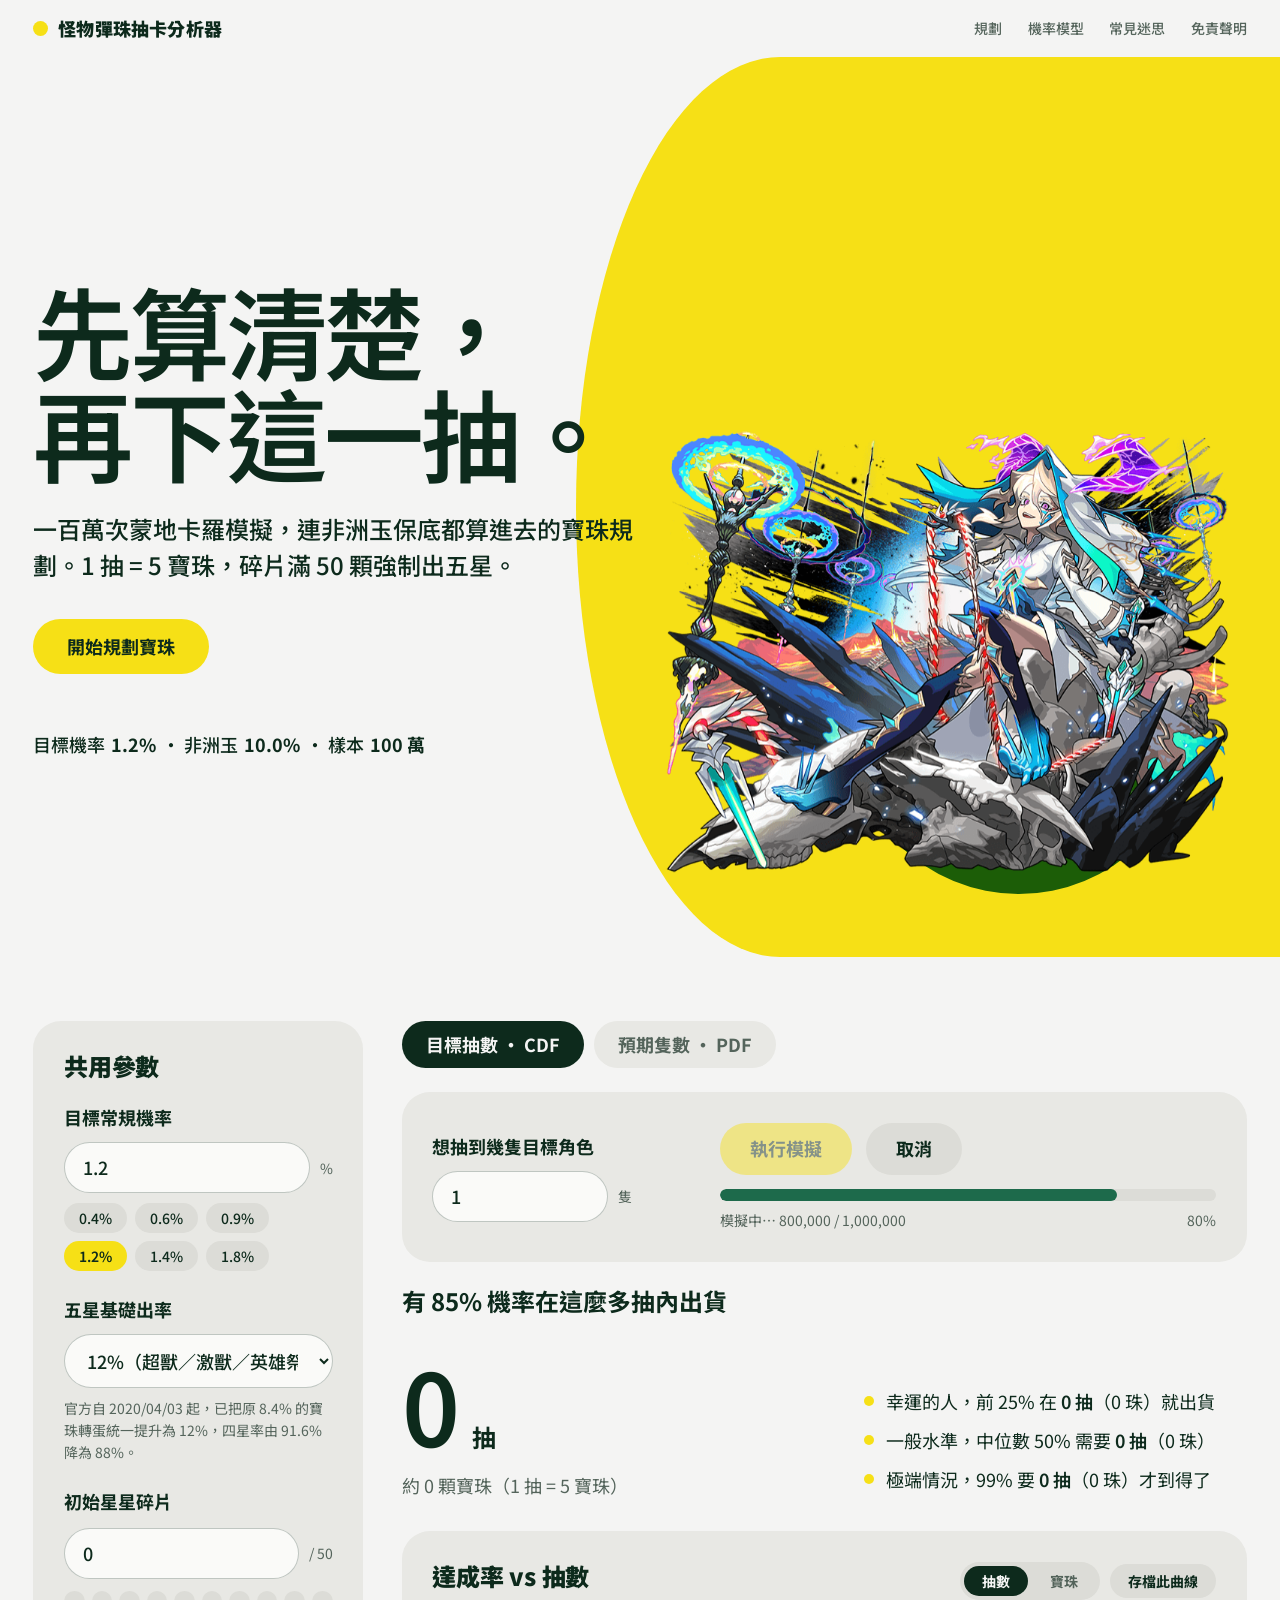
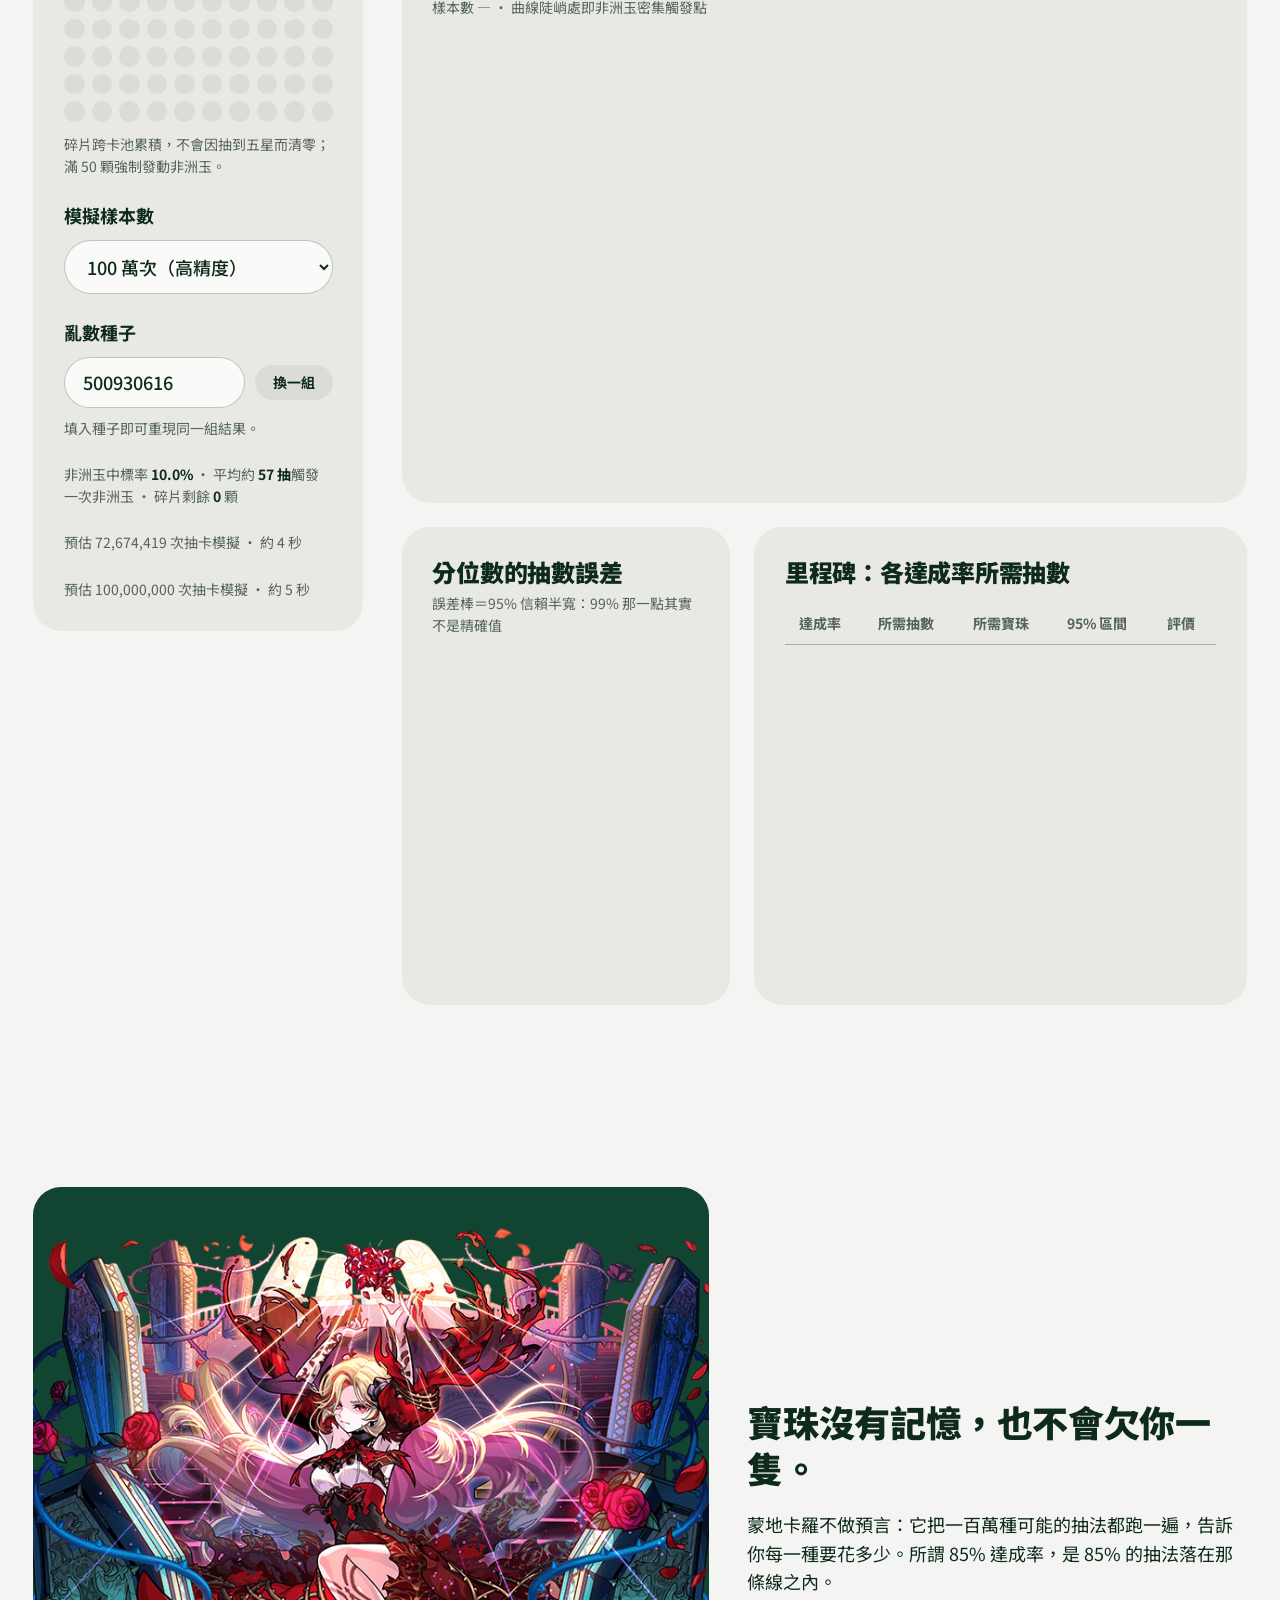
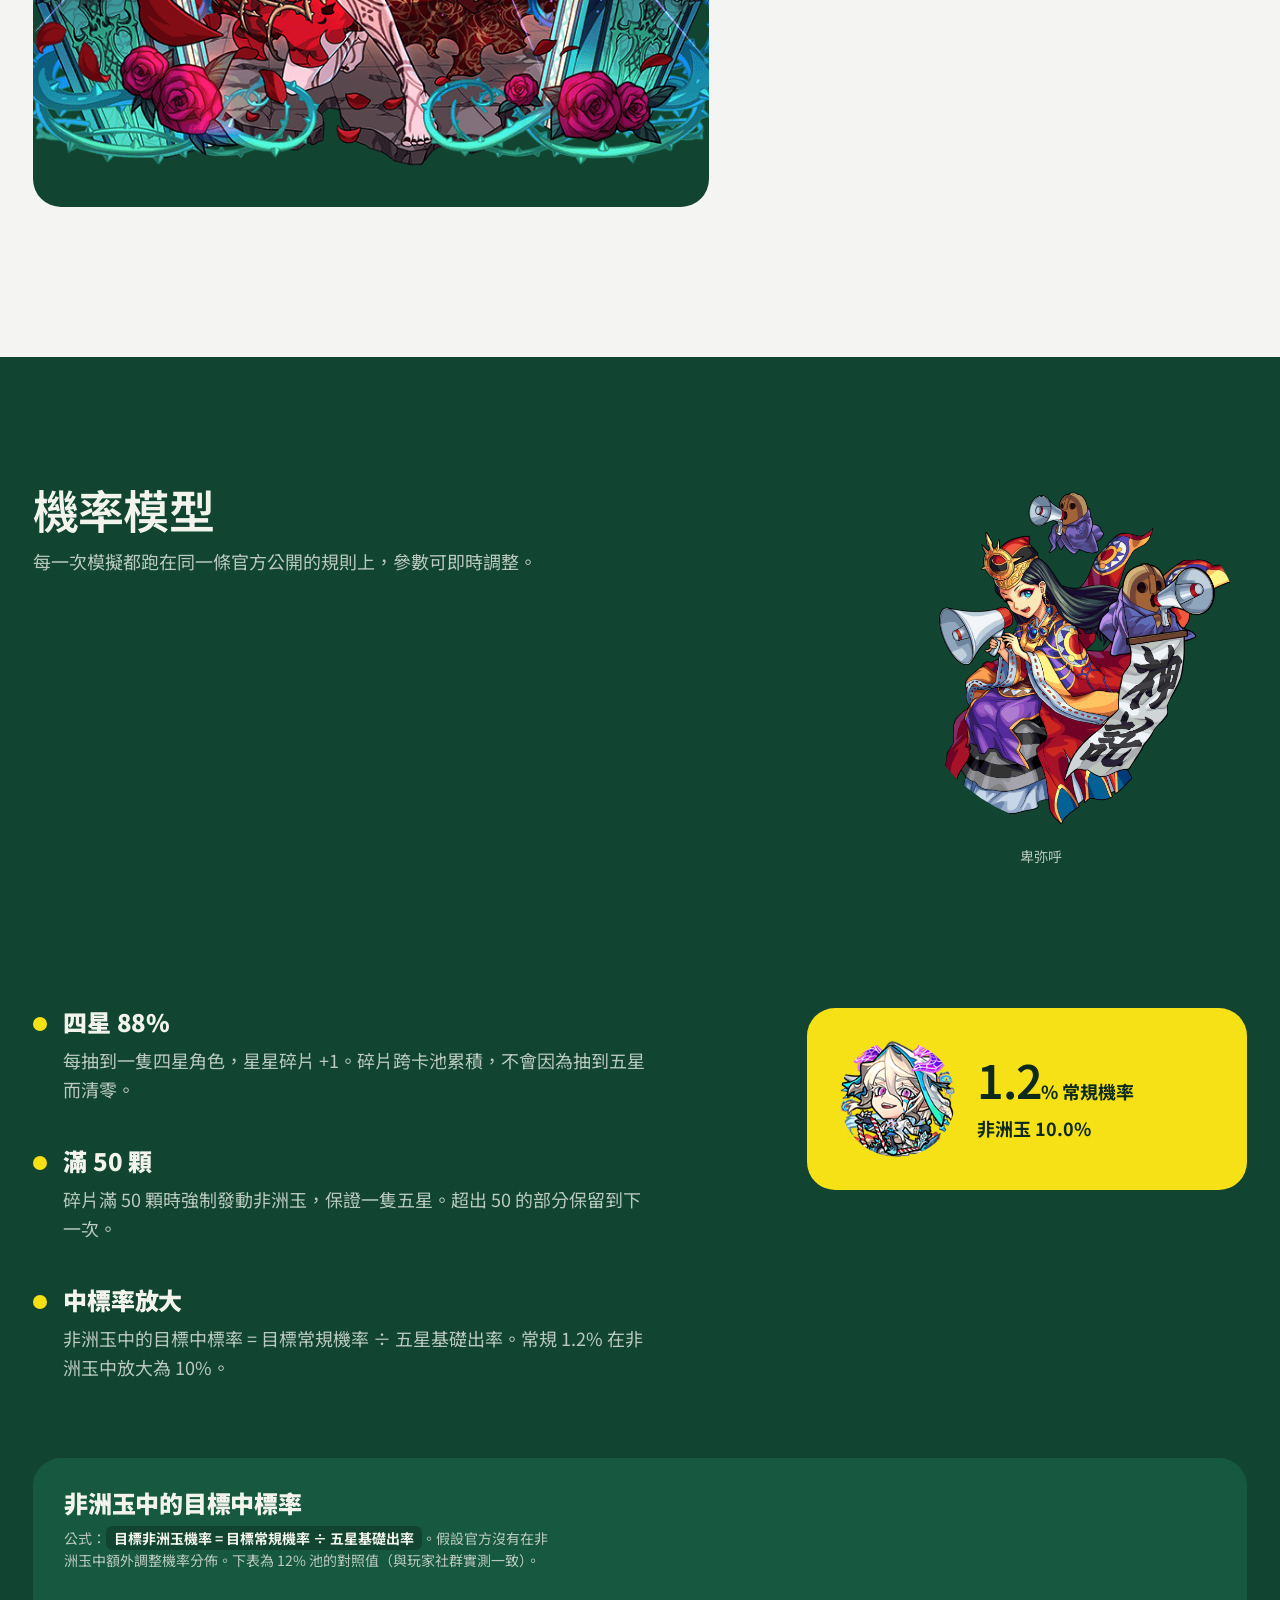
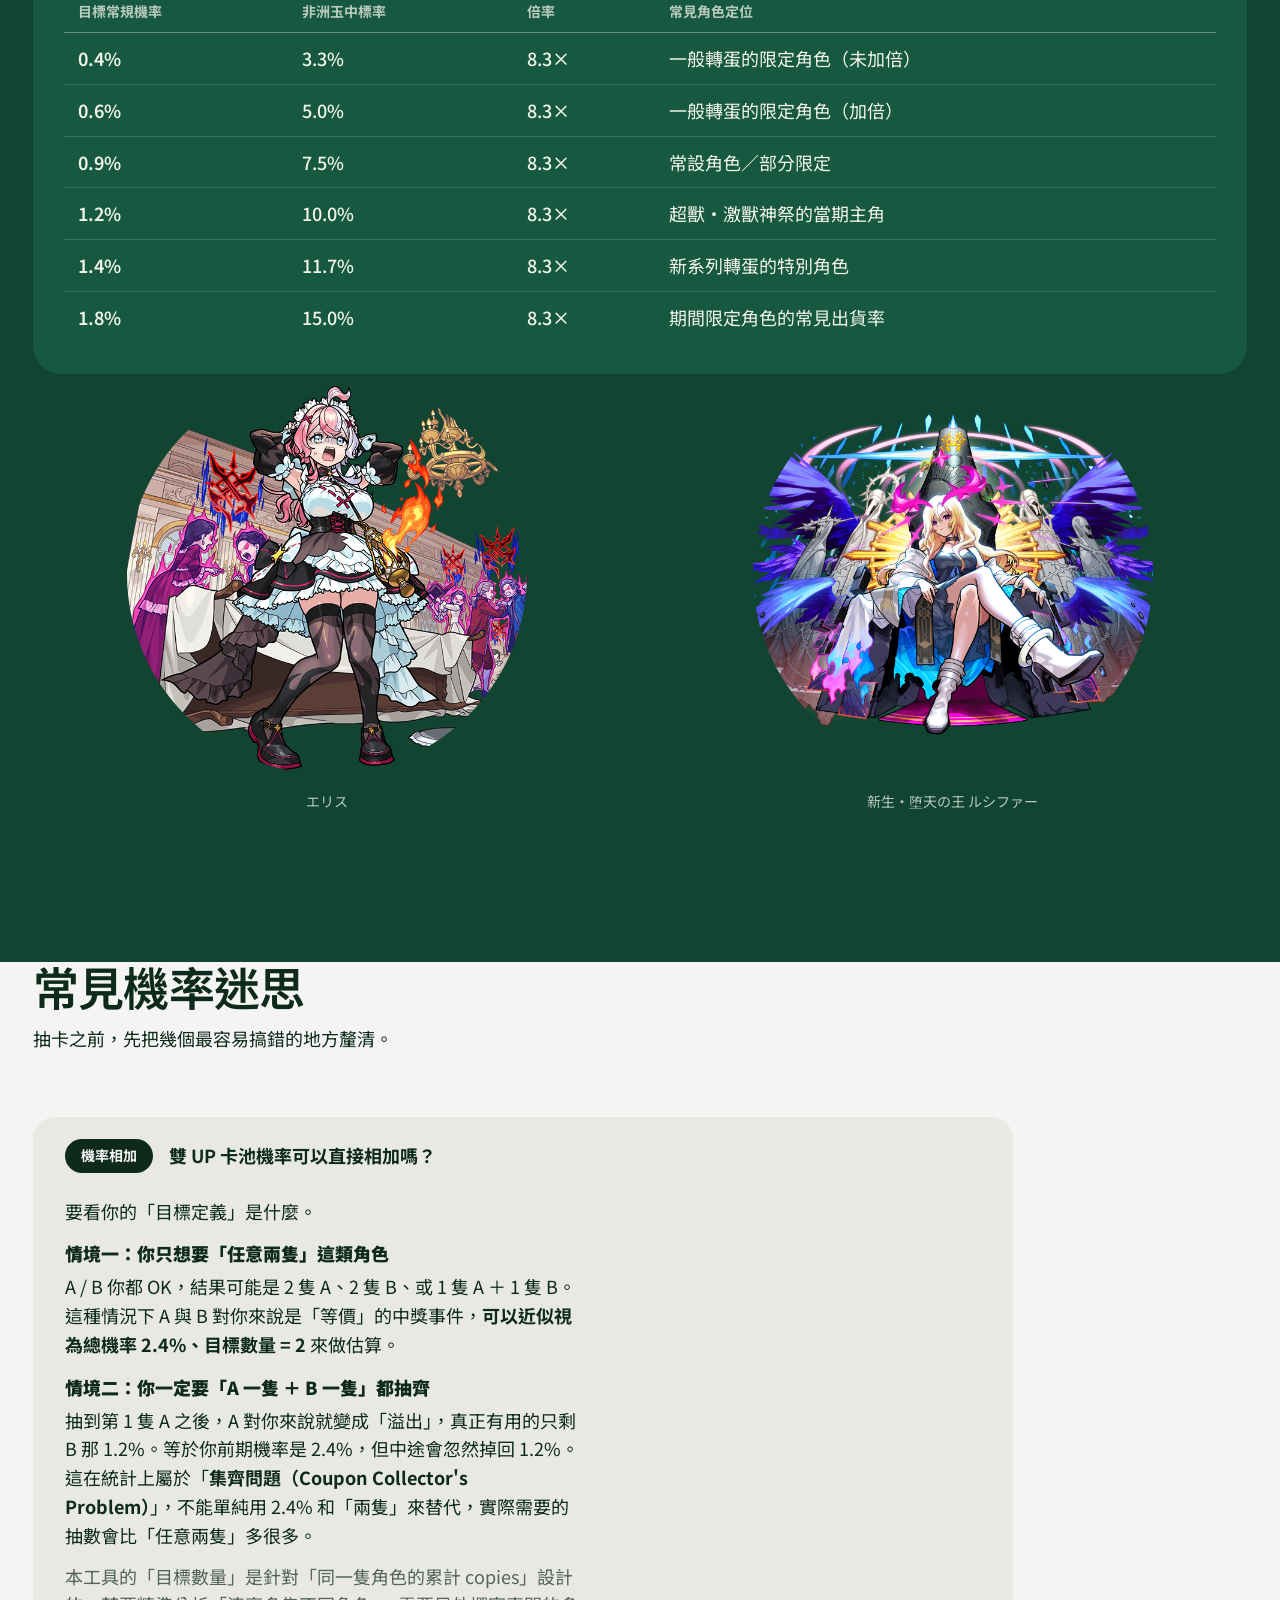
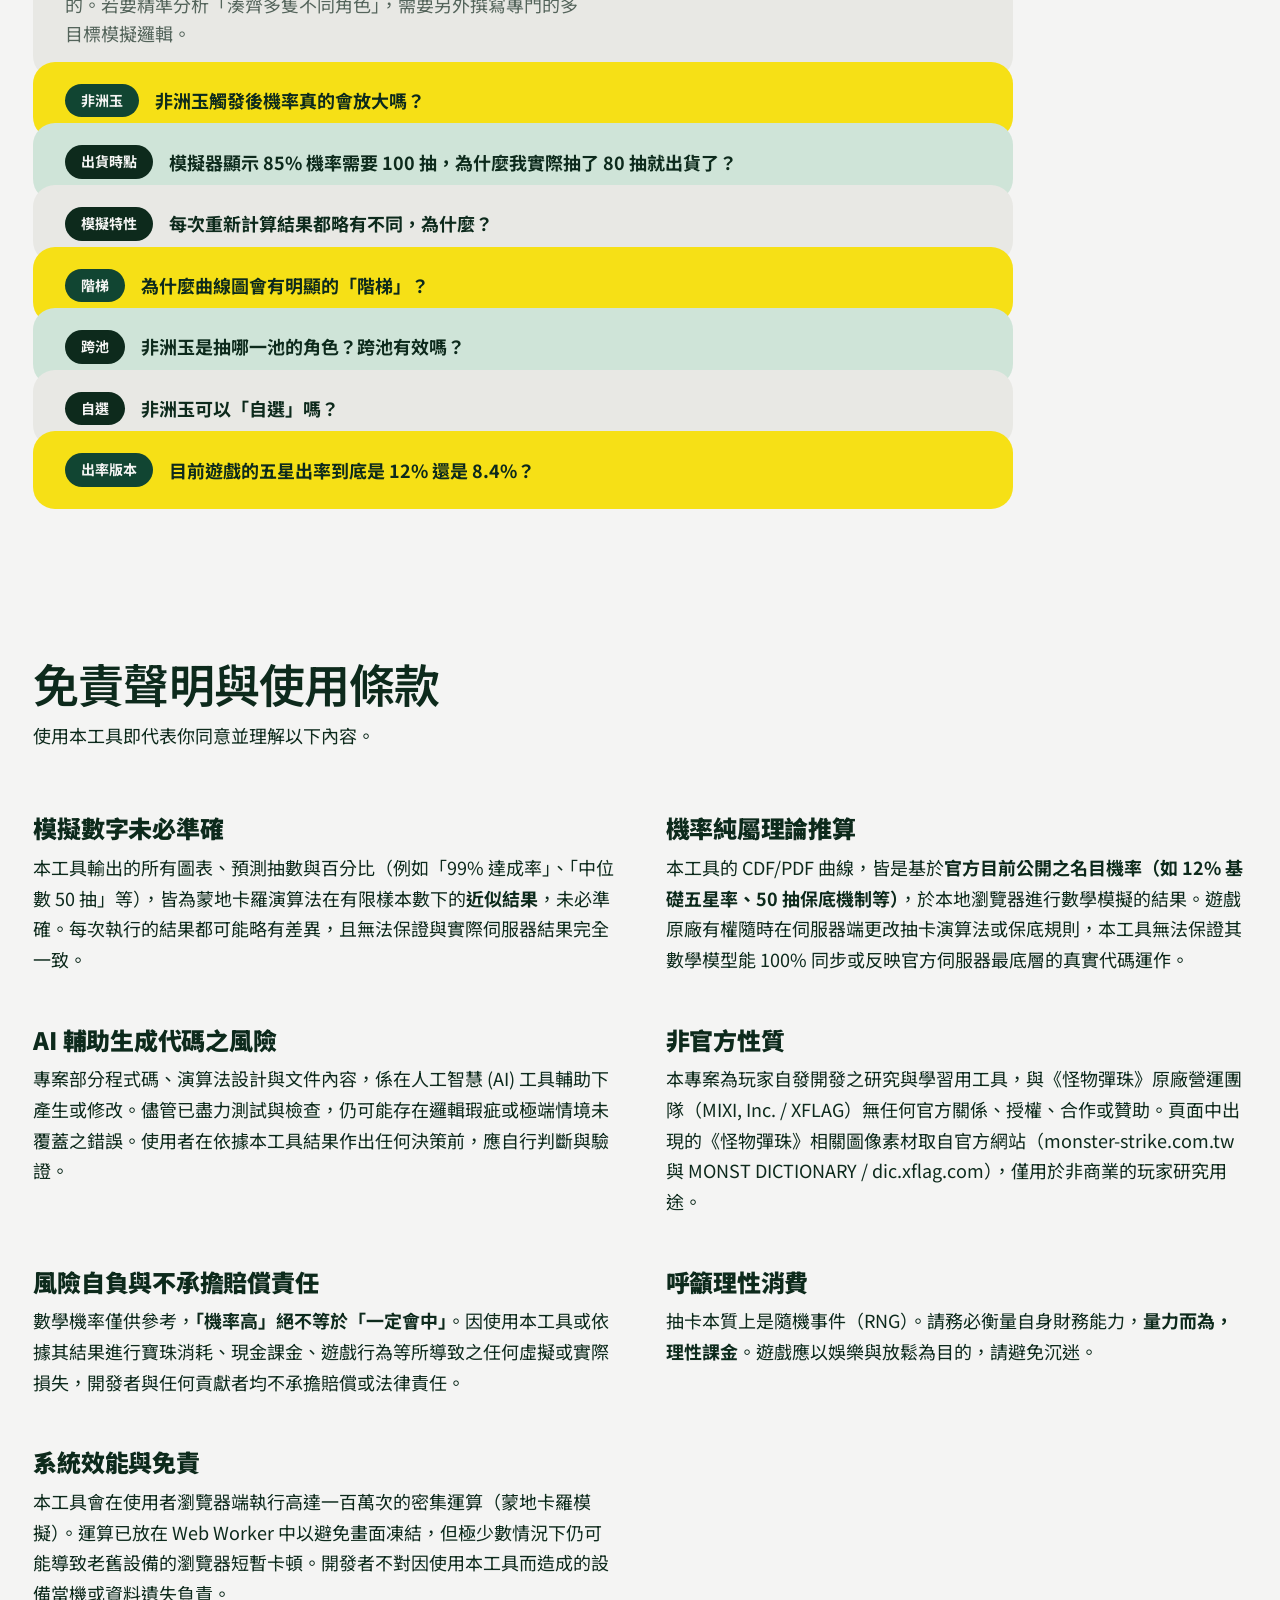
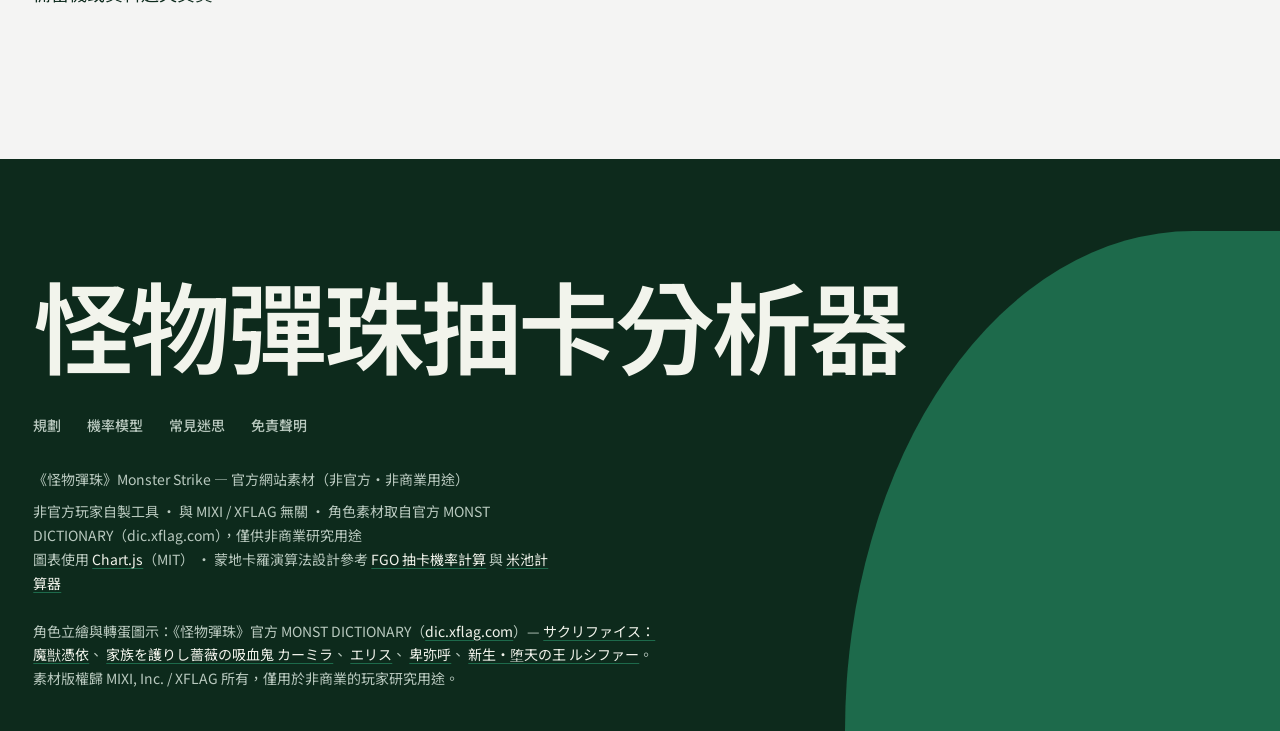
<file: index.html>
<!DOCTYPE html>
<html lang="zh-Hant">
<head>
<meta charset="UTF-8">
<meta name="viewport" content="width=device-width, initial-scale=1.0">
<title>怪物彈珠抽卡分析器 — 蒙地卡羅寶珠資源規劃</title>
<meta name="description" content="《怪物彈珠》進階抽卡預測工具。以蒙地卡羅方法在瀏覽器端執行 100 萬次模擬，計算含「非洲玉」保底機制的抽卡機率分佈，協助你規劃寶珠資源。">
<meta name="theme-color" content="#f6f6f2">
<link rel="icon" href="assets/favicon.svg" type="image/svg+xml">
<link rel="preconnect" href="https://fonts.googleapis.com">
<link rel="preconnect" href="https://fonts.gstatic.com" crossorigin>
<link rel="stylesheet" href="https://fonts.googleapis.com/css2?family=Noto+Sans+TC:wght@400;500;700;900&display=swap">
<link rel="preconnect" href="https://api.fontshare.com">
<link rel="preconnect" href="https://cdn.fontshare.com" crossorigin>
<link href="https://api.fontshare.com/v2/css?f[]=chillax@400,500,600&display=swap" rel="stylesheet">
<link rel="stylesheet" href="ui.css">
</head>
<body>

<header class="topbar">
  <a class="brand" href="#top"><span class="brand-dot" aria-hidden="true"></span>怪物彈珠抽卡分析器</a>
  <nav class="topnav" aria-label="主要導覽">
    <a href="#dash">規劃</a>
    <a href="#model">機率模型</a>
    <a href="#faq">常見迷思</a>
    <a href="#legal">免責聲明</a>
  </nav>
</header>

<main id="top">

  <!-- ============================ 首屏 ============================ -->
  <section class="hero">
    <div class="hero-shape hero-shape-orb" aria-hidden="true"></div>
    <div class="hero-shape hero-shape-jade" aria-hidden="true"></div>
    <img class="hero-monster" src="assets/ms-6815-character.png" width="750" height="668" alt="サクリファイス：魔獣憑依" decoding="async" fetchpriority="high">
    <div class="hero-copy">
      <h1>先算清楚，<br>再下這一抽。</h1>
      <p class="hero-lead">一百萬次蒙地卡羅模擬，連非洲玉保底都算進去的寶珠規劃。1 抽 = 5 寶珠，碎片滿 50 顆強制出五星。</p>
      <a class="btn btn-primary" href="#dash">開始規劃寶珠</a>
      <p class="hero-readout">
        目標機率 <b id="metaRate">1.2%</b>
        <span aria-hidden="true"> · </span>非洲玉 <b id="metaJade">10.0%</b>
        <span aria-hidden="true"> · </span>樣本 <b id="metaIter">100 萬</b>
      </p>
    </div>
  </section>

  <!-- ============================ 儀表板 ============================ -->
  <section class="dash" id="dash">
    <aside class="dash-params">
      <div class="panel">
        <h2 class="panel-title">共用參數</h2>

        <div class="field">
          <label for="targetRate">目標常規機率</label>
          <div class="field-inline">
            <input type="number" id="targetRate" value="1.2" min="0.05" max="12" step="0.1" inputmode="decimal">
            <span class="unit">%</span>
          </div>
          <div class="chips" id="ratePresets">
            <button type="button" class="chip" data-rate="0.4">0.4%</button>
            <button type="button" class="chip" data-rate="0.6">0.6%</button>
            <button type="button" class="chip" data-rate="0.9">0.9%</button>
            <button type="button" class="chip" data-rate="1.2">1.2%</button>
            <button type="button" class="chip" data-rate="1.4">1.4%</button>
            <button type="button" class="chip" data-rate="1.8">1.8%</button>
          </div>
        </div>

        <div class="field">
          <label for="baseRate">五星基礎出率</label>
          <select id="baseRate">
            <option value="12" selected>12%（超獸／激獸／英雄祭）</option>
            <option value="8.4">8.4%（2020 年 4 月前的舊制）</option>
          </select>
          <p class="hint">官方自 2020/04/03 起，已把原 8.4% 的寶珠轉蛋統一提升為 12%，四星率由 91.6% 降為 88%。</p>
        </div>

        <div class="field field-frag">
          <label for="currentShards">初始星星碎片</label>
          <div class="field-inline">
            <input type="number" id="currentShards" value="0" min="0" max="50" step="1" inputmode="numeric">
            <span class="unit">/ 50</span>
          </div>
          <div class="frag-grid" id="shardGrid" role="group" aria-label="星星碎片數量，點選圓點直接設定"></div>
          <p class="hint">碎片跨卡池累積，不會因抽到五星而清零；滿 50 顆強制發動非洲玉。</p>
        </div>

        <div class="field">
          <label for="simCount">模擬樣本數</label>
          <select id="simCount">
            <option value="100000">10 萬次（快速）</option>
            <option value="500000">50 萬次（平衡）</option>
            <option value="1000000" selected>100 萬次（高精度）</option>
            <option value="5000000">500 萬次（需較高硬體效能）</option>
          </select>
        </div>

        <div class="field">
          <label for="seed">亂數種子</label>
          <div class="field-inline">
            <input type="text" id="seed" value="" placeholder="留空 = 每次隨機" spellcheck="false">
            <button type="button" class="btn btn-ghost btn-sm" id="btnSeedRoll" title="產生新種子">換一組</button>
          </div>
          <p class="hint">填入種子即可重現同一組結果。</p>
        </div>

        <p class="hint summary-line" id="setupSummary"></p>
        <p class="work-hint" id="workEstimate1"></p>
        <p class="work-hint" id="workEstimate2"></p>
      </div>
    </aside>

    <div class="dash-main">
      <div class="dash-tabs" role="tablist" aria-label="分析模式">
        <button class="dash-tab active" role="tab" aria-selected="true" data-view="view1">目標抽數 · CDF</button>
        <button class="dash-tab" role="tab" aria-selected="false" data-view="view2">預期隻數 · PDF</button>
      </div>

      <!-- ---------------------- 模式一 ---------------------- -->
      <div class="dash-view" id="view1">
        <div class="panel dash-control">
          <div class="dash-control-left">
            <label for="targetCopies">想抽到幾隻目標角色</label>
            <div class="field-inline">
              <input type="number" id="targetCopies" value="1" min="1" max="20" step="1" inputmode="numeric">
              <span class="unit">隻</span>
            </div>
          </div>
          <div class="dash-control-right">
            <button class="btn btn-primary" id="btnMode1">執行模擬</button>
            <button class="btn btn-ghost" id="btnCancel1" hidden>取消</button>
            <div class="progress" id="progress1" hidden>
              <div class="progress-track"><div class="progress-fill" id="progressFill1"></div></div>
              <div class="progress-text"><span id="progressText1">運算中…</span><span id="progressPct1">0%</span></div>
            </div>
          </div>
        </div>

        <div id="mode1Results" class="results" hidden>
          <div class="hero-stat">
            <div class="hero-stat-figure">
              <h3>有 85% 機率在這麼多抽內出貨</h3>
              <p class="stat-value"><span data-count id="stat85">0</span><span class="stat-unit">抽</span></p>
              <p class="stat-sub">約 <span id="stat85Orbs">0</span> 顆寶珠（1 抽 = 5 寶珠）</p>
            </div>
            <ul class="stat-others">
              <li>幸運的人，前 25% 在 <b><span data-count id="stat25">0</span> 抽</b>（<span id="stat25Orbs">0</span> 珠）就出貨</li>
              <li>一般水準，中位數 50% 需要 <b><span data-count id="stat50">0</span> 抽</b>（<span id="stat50Orbs">0</span> 珠）</li>
              <li>極端情況，99% 要 <b><span data-count id="stat99">0</span> 抽</b>（<span id="stat99Orbs">0</span> 珠）才到得了</li>
            </ul>
          </div>

          <div class="panel chart-panel">
            <div class="chart-head">
              <div>
                <h3>達成率 vs 抽數</h3>
                <p>樣本數 <span id="dispSimCount1">—</span> · 曲線陡峭處即非洲玉密集觸發點</p>
              </div>
              <div class="chart-tools">
                <div class="seg" role="group" aria-label="X 軸單位">
                  <button class="seg-btn active" data-axis="pulls">抽數</button>
                  <button class="seg-btn" data-axis="orbs">寶珠</button>
                </div>
                <button class="btn btn-ghost btn-sm" id="btnSaveCurve">存檔此曲線</button>
              </div>
            </div>
            <div class="chart-wrap"><canvas id="cdfChart" role="img" aria-label="累積達成率曲線圖"></canvas></div>
            <div class="chart-legend" id="cdfLegend"></div>
            <div class="compare-list" id="compareList" hidden></div>
          </div>

          <div class="grid-2">
            <div class="panel chart-panel">
              <div class="chart-head">
                <div>
                  <h3>分位數的抽數誤差</h3>
                  <p>誤差棒＝95% 信賴半寬：99% 那一點其實不是精確值</p>
                </div>
              </div>
              <div class="chart-wrap chart-wrap-short"><canvas id="ciChart" role="img" aria-label="分位數信賴區間圖"></canvas></div>
            </div>

            <div class="panel table-panel">
              <h3>里程碑：各達成率所需抽數</h3>
              <div class="table-scroll">
                <table class="data-table" id="milestoneTable">
                  <thead>
                    <tr><th>達成率</th><th>所需抽數</th><th>所需寶珠</th><th>95% 區間</th><th>評價</th></tr>
                  </thead>
                  <tbody></tbody>
                </table>
              </div>
            </div>
          </div>

          <div class="model-note" id="mode1Note"></div>
        </div>
      </div>

      <!-- ---------------------- 模式二 ---------------------- -->
      <div class="dash-view" id="view2" hidden>
        <div class="panel dash-control">
          <div class="dash-control-left">
            <label for="simPulls">準備了多少抽</label>
            <div class="field-inline">
              <input type="number" id="simPulls" value="100" min="1" max="5000" step="1" inputmode="numeric">
              <span class="unit">抽</span>
            </div>
            <p class="hint">≈ <strong id="pullsOrbs">500</strong> 顆寶珠（1 抽 = 5 寶珠）</p>
          </div>
          <div class="dash-control-right">
            <button class="btn btn-primary" id="btnMode2">執行模擬</button>
            <button class="btn btn-ghost" id="btnCancel2" hidden>取消</button>
            <div class="progress" id="progress2" hidden>
              <div class="progress-track"><div class="progress-fill" id="progressFill2"></div></div>
              <div class="progress-text"><span id="progressText2">運算中…</span><span id="progressPct2">0%</span></div>
            </div>
          </div>
        </div>

        <div id="mode2Results" class="results" hidden>
          <div class="hero-stat">
            <div class="hero-stat-figure">
              <h3>平均可抽到</h3>
              <p class="stat-value"><span data-count id="resAvg">0.00</span><span class="stat-unit">隻</span></p>
              <p class="stat-sub" id="resAvgCI">95% 區間 —</p>
            </div>
            <ul class="stat-others">
              <li>這段期間平均觸發非洲玉 <b><span data-count id="resJade">0.00</span> 次</b>，每 100 抽約 <span id="resJade100">0.0</span> 次保底五星</li>
            </ul>
          </div>

          <div class="grid-2">
            <div class="panel chart-panel">
              <div class="chart-head">
                <div>
                  <h3>機率密度分佈（PDF）</h3>
                  <p>在 <span id="resPulls2">100</span> 抽之下各個「抽到幾隻」的機率 · 樣本數 <span id="dispSimCount2">—</span></p>
                </div>
              </div>
              <div class="chart-wrap chart-wrap-short"><canvas id="pdfChart" role="img" aria-label="機率密度長條圖"></canvas></div>
            </div>

            <div class="panel chart-panel">
              <div class="chart-head">
                <div>
                  <h3>期望值 vs 抽數</h3>
                  <p>同一條模擬中累積到各抽數時的期望隻數，陰影為 95% 信賴帶</p>
                </div>
              </div>
              <div class="chart-wrap chart-wrap-short"><canvas id="ciChart2" role="img" aria-label="期望值信賴區間圖"></canvas></div>
            </div>
          </div>

          <div class="panel table-panel">
            <h3>分佈明細</h3>
            <div class="table-scroll">
              <table class="data-table" id="distTable">
                <thead>
                  <tr><th>獲得隻數</th><th>出現機率</th><th>比例</th><th>至少 N 隻</th></tr>
                </thead>
                <tbody></tbody>
              </table>
            </div>
          </div>
        </div>
      </div>
    </div>
  </section>

  <!-- ====================== 亂數的一段話 ====================== -->
  <section class="band">
    <figure class="band-media">
      <img src="assets/ms-6809-character.png" width="750" height="668" alt="家族を護りし薔薇の吸血鬼 カーミラ" loading="lazy" decoding="async">
    </figure>
    <div class="band-copy">
      <p class="band-statement">寶珠沒有記憶，也不會欠你一隻。</p>
      <p>蒙地卡羅不做預言：它把一百萬種可能的抽法都跑一遍，告訴你每一種要花多少。所謂 85% 達成率，是 85% 的抽法落在那條線之內。</p>
    </div>
  </section>

  <!-- ========================= 機率模型 ========================= -->
  <section id="model" class="section section-jade">
    <div class="section-head model-head">
      <div>
        <h2>機率模型</h2>
        <p>每一次模擬都跑在同一條官方公開的規則上，參數可即時調整。</p>
      </div>
      <figure class="model-art">
        <img src="assets/ms-1387-character.png" width="750" height="668" alt="卑弥呼" loading="lazy" decoding="async">
        <figcaption>卑弥呼</figcaption>
      </figure>
    </div>

    <div class="model-grid-2">
      <ol class="model-flow">
        <li>
          <h3>四星 88%</h3>
          <p>每抽到一隻四星角色，星星碎片 +1。碎片跨卡池累積，不會因為抽到五星而清零。</p>
        </li>
        <li>
          <h3>滿 50 顆</h3>
          <p>碎片滿 50 顆時強制發動非洲玉，保證一隻五星。超出 50 的部分保留到下一次。</p>
        </li>
        <li>
          <h3>中標率放大</h3>
          <p>非洲玉中的目標中標率 = 目標常規機率 ÷ 五星基礎出率。常規 1.2% 在非洲玉中放大為 10%。</p>
        </li>
      </ol>

      <aside class="target-card" aria-label="目前設定的目標角色">
        <h3 class="sr-only">目前設定的目標角色</h3>
        <img class="target-card-art" src="assets/ms-6815-ball.png" width="150" height="150" alt="サクリファイス：魔獣憑依" loading="lazy" decoding="async">
        <div class="target-card-body">
          <p class="target-card-rate"><span id="cardRate">1.2</span><span class="target-card-rate-unit">% 常規機率</span></p>
          <p class="target-card-jade">非洲玉 <span id="cardJade">10.0</span>%</p>
        </div>
      </aside>
    </div>

    <div class="panel table-panel">
      <h3>非洲玉中的目標中標率</h3>
      <p class="panel-lead">公式：<code>目標非洲玉機率 = 目標常規機率 ÷ 五星基礎出率</code>。假設官方沒有在非洲玉中額外調整機率分佈。下表為 12% 池的對照值（與玩家社群實測一致）。</p>
      <div class="table-scroll">
        <table class="data-table" id="jadeTable">
          <thead>
            <tr><th>目標常規機率</th><th>非洲玉中標率</th><th>倍率</th><th>常見角色定位</th></tr>
          </thead>
          <tbody></tbody>
        </table>
      </div>
    </div>

    <div class="archival-row">
      <figure class="archival archival-met">
        <img src="assets/ms-6673-character.png" width="750" height="668" alt="エリス" loading="lazy" decoding="async">
        <figcaption>エリス</figcaption>
      </figure>
      <figure class="archival archival-crespi">
        <img src="assets/ms-6383-character.png" width="750" height="668" alt="新生・堕天の王 ルシファー" loading="lazy" decoding="async">
        <figcaption>新生・堕天の王 ルシファー</figcaption>
      </figure>
    </div>
  </section>

  <!-- ============================ FAQ ============================ -->
  <section id="faq" class="section">
    <div class="section-head">
      <h2>常見機率迷思</h2>
      <p>抽卡之前，先把幾個最容易搞錯的地方釐清。</p>
    </div>

    <div class="faq-list">
      <details class="faq-item" open>
        <summary><span class="faq-tab">機率相加</span>雙 UP 卡池機率可以直接相加嗎？</summary>
        <div class="faq-body">
          <p>要看你的「目標定義」是什麼。</p>
          <h4>情境一：你只想要「任意兩隻」這類角色</h4>
          <p>A / B 你都 OK，結果可能是 2 隻 A、2 隻 B、或 1 隻 A ＋ 1 隻 B。這種情況下 A 與 B 對你來說是「等價」的中獎事件，<strong>可以近似視為總機率 2.4%、目標數量 = 2</strong> 來做估算。</p>
          <h4>情境二：你一定要「A 一隻 ＋ B 一隻」都抽齊</h4>
          <p>抽到第 1 隻 A 之後，A 對你來說就變成「溢出」，真正有用的只剩 B 那 1.2%。等於你前期機率是 2.4%，但中途會忽然掉回 1.2%。這在統計上屬於「<strong>集齊問題（Coupon Collector's Problem）</strong>」，不能單純用 2.4% 和「兩隻」來替代，實際需要的抽數會比「任意兩隻」多很多。</p>
          <p class="faq-note">本工具的「目標數量」是針對「同一隻角色的累計 copies」設計的。若要精準分析「湊齊多隻不同角色」，需要另外撰寫專門的多目標模擬邏輯。</p>
        </div>
      </details>

      <details class="faq-item">
        <summary><span class="faq-tab">非洲玉</span>非洲玉觸發後機率真的會放大嗎？</summary>
        <div class="faq-body">
          <p><strong>是的，邏輯是這樣的：</strong>常規一抽中，五星只有 12%，也就是「每 12 抽才會有 1 隻五星」，而那隻五星的機率分母是 12%。</p>
          <p>非洲玉是 <strong>100% 必定出五星</strong>，所以同一個目標角色在非洲玉中的機率被放大為：</p>
          <p class="formula">目標非洲玉機率 = 目標常規機率 ÷ 五星基礎出率 = 1.2% ÷ 12% = <strong>10%</strong></p>
          <p>也就是一抽非洲玉的期望收益，等於常規抽 8.3 抽的目標產出量。</p>
          <p class="faq-note">注意：這假設官方沒有在非洲玉中「額外調整」機率分佈。</p>
        </div>
      </details>

      <details class="faq-item">
        <summary><span class="faq-tab">出貨時點</span>模擬器顯示 85% 機率需要 100 抽，為什麼我實際抽了 80 抽就出貨了？</summary>
        <div class="faq-body">
          <p><strong>完全正常！</strong>模擬器計算的是「大數法則下的分佈」，不是「您一定會抽到」。</p>
          <p>85% 達成率的意思是：有 85% 的人在 100 抽之內出貨，剩下 15% 的人要更久。你抽 80 抽就出貨，代表你落在那 85% 裡面，恭喜，你比大多數人幸運。</p>
        </div>
      </details>

      <details class="faq-item">
        <summary><span class="faq-tab">模擬特性</span>每次重新計算結果都略有不同，為什麼？</summary>
        <div class="faq-body">
          <p><strong>這是蒙地卡羅方法的特性！</strong>每次計算都會重新抽取大量隨機樣本，樣本數有限時，抽到罕見事件的機率就會有小幅波動。</p>
          <p>想要完全相同的結果？在參數區的「亂數種子」填入同一組數字即可重現；樣本數拉越高，數值收斂得越快（10 萬次與 500 萬次的差異通常在 1～2 抽以內）。圖表中的「95% 信賴區間」就是用來量化這個誤差的。</p>
        </div>
      </details>

      <details class="faq-item">
        <summary><span class="faq-tab">階梯</span>為什麼曲線圖會有明顯的「階梯」？</summary>
        <div class="faq-body">
          <p><strong>這就是非洲玉保底機制的數學特徵！</strong></p>
          <p>曲線在平緩處慢慢上升（四星的碎片慢慢累積），到了碎片滿 50 的位置，非洲玉強制發動，該抽數之後出現目標的機率會瞬間拉高，於是曲線出現一段陡升。階梯的間距大約是 50 ÷ 0.88 ≈ 57 抽，這也是「平均 57 連（285 珠）觸發一次非洲玉」的由來。</p>
        </div>
      </details>

      <details class="faq-item">
        <summary><span class="faq-tab">跨池</span>非洲玉是抽哪一池的角色？跨池有效嗎？</summary>
        <div class="faq-body">
          <p>官方公告寫得很清楚：<strong>非洲玉（星之玉轉蛋）出現的角色，與「蒐集到第 50 顆碎片當下所抽的那個池子」相同</strong>。</p>
          <p>所以它是可以跨池使用的：你可以刻意在 48/50 或 49/50 的狀態下停手，等到心儀的卡池（通常是超獸／激獸神祭）開啟時再把非洲玉用掉，這是本工具之外最實用的操作技巧之一。</p>
          <p class="faq-note">注意：本工具的模擬無法預測「碎片滿 50 的當下你在哪一池」，因此非洲玉一律以你設定的目標機率計算，屬於簡化模型。</p>
        </div>
      </details>

      <details class="faq-item">
        <summary><span class="faq-tab">自選</span>非洲玉可以「自選」嗎？</summary>
        <div class="faq-body">
          <p>可以，而且有隱藏機制。依玩家社群的統計：<strong>同一個池子連續觸發 3 顆非洲玉後，第 4 顆起有機會出現「自選」（可指定想抽的角色）</strong>。</p>
          <ul>
            <li>第 4 顆：自選機率約 <strong>16.7～17%</strong></li>
            <li>第 6 顆或之後：約 <strong>25%</strong></li>
            <li>出自選後計數會 reset，需重新累積</li>
          </ul>
          <p>若要靠自選拼特定角色，社群建議至少準備 1,000 珠以上（以 285 珠一顆非洲玉換算，約能累積 3～4 顆）。</p>
          <p class="faq-note">自選機率屬於官方未公開的隱藏機制，上述數值來自玩家實測統計，僅供參考；本工具的模擬未納入自選機率。</p>
        </div>
      </details>

      <details class="faq-item">
        <summary><span class="faq-tab">出率版本</span>目前遊戲的五星出率到底是 12% 還是 8.4%？</summary>
        <div class="faq-body">
          <p>兩者都存在，但<strong>現行版本以 12% 為主</strong>：</p>
          <ul>
            <li><strong>12%</strong>：超獸神祭、激獸神祭、英雄祭等「祭」池；官方自 2020/04/03 起，也把原本 8.4% 的寶珠轉蛋統一提升為 12%（四星率由 91.6% 降為 88%）。</li>
            <li><strong>8.4%</strong>：2020 年 4 月之前的舊制，以及部分特殊轉蛋（星塵／特玉等）仍可能見到接近 8.4% 的配置。</li>
          </ul>
          <p>本工具的「五星基礎出率」可切換兩者：切到 8.4% 時碎片累積會更快（四星率 91.6%），非洲玉平均間隔也會跟著縮短。</p>
          <p class="faq-note">另外提醒：限定的機率會隨「限定角色是否加倍」而變動（加倍 0.6%、未加倍 0.4%），常設與期間限定角色則常見 0.9% / 1.2% / 1.4% / 1.8%，本工具的預設按鈕已把這些常見值一併收錄。</p>
        </div>
      </details>
    </div>
  </section>

  <!-- ========================= 免責聲明 ========================= -->
  <section id="legal" class="section">
    <div class="section-head">
      <h2>免責聲明與使用條款</h2>
      <p>使用本工具即代表你同意並理解以下內容。</p>
    </div>

    <div class="legal-grid">
      <article>
        <h3>模擬數字未必準確</h3>
        <p>本工具輸出的所有圖表、預測抽數與百分比（例如「99% 達成率」、「中位數 50 抽」等），皆為蒙地卡羅演算法在有限樣本數下的<strong>近似結果</strong>，未必準確。每次執行的結果都可能略有差異，且無法保證與實際伺服器結果完全一致。</p>
      </article>
      <article>
        <h3>機率純屬理論推算</h3>
        <p>本工具的 CDF/PDF 曲線，皆是基於<strong>官方目前公開之名目機率（如 12% 基礎五星率、50 抽保底機制等）</strong>，於本地瀏覽器進行數學模擬的結果。遊戲原廠有權隨時在伺服器端更改抽卡演算法或保底規則，本工具無法保證其數學模型能 100% 同步或反映官方伺服器最底層的真實代碼運作。</p>
      </article>
      <article>
        <h3>AI 輔助生成代碼之風險</h3>
        <p>專案部分程式碼、演算法設計與文件內容，係在人工智慧 (AI) 工具輔助下產生或修改。儘管已盡力測試與檢查，仍可能存在邏輯瑕疵或極端情境未覆蓋之錯誤。使用者在依據本工具結果作出任何決策前，應自行判斷與驗證。</p>
      </article>
      <article>
        <h3>非官方性質</h3>
        <p>本專案為玩家自發開發之研究與學習用工具，與《怪物彈珠》原廠營運團隊（MIXI, Inc. / XFLAG）無任何官方關係、授權、合作或贊助。頁面中出現的《怪物彈珠》相關圖像素材取自官方網站（monster-strike.com.tw 與 MONST DICTIONARY / dic.xflag.com），僅用於非商業的玩家研究用途。</p>
      </article>
      <article>
        <h3>風險自負與不承擔賠償責任</h3>
        <p>數學機率僅供參考，<strong>「機率高」絕不等於「一定會中」</strong>。因使用本工具或依據其結果進行寶珠消耗、現金課金、遊戲行為等所導致之任何虛擬或實際損失，開發者與任何貢獻者均不承擔賠償或法律責任。</p>
      </article>
      <article>
        <h3>呼籲理性消費</h3>
        <p>抽卡本質上是隨機事件（RNG）。請務必衡量自身財務能力，<strong>量力而為，理性課金</strong>。遊戲應以娛樂與放鬆為目的，請避免沉迷。</p>
      </article>
      <article>
        <h3>系統效能與免責</h3>
        <p>本工具會在使用者瀏覽器端執行高達一百萬次的密集運算（蒙地卡羅模擬）。運算已放在 Web Worker 中以避免畫面凍結，但極少數情況下仍可能導致老舊設備的瀏覽器短暫卡頓。開發者不對因使用本工具而造成的設備當機或資料遺失負責。</p>
      </article>
    </div>
  </section>

</main>

<footer class="site-footer">
  <div class="footer-mark" aria-hidden="true"></div>
  <div class="footer-inner">
    <p class="footer-name">怪物彈珠抽卡分析器</p>
    <nav class="footer-nav" aria-label="頁尾導覽">
      <a href="#dash">規劃</a>
      <a href="#model">機率模型</a>
      <a href="#faq">常見迷思</a>
      <a href="#legal">免責聲明</a>
    </nav>
    <p class="footer-brand">
      <span>《怪物彈珠》Monster Strike — 官方網站素材（非官方・非商業用途）</span>
    </p>
    <p class="footer-note">
      非官方玩家自製工具 · 與 MIXI / XFLAG 無關 · 角色素材取自官方 MONST DICTIONARY（dic.xflag.com），僅供非商業研究用途<br>
      圖表使用 <a href="https://www.chartjs.org/" target="_blank" rel="noopener">Chart.js</a>（MIT） ·
      蒙地卡羅演算法設計參考 <a href="https://fgo-friend.illya.tw/strange-tool/gashapon-p-calc" target="_blank" rel="noopener">FGO 抽卡機率計算</a> 與 <a href="https://gino8246.github.io/Gacha_Simulator/" target="_blank" rel="noopener">米池計算器</a>
    </p>
    <p class="footer-credits">
      角色立繪與轉蛋圖示：《怪物彈珠》官方 MONST DICTIONARY（<a href="https://dic.xflag.com/monsterstrike/" target="_blank" rel="noopener">dic.xflag.com</a>）—
      <a href="https://dic.xflag.com/monsterstrike/character/6815/" target="_blank" rel="noopener">サクリファイス：魔獣憑依</a>、
      <a href="https://dic.xflag.com/monsterstrike/character/6809/" target="_blank" rel="noopener">家族を護りし薔薇の吸血鬼 カーミラ</a>、
      <a href="https://dic.xflag.com/monsterstrike/character/6673/" target="_blank" rel="noopener">エリス</a>、
      <a href="https://dic.xflag.com/monsterstrike/character/1387/" target="_blank" rel="noopener">卑弥呼</a>、
      <a href="https://dic.xflag.com/monsterstrike/character/6383/" target="_blank" rel="noopener">新生・堕天の王 ルシファー</a>。
      素材版權歸 MIXI, Inc. / XFLAG 所有，僅用於非商業的玩家研究用途。
    </p>
  </div>
</footer>

<script src="assets/vendor/chart.umd.js"></script>
<script src="sim-core.js"></script>
<script src="logic.js"></script>
</body>
</html>
</file>
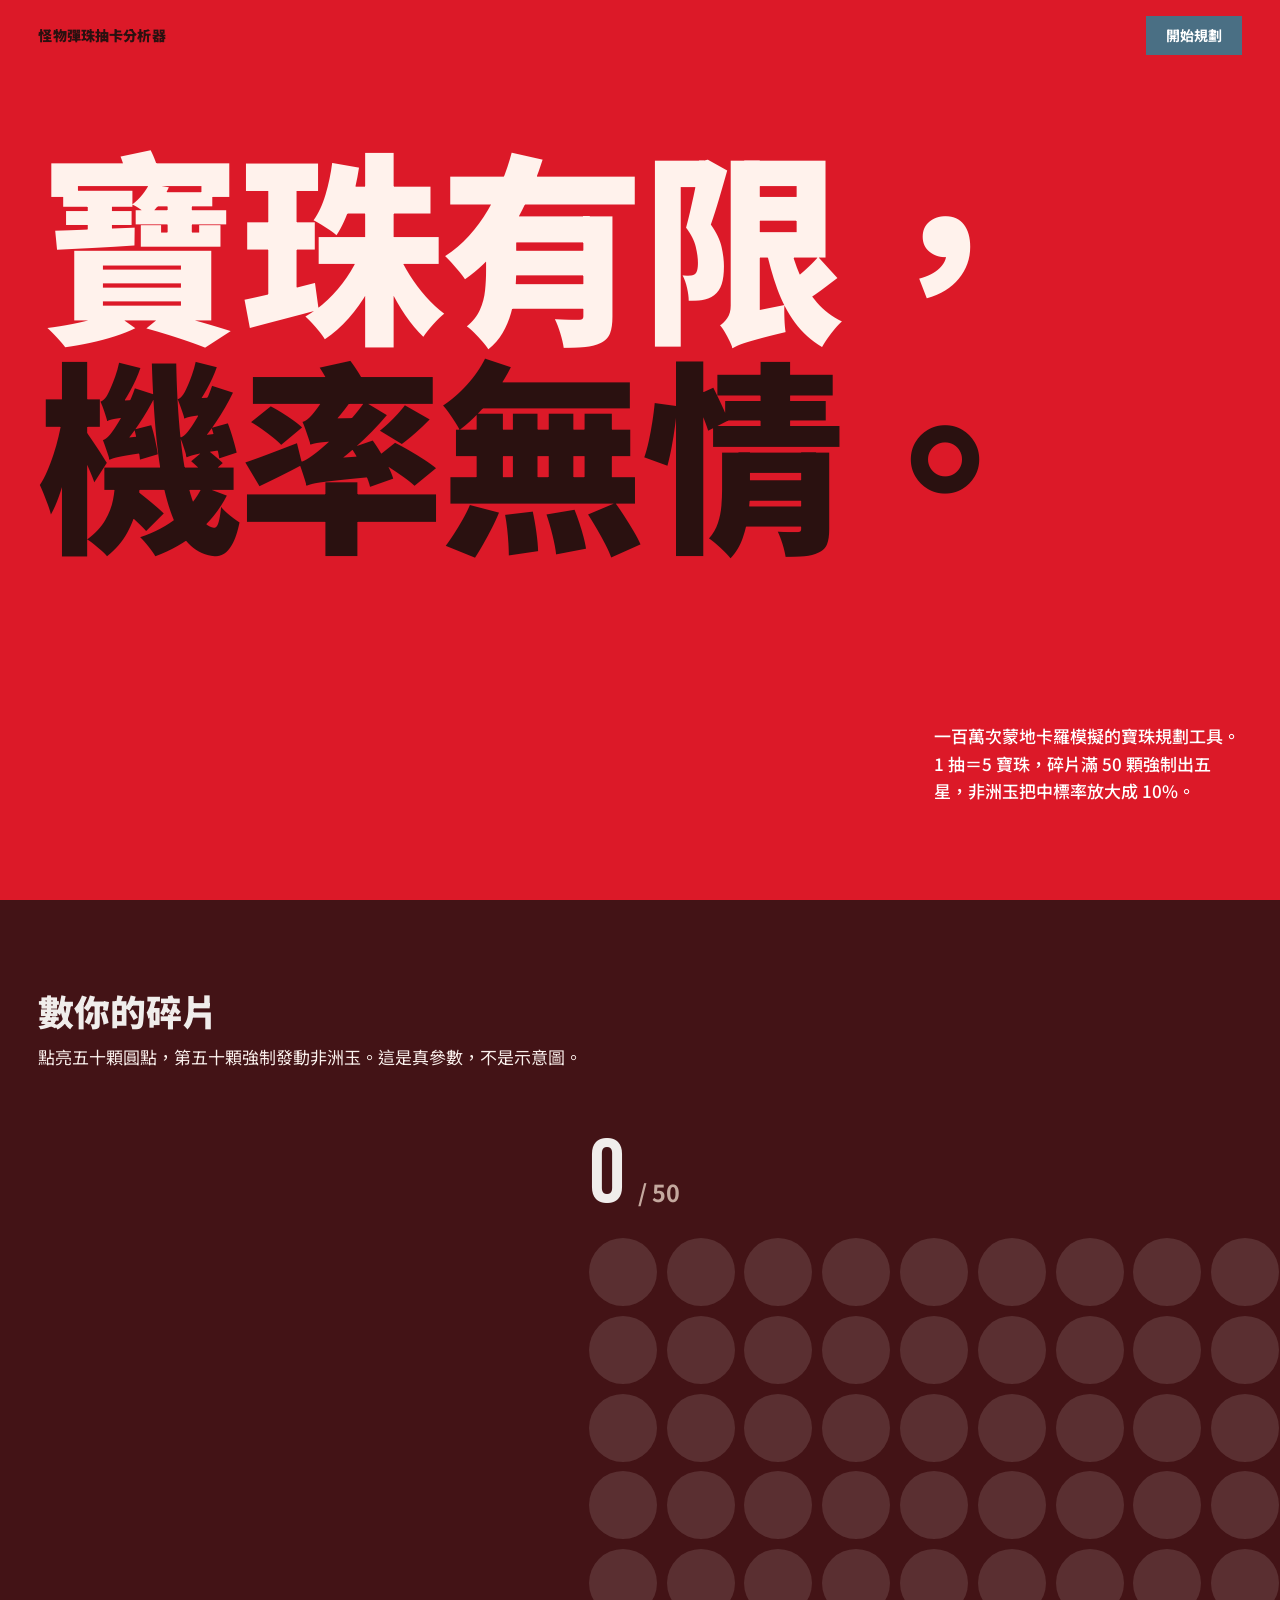
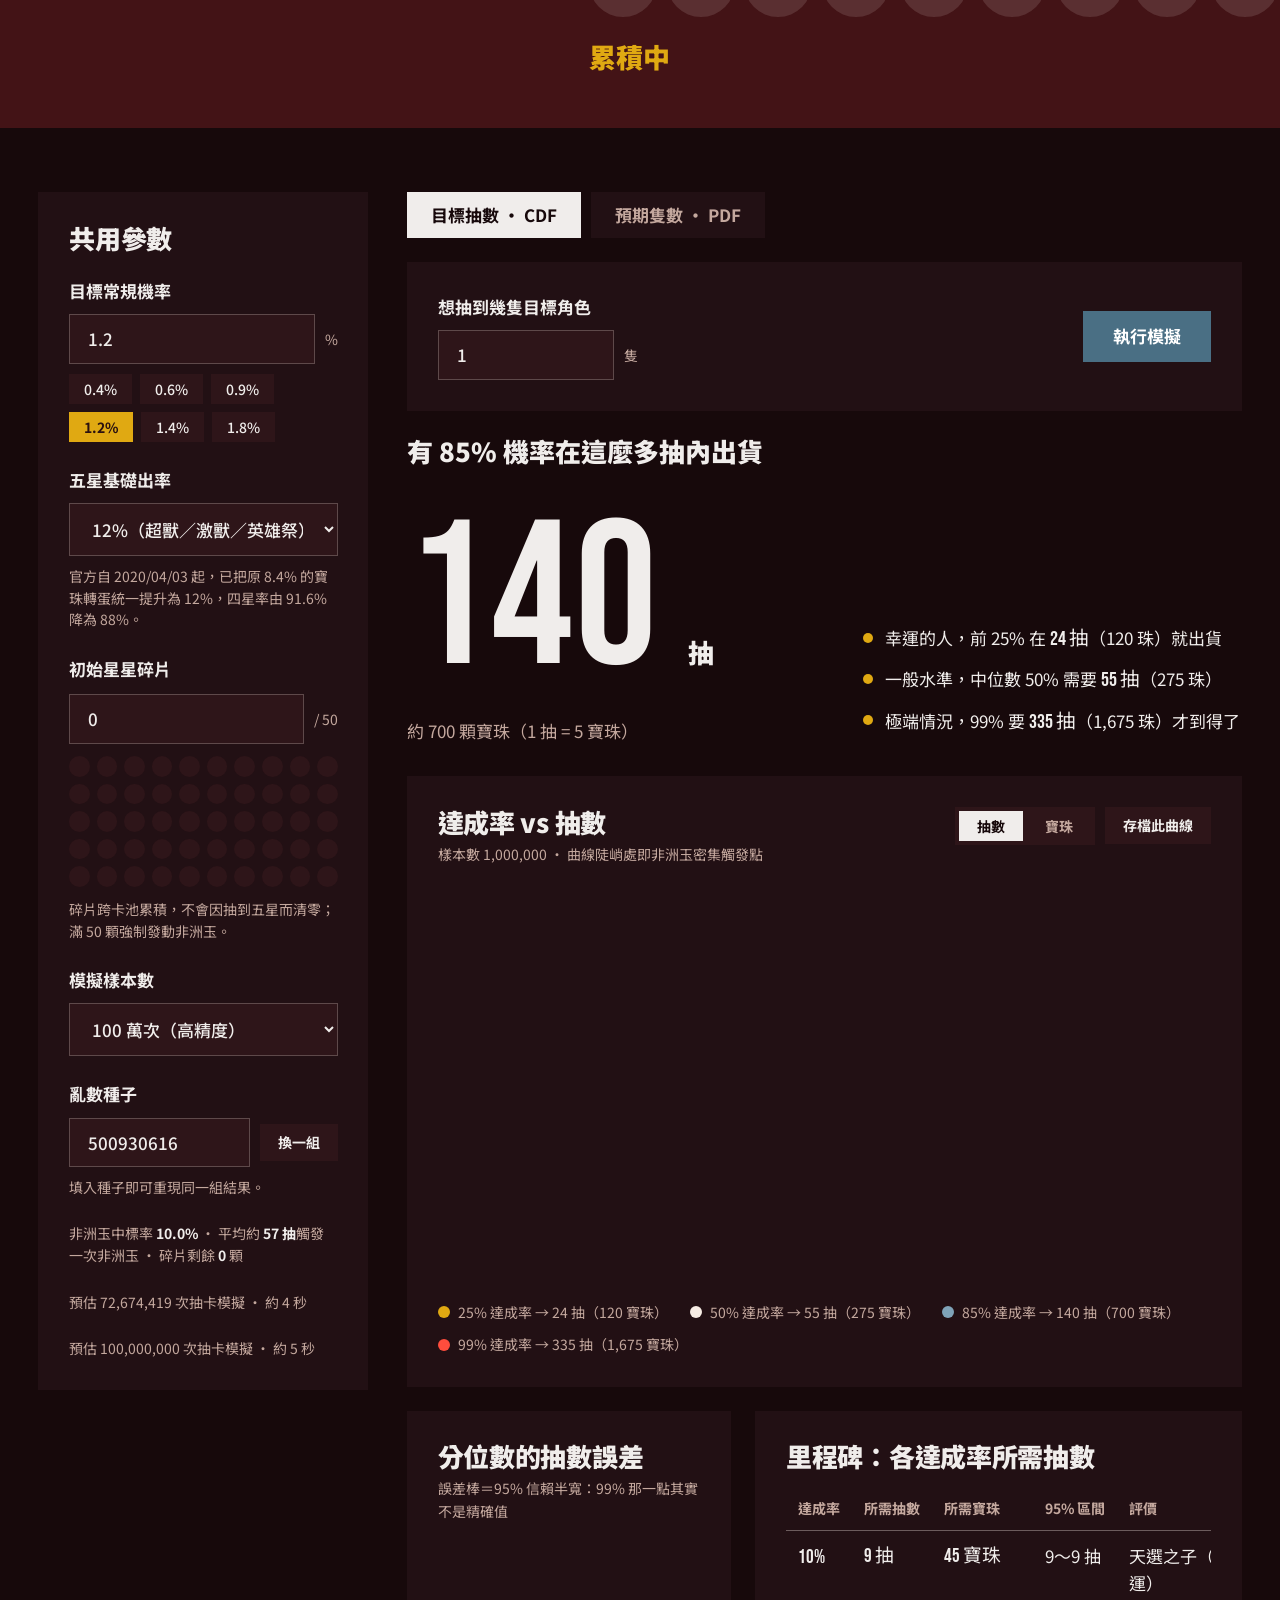
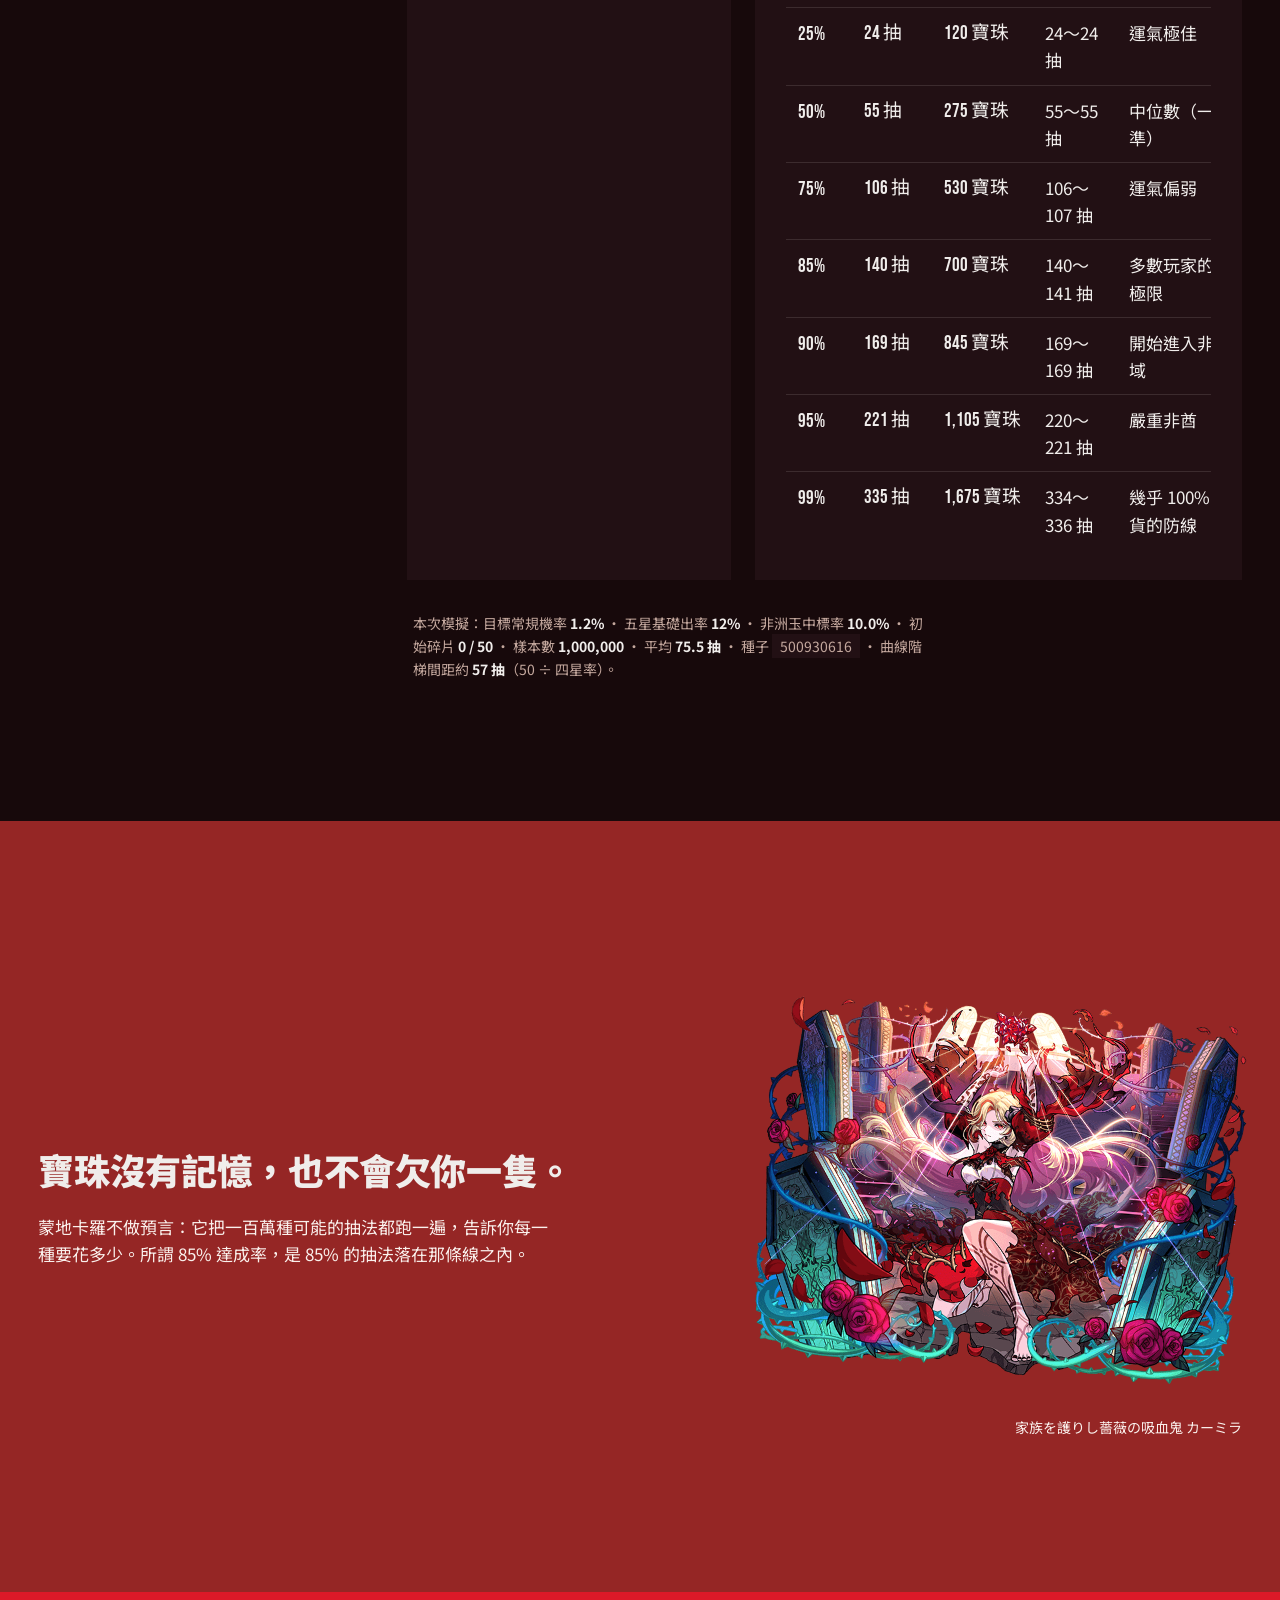
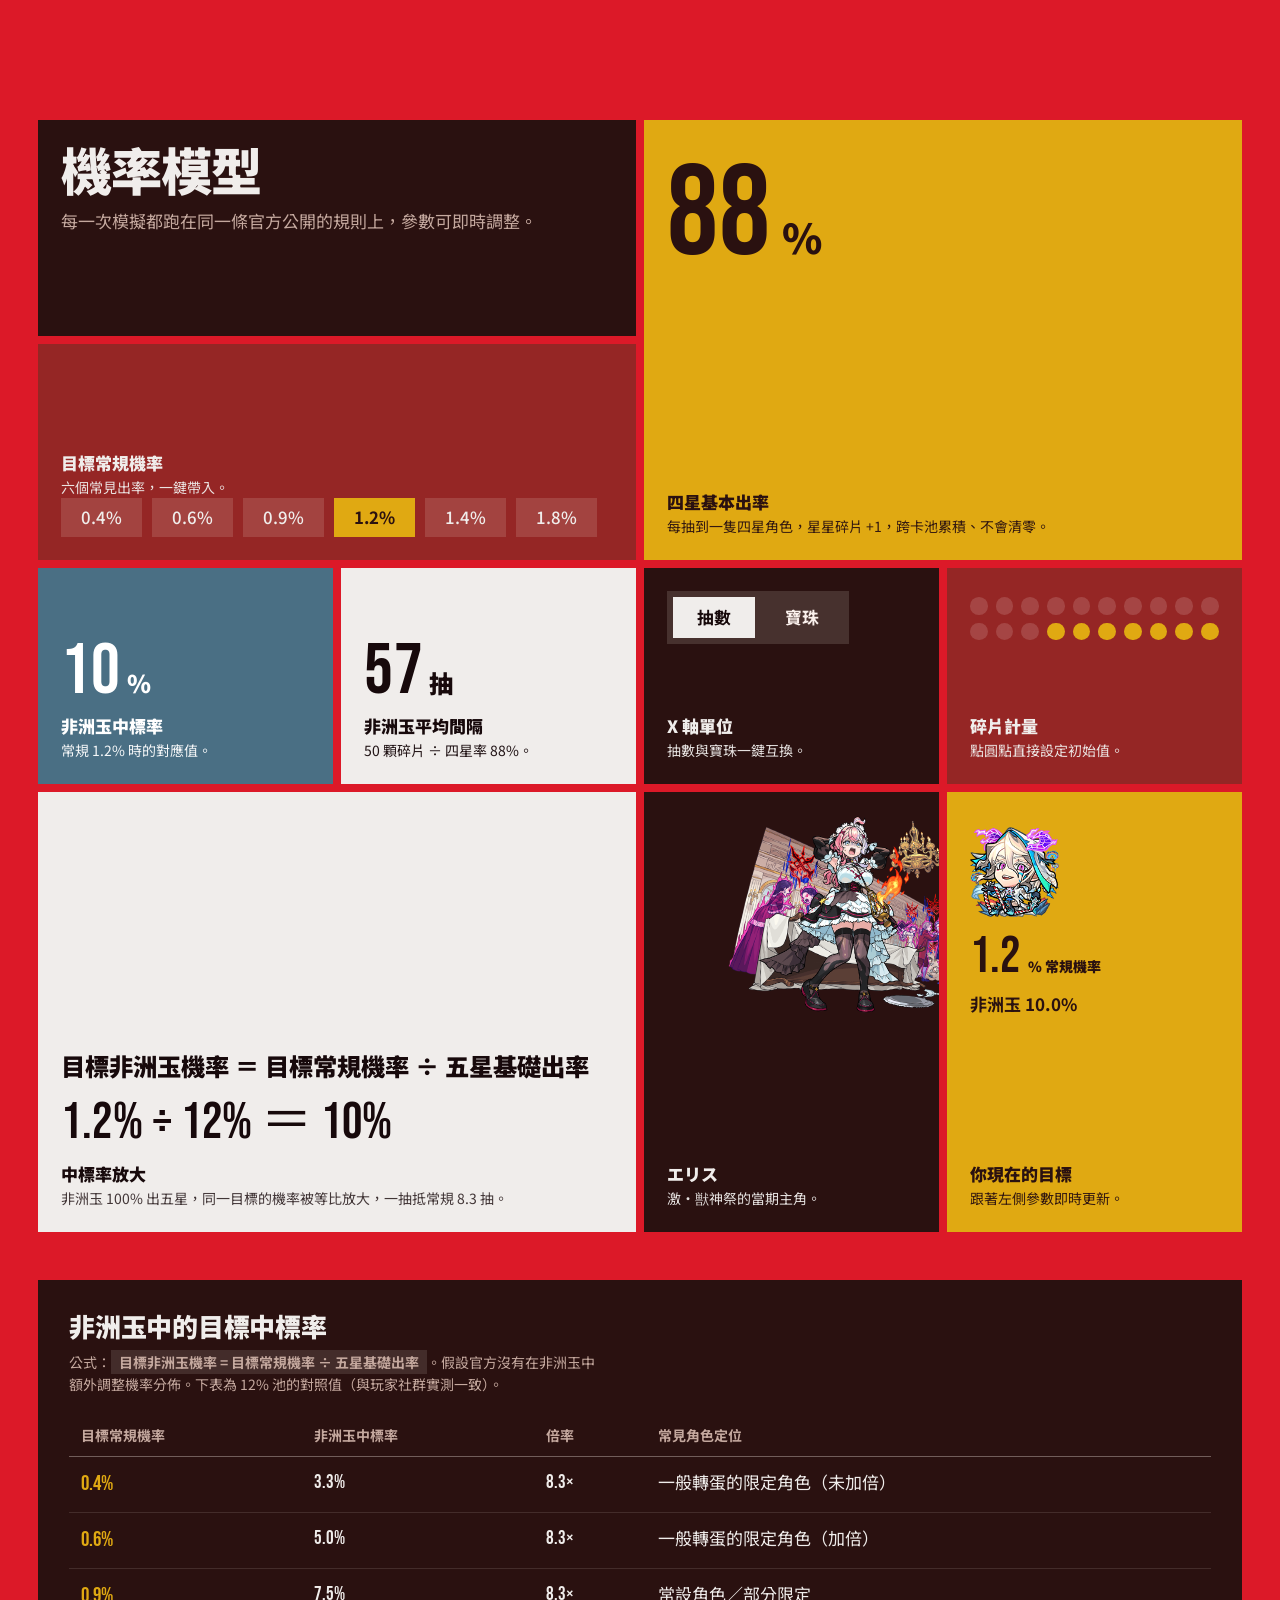
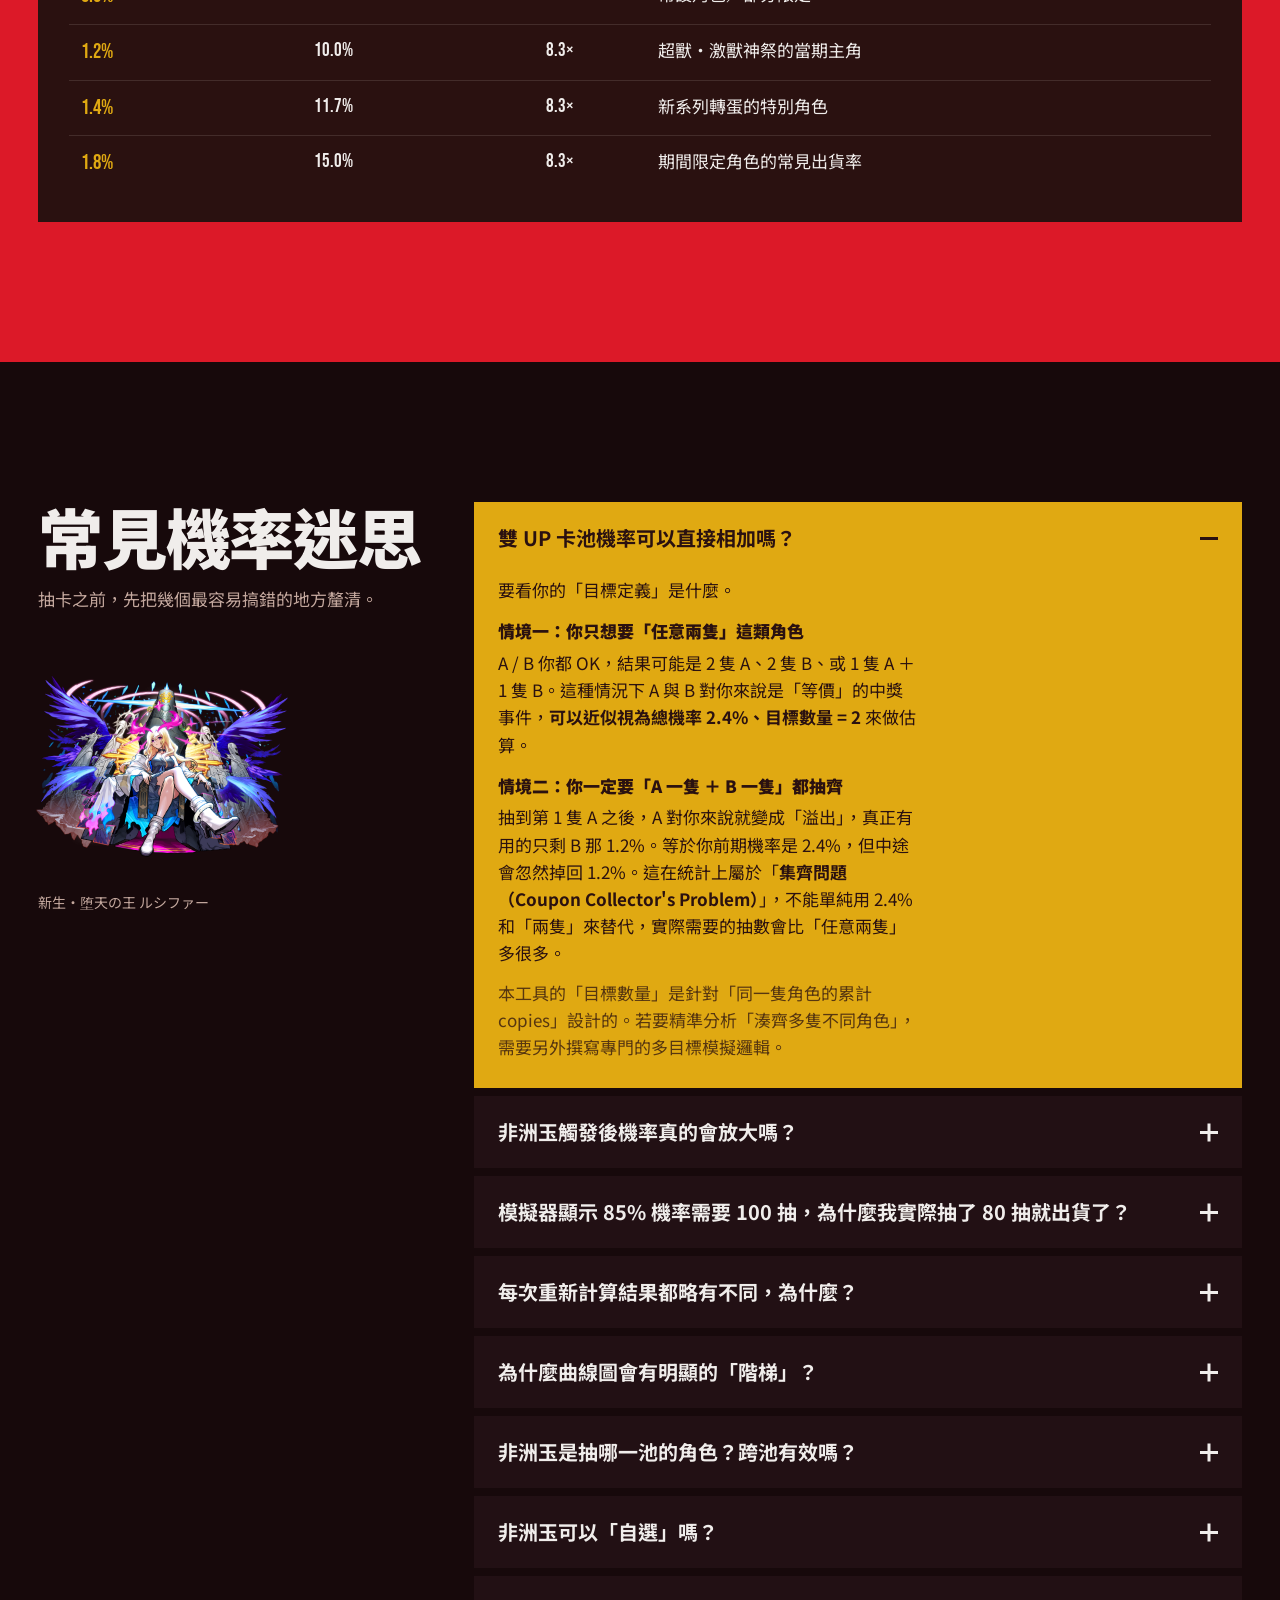
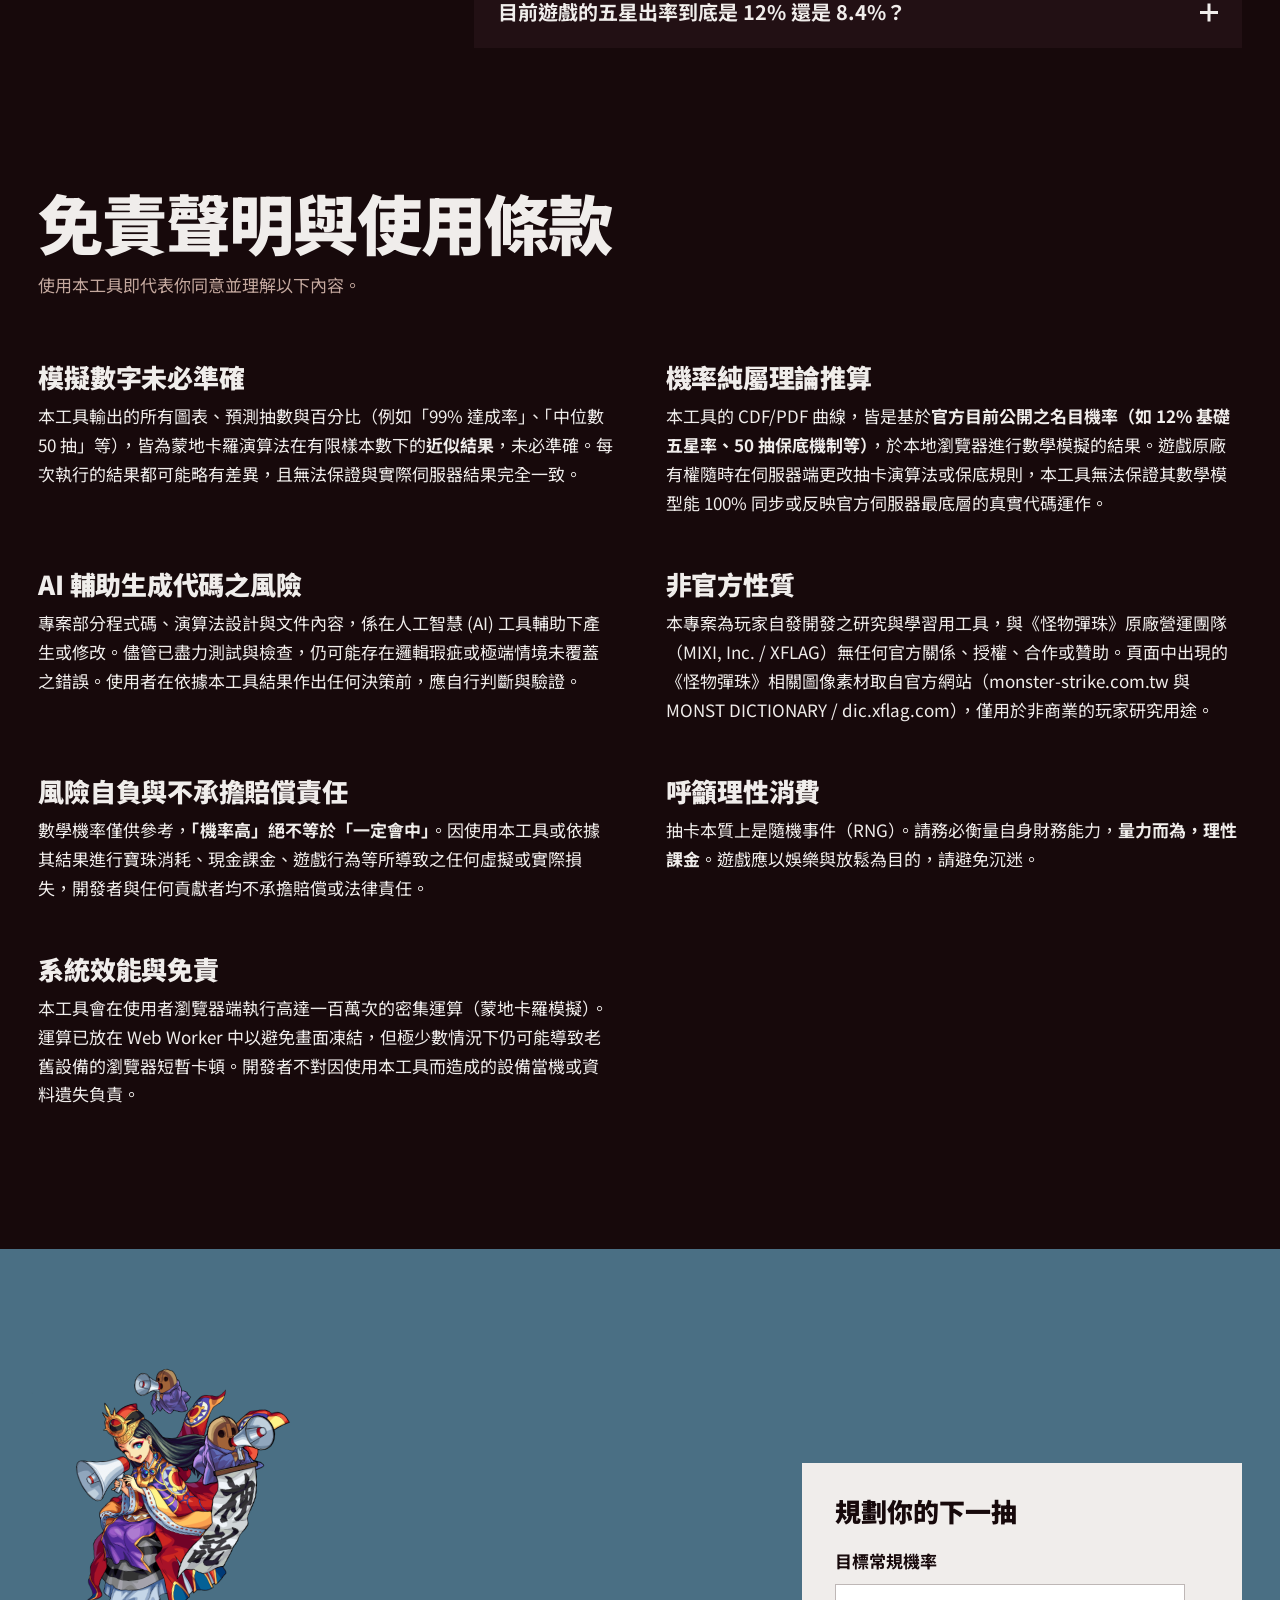
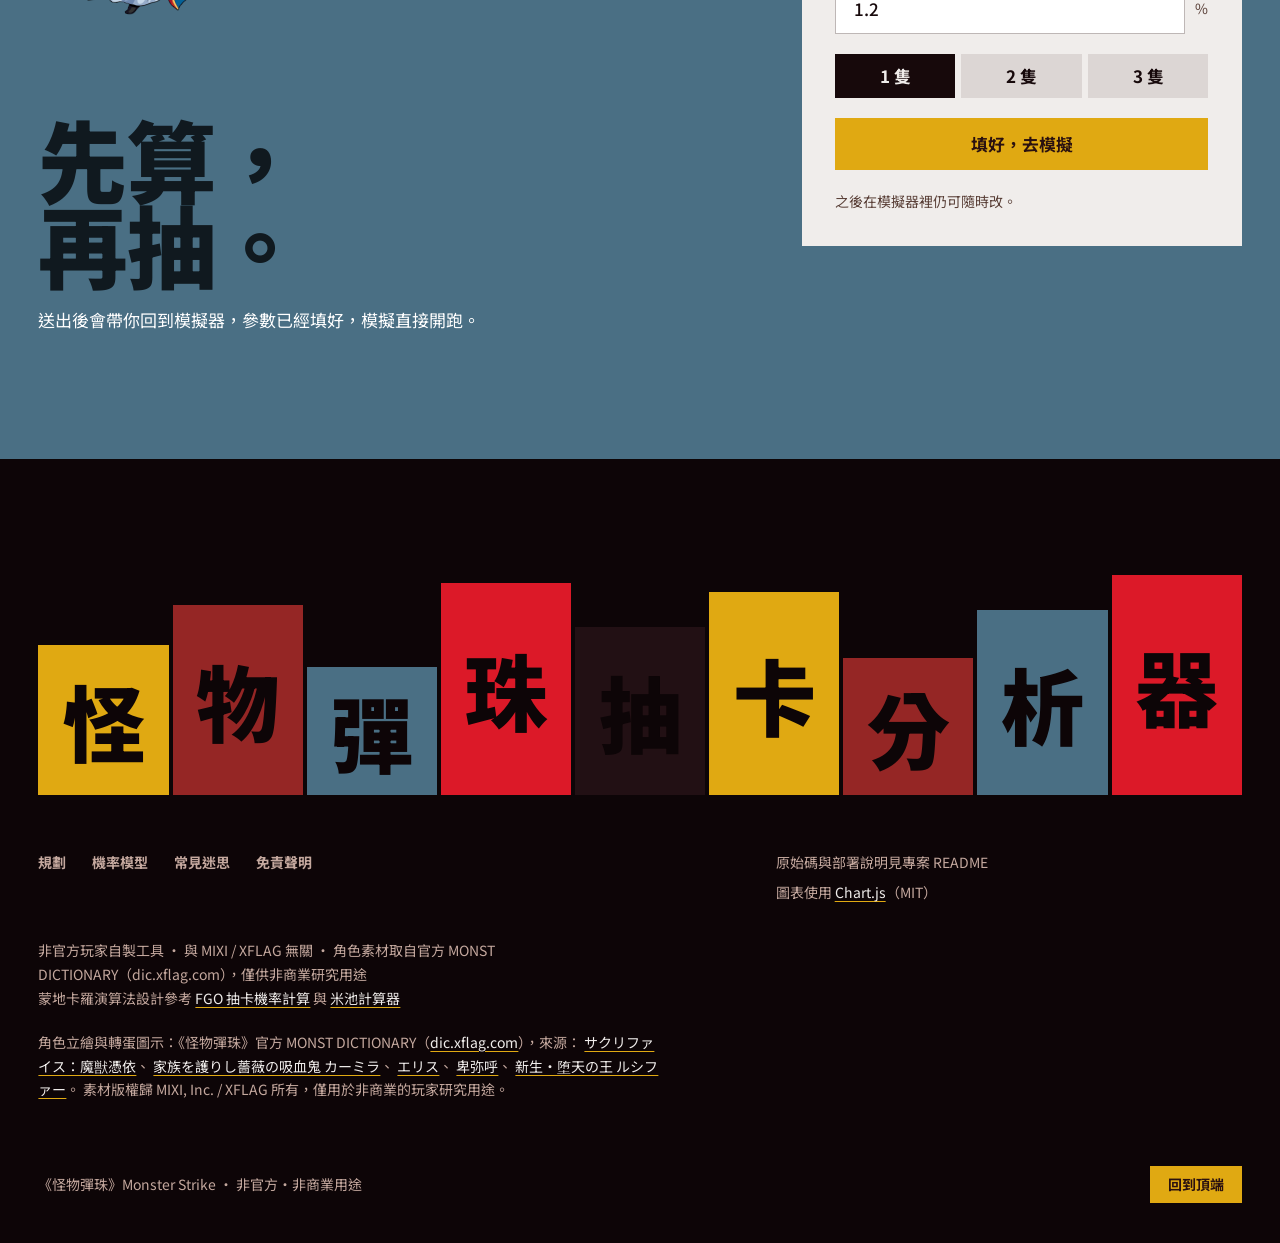
<file: alternative ui/index.html>
<!DOCTYPE html>
<html lang="zh-Hant">
<head>
<meta charset="UTF-8">
<meta name="viewport" content="width=device-width, initial-scale=1.0">
<title>怪物彈珠抽卡分析器 · 蒙地卡羅寶珠資源規劃</title>
<meta name="description" content="《怪物彈珠》進階抽卡預測工具。以蒙地卡羅方法在瀏覽器端執行 100 萬次模擬，計算含「非洲玉」保底機制的抽卡機率分佈，協助你規劃寶珠資源。">
<meta name="theme-color" content="#dc1928">
<link rel="icon" href="assets/favicon.svg" type="image/svg+xml">
<link rel="preconnect" href="https://fonts.googleapis.com">
<link rel="preconnect" href="https://fonts.gstatic.com" crossorigin>
<link rel="stylesheet" href="https://fonts.googleapis.com/css2?family=Noto+Sans+TC:wght@400;500;700;900&display=swap">
<link href="https://fonts.googleapis.com/css2?family=Bebas+Neue&display=swap" rel="stylesheet">
<link rel="stylesheet" href="ui.css">
</head>
<body>

<header class="corner-bar">
  <a class="corner-word" href="#top">怪物彈珠抽卡分析器</a>
  <a class="btn btn-primary btn-corner" href="#dash">開始規劃</a>
</header>

<main id="top">

  <!-- ============================ 首屏：海報 ============================ -->
  <section class="hero" data-chapter="red">
    <h1 class="hero-statement">
      <span class="ink-pale">寶珠有限，</span>
      <span class="ink-dark">機率無情。</span>
    </h1>
    <p class="hero-support">
      一百萬次蒙地卡羅模擬的寶珠規劃工具。1 抽＝5 寶珠，碎片滿 50 顆強制出五星，非洲玉把中標率放大成 10%。
    </p>
  </section>

  <!-- ====================== 展示：吹大的碎片計量器 ====================== -->
  <section class="showcase" id="showcase" data-chapter="dark">
    <div class="showcase-head">
      <h2>數你的<span id="meterHeadWord">碎片</span></h2>
      <p>點亮五十顆圓點，第五十顆強制發動非洲玉。這是真參數，不是示意圖。</p>
    </div>
    <div class="meter" data-ui id="meterStage">
      <p class="meter-read"><b id="mirrorCount">0</b><span>/ 50</span></p>
      <div class="meter-grid" id="mirrorGrid" role="group" aria-label="星星碎片數量，點選圓點直接設定"></div>
      <p class="meter-word" id="meterWord">累積中</p>
    </div>
  </section>

  <!-- ============================ 儀表板 ============================ -->
  <section class="dash" id="dash" data-chapter="bg">
    <aside class="dash-params">
      <div class="panel">
        <h2 class="panel-title">共用參數</h2>

        <div class="field">
          <label for="targetRate">目標常規機率</label>
          <div class="field-inline">
            <input type="number" id="targetRate" value="1.2" min="0.05" max="12" step="0.1" inputmode="decimal">
            <span class="unit">%</span>
          </div>
          <div class="chips" id="ratePresets">
            <button type="button" class="chip" data-rate="0.4">0.4%</button>
            <button type="button" class="chip" data-rate="0.6">0.6%</button>
            <button type="button" class="chip" data-rate="0.9">0.9%</button>
            <button type="button" class="chip" data-rate="1.2">1.2%</button>
            <button type="button" class="chip" data-rate="1.4">1.4%</button>
            <button type="button" class="chip" data-rate="1.8">1.8%</button>
          </div>
        </div>

        <div class="field">
          <label for="baseRate">五星基礎出率</label>
          <select id="baseRate">
            <option value="12" selected>12%（超獸／激獸／英雄祭）</option>
            <option value="8.4">8.4%（2020 年 4 月前的舊制）</option>
          </select>
          <p class="hint">官方自 2020/04/03 起，已把原 8.4% 的寶珠轉蛋統一提升為 12%，四星率由 91.6% 降為 88%。</p>
        </div>

        <div class="field field-frag">
          <label for="currentShards">初始星星碎片</label>
          <div class="field-inline">
            <input type="number" id="currentShards" value="0" min="0" max="50" step="1" inputmode="numeric">
            <span class="unit">/ 50</span>
          </div>
          <div class="frag-grid" id="shardGrid" role="group" aria-label="星星碎片數量，點選圓點直接設定"></div>
          <p class="hint">碎片跨卡池累積，不會因抽到五星而清零；滿 50 顆強制發動非洲玉。</p>
        </div>

        <div class="field">
          <label for="simCount">模擬樣本數</label>
          <select id="simCount">
            <option value="100000">10 萬次（快速）</option>
            <option value="500000">50 萬次（平衡）</option>
            <option value="1000000" selected>100 萬次（高精度）</option>
            <option value="5000000">500 萬次（需較高硬體效能）</option>
          </select>
        </div>

        <div class="field">
          <label for="seed">亂數種子</label>
          <div class="field-inline">
            <input type="text" id="seed" value="" placeholder="留空 = 每次隨機" spellcheck="false">
            <button type="button" class="btn btn-ghost btn-sm" id="btnSeedRoll" title="產生新種子">換一組</button>
          </div>
          <p class="hint">填入種子即可重現同一組結果。</p>
        </div>

        <p class="hint summary-line" id="setupSummary"></p>
        <p class="work-hint" id="workEstimate1"></p>
        <p class="work-hint" id="workEstimate2"></p>
      </div>
    </aside>

    <div class="dash-main">
      <div class="dash-tabs" role="tablist" aria-label="分析模式">
        <button class="dash-tab active" role="tab" aria-selected="true" data-view="view1">目標抽數 · CDF</button>
        <button class="dash-tab" role="tab" aria-selected="false" data-view="view2">預期隻數 · PDF</button>
      </div>

      <!-- ---------------------- 模式一 ---------------------- -->
      <div class="dash-view" id="view1">
        <div class="panel dash-control">
          <div class="dash-control-left">
            <label for="targetCopies">想抽到幾隻目標角色</label>
            <div class="field-inline">
              <input type="number" id="targetCopies" value="1" min="1" max="20" step="1" inputmode="numeric">
              <span class="unit">隻</span>
            </div>
          </div>
          <div class="dash-control-right">
            <button class="btn btn-primary" id="btnMode1">執行模擬</button>
            <button class="btn btn-ghost" id="btnCancel1" hidden>取消</button>
            <div class="progress" id="progress1" hidden>
              <div class="progress-track"><div class="progress-fill" id="progressFill1"></div></div>
              <div class="progress-text"><span id="progressText1">運算中…</span><span id="progressPct1">0%</span></div>
            </div>
          </div>
        </div>

        <div id="mode1Results" class="results" hidden>
          <div class="hero-stat">
            <div class="hero-stat-figure">
              <h3>有 85% 機率在這麼多抽內出貨</h3>
              <p class="stat-value"><span data-count id="stat85">0</span><span class="stat-unit">抽</span></p>
              <p class="stat-sub">約 <span id="stat85Orbs">0</span> 顆寶珠（1 抽 = 5 寶珠）</p>
            </div>
            <ul class="stat-others">
              <li>幸運的人，前 25% 在 <b><span data-count id="stat25">0</span> 抽</b>（<span id="stat25Orbs">0</span> 珠）就出貨</li>
              <li>一般水準，中位數 50% 需要 <b><span data-count id="stat50">0</span> 抽</b>（<span id="stat50Orbs">0</span> 珠）</li>
              <li>極端情況，99% 要 <b><span data-count id="stat99">0</span> 抽</b>（<span id="stat99Orbs">0</span> 珠）才到得了</li>
            </ul>
          </div>

          <div class="panel chart-panel">
            <div class="chart-head">
              <div>
                <h3>達成率 vs 抽數</h3>
                <p>樣本數 <span id="dispSimCount1">尚未計算</span> · 曲線陡峭處即非洲玉密集觸發點</p>
              </div>
              <div class="chart-tools">
                <div class="seg" role="group" aria-label="X 軸單位">
                  <button class="seg-btn active" data-axis="pulls">抽數</button>
                  <button class="seg-btn" data-axis="orbs">寶珠</button>
                </div>
                <button class="btn btn-ghost btn-sm" id="btnSaveCurve">存檔此曲線</button>
              </div>
            </div>
            <div class="chart-wrap"><canvas id="cdfChart" role="img" aria-label="累積達成率曲線圖"></canvas></div>
            <div class="chart-legend" id="cdfLegend"></div>
            <div class="compare-list" id="compareList" hidden></div>
          </div>

          <div class="grid-2">
            <div class="panel chart-panel">
              <div class="chart-head">
                <div>
                  <h3>分位數的抽數誤差</h3>
                  <p>誤差棒＝95% 信賴半寬：99% 那一點其實不是精確值</p>
                </div>
              </div>
              <div class="chart-wrap chart-wrap-short"><canvas id="ciChart" role="img" aria-label="分位數信賴區間圖"></canvas></div>
            </div>

            <div class="panel table-panel">
              <h3>里程碑：各達成率所需抽數</h3>
              <div class="table-scroll">
                <table class="data-table" id="milestoneTable">
                  <thead>
                    <tr><th>達成率</th><th>所需抽數</th><th>所需寶珠</th><th>95% 區間</th><th>評價</th></tr>
                  </thead>
                  <tbody></tbody>
                </table>
              </div>
            </div>
          </div>

          <div class="model-note" id="mode1Note"></div>
        </div>
      </div>

      <!-- ---------------------- 模式二 ---------------------- -->
      <div class="dash-view" id="view2" hidden>
        <div class="panel dash-control">
          <div class="dash-control-left">
            <label for="simPulls">準備了多少抽</label>
            <div class="field-inline">
              <input type="number" id="simPulls" value="100" min="1" max="5000" step="1" inputmode="numeric">
              <span class="unit">抽</span>
            </div>
            <p class="hint">≈ <strong id="pullsOrbs">500</strong> 顆寶珠（1 抽 = 5 寶珠）</p>
          </div>
          <div class="dash-control-right">
            <button class="btn btn-primary" id="btnMode2">執行模擬</button>
            <button class="btn btn-ghost" id="btnCancel2" hidden>取消</button>
            <div class="progress" id="progress2" hidden>
              <div class="progress-track"><div class="progress-fill" id="progressFill2"></div></div>
              <div class="progress-text"><span id="progressText2">運算中…</span><span id="progressPct2">0%</span></div>
            </div>
          </div>
        </div>

        <div id="mode2Results" class="results" hidden>
          <div class="hero-stat">
            <div class="hero-stat-figure">
              <h3>平均可抽到</h3>
              <p class="stat-value"><span data-count id="resAvg">0.00</span><span class="stat-unit">隻</span></p>
              <p class="stat-sub" id="resAvgCI">95% 區間 尚未計算</p>
            </div>
            <ul class="stat-others">
              <li>這段期間平均觸發非洲玉 <b><span data-count id="resJade">0.00</span> 次</b>，每 100 抽約 <span id="resJade100">0.0</span> 次保底五星</li>
            </ul>
          </div>

          <div class="grid-2">
            <div class="panel chart-panel">
              <div class="chart-head">
                <div>
                  <h3>機率密度分佈（PDF）</h3>
                  <p>在 <span id="resPulls2">100</span> 抽之下各個「抽到幾隻」的機率 · 樣本數 <span id="dispSimCount2">尚未計算</span></p>
                </div>
              </div>
              <div class="chart-wrap chart-wrap-short"><canvas id="pdfChart" role="img" aria-label="機率密度長條圖"></canvas></div>
            </div>

            <div class="panel chart-panel">
              <div class="chart-head">
                <div>
                  <h3>期望值 vs 抽數</h3>
                  <p>同一條模擬中累積到各抽數時的期望隻數，陰影為 95% 信賴帶</p>
                </div>
              </div>
              <div class="chart-wrap chart-wrap-short"><canvas id="ciChart2" role="img" aria-label="期望值信賴區間圖"></canvas></div>
            </div>
          </div>

          <div class="panel table-panel">
            <h3>分佈明細</h3>
            <div class="table-scroll">
              <table class="data-table" id="distTable">
                <thead>
                  <tr><th>獲得隻數</th><th>出現機率</th><th>比例</th><th>至少 N 隻</th></tr>
                </thead>
                <tbody></tbody>
              </table>
            </div>
          </div>
        </div>
      </div>
    </div>
  </section>

  <!-- ====================== 態度的一段話 + 貼上角色 ====================== -->
  <section class="band" data-chapter="maroon">
    <div class="band-copy">
      <p class="band-statement">寶珠沒有記憶，也不會欠你一隻。</p>
      <p>蒙地卡羅不做預言：它把一百萬種可能的抽法都跑一遍，告訴你每一種要花多少。所謂 85% 達成率，是 85% 的抽法落在那條線之內。</p>
    </div>
    <figure class="band-art">
      <img src="assets/ms-6809-character.png" width="750" height="668" alt="家族を護りし薔薇の吸血鬼 カーミラ" loading="lazy" decoding="async">
      <figcaption>家族を護りし薔薇の吸血鬼 カーミラ</figcaption>
    </figure>
  </section>

  <!-- ========================= 機率模型：特寫看板 ========================= -->
  <section id="model" class="model" data-chapter="red">
    <div class="mosaic">

      <div class="tile tile-head" style="grid-column: span 6; grid-row: span 2;">
        <h2>機率模型</h2>
        <p>每一次模擬都跑在同一條官方公開的規則上，參數可即時調整。</p>
      </div>

      <div class="tile tile-fig tile-fig-mustard" style="grid-column: span 6; grid-row: span 4;">
        <div class="tile-fig-big"><b>88</b><i>%</i></div>
        <div class="tile-cap">
          <h3>四星基本出率</h3>
          <p>每抽到一隻四星角色，星星碎片 +1，跨卡池累積、不會清零。</p>
        </div>
      </div>

      <div class="tile tile-chips" style="grid-column: span 6; grid-row: span 2;">
        <div class="tile-cap">
          <h3>目標常規機率</h3>
          <p>六個常見出率，一鍵帶入。</p>
        </div>
        <div class="tile-demo" data-ui>
          <button type="button" class="chip">0.4%</button>
          <button type="button" class="chip">0.6%</button>
          <button type="button" class="chip">0.9%</button>
          <button type="button" class="chip active">1.2%</button>
          <button type="button" class="chip">1.4%</button>
          <button type="button" class="chip">1.8%</button>
        </div>
      </div>

      <div class="tile tile-fig tile-fig-slate" style="grid-column: span 3; grid-row: span 2;">
        <div class="tile-fig-big"><b>10</b><i>%</i></div>
        <div class="tile-cap">
          <h3>非洲玉中標率</h3>
          <p>常規 1.2% 時的對應值。</p>
        </div>
      </div>

      <div class="tile tile-fig tile-fig-bone" style="grid-column: span 3; grid-row: span 2;">
        <div class="tile-fig-big"><b>57</b><i>抽</i></div>
        <div class="tile-cap">
          <h3>非洲玉平均間隔</h3>
          <p>50 顆碎片 ÷ 四星率 88%。</p>
        </div>
      </div>

      <div class="tile tile-seg" style="grid-column: span 3; grid-row: span 2;">
        <div class="tile-demo" data-ui>
          <div class="seg">
            <button type="button" class="seg-btn active">抽數</button>
            <button type="button" class="seg-btn">寶珠</button>
          </div>
        </div>
        <div class="tile-cap">
          <h3>X 軸單位</h3>
          <p>抽數與寶珠一鍵互換。</p>
        </div>
      </div>

      <div class="tile tile-dots" style="grid-column: span 3; grid-row: span 2;">
        <div class="tile-demo tile-demo-dots" data-ui>
          <i></i><i></i><i></i><i></i><i></i><i></i><i></i><i></i><i></i><i></i>
          <i></i><i></i><i></i><i class="on"></i><i class="on"></i><i class="on"></i><i class="on"></i><i class="on"></i><i class="on"></i><i class="on"></i>
        </div>
        <div class="tile-cap">
          <h3>碎片計量</h3>
          <p>點圓點直接設定初始值。</p>
        </div>
      </div>

      <div class="tile tile-formula" style="grid-column: span 6; grid-row: span 4;">
        <p class="tile-formula-line">目標非洲玉機率 ＝ 目標常規機率 ÷ 五星基礎出率</p>
        <p class="tile-formula-eg"><b>1.2% ÷ 12% ＝ 10%</b></p>
        <div class="tile-cap">
          <h3>中標率放大</h3>
          <p>非洲玉 100% 出五星，同一目標的機率被等比放大，一抽抵常規 8.3 抽。</p>
        </div>
      </div>

      <div class="tile tile-art" style="grid-column: span 3; grid-row: span 4;">
        <img src="assets/ms-6673-character.png" width="750" height="668" alt="エリス" loading="lazy" decoding="async">
        <div class="tile-cap">
          <h3>エリス</h3>
          <p>激・獣神祭的當期主角。</p>
        </div>
      </div>

      <div class="tile tile-target" style="grid-column: span 3; grid-row: span 4;">
        <img class="tile-target-art" src="assets/ms-6815-ball.png" width="150" height="150" alt="サクリファイス：魔獣憑依" loading="lazy" decoding="async">
        <div class="tile-target-nums">
          <p class="tile-target-rate"><span id="cardRate">1.2</span><i>% 常規機率</i></p>
          <p class="tile-target-jade">非洲玉 <span id="cardJade">10.0</span>%</p>
        </div>
        <div class="tile-cap">
          <h3>你現在的目標</h3>
          <p>跟著左側參數即時更新。</p>
        </div>
      </div>

    </div>

    <div class="panel table-panel model-table">
      <h3>非洲玉中的目標中標率</h3>
      <p class="panel-lead">公式：<code>目標非洲玉機率 = 目標常規機率 ÷ 五星基礎出率</code>。假設官方沒有在非洲玉中額外調整機率分佈。下表為 12% 池的對照值（與玩家社群實測一致）。</p>
      <div class="table-scroll">
        <table class="data-table" id="jadeTable">
          <thead>
            <tr><th>目標常規機率</th><th>非洲玉中標率</th><th>倍率</th><th>常見角色定位</th></tr>
          </thead>
          <tbody></tbody>
        </table>
      </div>
    </div>
  </section>

  <!-- ============================ FAQ ============================ -->
  <section id="faq" class="faq" data-chapter="bg">
    <div class="faq-side">
      <div class="section-head">
        <h2>常見機率迷思</h2>
        <p>抽卡之前，先把幾個最容易搞錯的地方釐清。</p>
        <figure class="faq-side-art">
          <img src="assets/ms-6383-character.png" width="750" height="668" alt="新生・堕天の王 ルシファー" loading="lazy" decoding="async">
          <figcaption>新生・堕天の王 ルシファー</figcaption>
        </figure>
      </div>
    </div>

    <div class="faq-list">
      <details class="faq-item" name="ms-faq" open>
        <summary>雙 UP 卡池機率可以直接相加嗎？</summary>
        <div class="faq-body">
          <p>要看你的「目標定義」是什麼。</p>
          <h4>情境一：你只想要「任意兩隻」這類角色</h4>
          <p>A / B 你都 OK，結果可能是 2 隻 A、2 隻 B、或 1 隻 A ＋ 1 隻 B。這種情況下 A 與 B 對你來說是「等價」的中獎事件，<strong>可以近似視為總機率 2.4%、目標數量 = 2</strong> 來做估算。</p>
          <h4>情境二：你一定要「A 一隻 ＋ B 一隻」都抽齊</h4>
          <p>抽到第 1 隻 A 之後，A 對你來說就變成「溢出」，真正有用的只剩 B 那 1.2%。等於你前期機率是 2.4%，但中途會忽然掉回 1.2%。這在統計上屬於「<strong>集齊問題（Coupon Collector's Problem）</strong>」，不能單純用 2.4% 和「兩隻」來替代，實際需要的抽數會比「任意兩隻」多很多。</p>
          <p class="faq-note">本工具的「目標數量」是針對「同一隻角色的累計 copies」設計的。若要精準分析「湊齊多隻不同角色」，需要另外撰寫專門的多目標模擬邏輯。</p>
        </div>
      </details>

      <details class="faq-item" name="ms-faq">
        <summary>非洲玉觸發後機率真的會放大嗎？</summary>
        <div class="faq-body">
          <p><strong>是的，邏輯是這樣的：</strong>常規一抽中，五星只有 12%，也就是「每 12 抽才會有 1 隻五星」，而那隻五星的機率分母是 12%。</p>
          <p>非洲玉是 <strong>100% 必定出五星</strong>，所以同一個目標角色在非洲玉中的機率被放大為：</p>
          <p class="formula">目標非洲玉機率 = 目標常規機率 ÷ 五星基礎出率 = 1.2% ÷ 12% = <strong>10%</strong></p>
          <p>也就是一抽非洲玉的期望收益，等於常規抽 8.3 抽的目標產出量。</p>
          <p class="faq-note">注意：這假設官方沒有在非洲玉中「額外調整」機率分佈。</p>
        </div>
      </details>

      <details class="faq-item" name="ms-faq">
        <summary>模擬器顯示 85% 機率需要 100 抽，為什麼我實際抽了 80 抽就出貨了？</summary>
        <div class="faq-body">
          <p><strong>完全正常！</strong>模擬器計算的是「大數法則下的分佈」，不是「您一定會抽到」。</p>
          <p>85% 達成率的意思是：有 85% 的人在 100 抽之內出貨，剩下 15% 的人要更久。你抽 80 抽就出貨，代表你落在那 85% 裡面，恭喜，你比大多數人幸運。</p>
        </div>
      </details>

      <details class="faq-item" name="ms-faq">
        <summary>每次重新計算結果都略有不同，為什麼？</summary>
        <div class="faq-body">
          <p><strong>這是蒙地卡羅方法的特性！</strong>每次計算都會重新抽取大量隨機樣本，樣本數有限時，抽到罕見事件的機率就會有小幅波動。</p>
          <p>想要完全相同的結果？在參數區的「亂數種子」填入同一組數字即可重現；樣本數拉越高，數值收斂得越快（10 萬次與 500 萬次的差異通常在 1～2 抽以內）。圖表中的「95% 信賴區間」就是用來量化這個誤差的。</p>
        </div>
      </details>

      <details class="faq-item" name="ms-faq">
        <summary>為什麼曲線圖會有明顯的「階梯」？</summary>
        <div class="faq-body">
          <p><strong>這就是非洲玉保底機制的數學特徵！</strong></p>
          <p>曲線在平緩處慢慢上升（四星的碎片慢慢累積），到了碎片滿 50 的位置，非洲玉強制發動，該抽數之後出現目標的機率會瞬間拉高，於是曲線出現一段陡升。階梯的間距大約是 50 ÷ 0.88 ≈ 57 抽，這也是「平均 57 連（285 珠）觸發一次非洲玉」的由來。</p>
        </div>
      </details>

      <details class="faq-item" name="ms-faq">
        <summary>非洲玉是抽哪一池的角色？跨池有效嗎？</summary>
        <div class="faq-body">
          <p>官方公告寫得很清楚：<strong>非洲玉（星之玉轉蛋）出現的角色，與「蒐集到第 50 顆碎片當下所抽的那個池子」相同</strong>。</p>
          <p>所以它是可以跨池使用的：你可以刻意在 48/50 或 49/50 的狀態下停手，等到心儀的卡池（通常是超獸／激獸神祭）開啟時再把非洲玉用掉，這是本工具之外最實用的操作技巧之一。</p>
          <p class="faq-note">注意：本工具的模擬無法預測「碎片滿 50 的當下你在哪一池」，因此非洲玉一律以你設定的目標機率計算，屬於簡化模型。</p>
        </div>
      </details>

      <details class="faq-item" name="ms-faq">
        <summary>非洲玉可以「自選」嗎？</summary>
        <div class="faq-body">
          <p>可以，而且有隱藏機制。依玩家社群的統計：<strong>同一個池子連續觸發 3 顆非洲玉後，第 4 顆起有機會出現「自選」（可指定想抽的角色）</strong>。</p>
          <ul>
            <li>第 4 顆：自選機率約 <strong>16.7～17%</strong></li>
            <li>第 6 顆或之後：約 <strong>25%</strong></li>
            <li>出自選後計數會 reset，需重新累積</li>
          </ul>
          <p>若要靠自選拼特定角色，社群建議至少準備 1,000 珠以上（以 285 珠一顆非洲玉換算，約能累積 3～4 顆）。</p>
          <p class="faq-note">自選機率屬於官方未公開的隱藏機制，上述數值來自玩家實測統計，僅供參考；本工具的模擬未納入自選機率。</p>
        </div>
      </details>

      <details class="faq-item" name="ms-faq">
        <summary>目前遊戲的五星出率到底是 12% 還是 8.4%？</summary>
        <div class="faq-body">
          <p>兩者都存在，但<strong>現行版本以 12% 為主</strong>：</p>
          <ul>
            <li><strong>12%</strong>：超獸神祭、激獸神祭、英雄祭等「祭」池；官方自 2020/04/03 起，也把原本 8.4% 的寶珠轉蛋統一提升為 12%（四星率由 91.6% 降為 88%）。</li>
            <li><strong>8.4%</strong>：2020 年 4 月之前的舊制，以及部分特殊轉蛋（星塵／特玉等）仍可能見到接近 8.4% 的配置。</li>
          </ul>
          <p>本工具的「五星基礎出率」可切換兩者：切到 8.4% 時碎片累積會更快（四星率 91.6%），非洲玉平均間隔也會跟著縮短。</p>
          <p class="faq-note">另外提醒：限定的機率會隨「限定角色是否加倍」而變動（加倍 0.6%、未加倍 0.4%），常設與期間限定角色則常見 0.9% / 1.2% / 1.4% / 1.8%，本工具的預設按鈕已把這些常見值一併收錄。</p>
        </div>
      </details>
    </div>
  </section>

  <!-- ========================= 免責聲明 ========================= -->
  <section id="legal" class="legal" data-chapter="bg">
    <div class="section-head">
      <h2>免責聲明與使用條款</h2>
      <p>使用本工具即代表你同意並理解以下內容。</p>
    </div>

    <div class="legal-grid">
      <article>
        <h3>模擬數字未必準確</h3>
        <p>本工具輸出的所有圖表、預測抽數與百分比（例如「99% 達成率」、「中位數 50 抽」等），皆為蒙地卡羅演算法在有限樣本數下的<strong>近似結果</strong>，未必準確。每次執行的結果都可能略有差異，且無法保證與實際伺服器結果完全一致。</p>
      </article>
      <article>
        <h3>機率純屬理論推算</h3>
        <p>本工具的 CDF/PDF 曲線，皆是基於<strong>官方目前公開之名目機率（如 12% 基礎五星率、50 抽保底機制等）</strong>，於本地瀏覽器進行數學模擬的結果。遊戲原廠有權隨時在伺服器端更改抽卡演算法或保底規則，本工具無法保證其數學模型能 100% 同步或反映官方伺服器最底層的真實代碼運作。</p>
      </article>
      <article>
        <h3>AI 輔助生成代碼之風險</h3>
        <p>專案部分程式碼、演算法設計與文件內容，係在人工智慧 (AI) 工具輔助下產生或修改。儘管已盡力測試與檢查，仍可能存在邏輯瑕疵或極端情境未覆蓋之錯誤。使用者在依據本工具結果作出任何決策前，應自行判斷與驗證。</p>
      </article>
      <article>
        <h3>非官方性質</h3>
        <p>本專案為玩家自發開發之研究與學習用工具，與《怪物彈珠》原廠營運團隊（MIXI, Inc. / XFLAG）無任何官方關係、授權、合作或贊助。頁面中出現的《怪物彈珠》相關圖像素材取自官方網站（monster-strike.com.tw 與 MONST DICTIONARY / dic.xflag.com），僅用於非商業的玩家研究用途。</p>
      </article>
      <article>
        <h3>風險自負與不承擔賠償責任</h3>
        <p>數學機率僅供參考，<strong>「機率高」絕不等於「一定會中」</strong>。因使用本工具或依據其結果進行寶珠消耗、現金課金、遊戲行為等所導致之任何虛擬或實際損失，開發者與任何貢獻者均不承擔賠償或法律責任。</p>
      </article>
      <article>
        <h3>呼籲理性消費</h3>
        <p>抽卡本質上是隨機事件（RNG）。請務必衡量自身財務能力，<strong>量力而為，理性課金</strong>。遊戲應以娛樂與放鬆為目的，請避免沉迷。</p>
      </article>
      <article>
        <h3>系統效能與免責</h3>
        <p>本工具會在使用者瀏覽器端執行高達一百萬次的密集運算（蒙地卡羅模擬）。運算已放在 Web Worker 中以避免畫面凍結，但極少數情況下仍可能導致老舊設備的瀏覽器短暫卡頓。開發者不對因使用本工具而造成的設備當機或資料遺失負責。</p>
      </article>
    </div>
  </section>

  <!-- ====================== 行動呼籲：已經打開的表單 ====================== -->
  <section class="cta" id="cta" data-chapter="slate">
    <figure class="cta-art">
      <img src="assets/ms-1387-character.png" width="750" height="668" alt="卑弥呼" loading="lazy" decoding="async">
    </figure>
    <div class="cta-close">
      <p class="cta-line"><span>先算，</span><span>再抽。</span></p>
      <p class="cta-sub">送出後會帶你回到模擬器，參數已經填好，模擬直接開跑。</p>
    </div>

    <div class="cta-panel" data-ui>
      <h2>規劃你的下一抽</h2>
      <div class="cta-field">
        <label for="ctaRate">目標常規機率</label>
        <div class="field-inline">
          <input type="number" id="ctaRate" value="1.2" min="0.05" max="12" step="0.1" inputmode="decimal">
          <span class="unit">%</span>
        </div>
      </div>
      <div class="cta-seg" role="group" aria-label="目標隻數">
        <button type="button" class="cta-seg-btn active" data-copies="1">1 隻</button>
        <button type="button" class="cta-seg-btn" data-copies="2">2 隻</button>
        <button type="button" class="cta-seg-btn" data-copies="3">3 隻</button>
      </div>
      <button type="button" class="btn btn-accent btn-cta-go" id="btnCtaGo">填好，去模擬</button>
      <p class="cta-note">之後在模擬器裡仍可隨時改。</p>
    </div>
  </section>

</main>

<footer class="site-footer" data-chapter="ink">
  <div class="footer-blocks" aria-hidden="true">
    <span class="fb fb-1"><b>怪</b></span>
    <span class="fb fb-2"><b>物</b></span>
    <span class="fb fb-3"><b>彈</b></span>
    <span class="fb fb-4"><b>珠</b></span>
    <span class="fb fb-5"><b>抽</b></span>
    <span class="fb fb-6"><b>卡</b></span>
    <span class="fb fb-7"><b>分</b></span>
    <span class="fb fb-8"><b>析</b></span>
    <span class="fb fb-9"><b>器</b></span>
  </div>

  <div class="footer-inner">
    <div class="footer-cols">
      <nav class="footer-nav" aria-label="頁尾導覽">
        <a href="#dash">規劃</a>
        <a href="#model">機率模型</a>
        <a href="#faq">常見迷思</a>
        <a href="#legal">免責聲明</a>
      </nav>
      <div class="footer-contact">
        <p>原始碼與部署說明見專案 README</p>
        <p>圖表使用 <a href="https://www.chartjs.org/" target="_blank" rel="noopener">Chart.js</a>（MIT）</p>
      </div>
    </div>

    <p class="footer-note">
      非官方玩家自製工具 · 與 MIXI / XFLAG 無關 · 角色素材取自官方 MONST DICTIONARY（dic.xflag.com），僅供非商業研究用途<br>
      蒙地卡羅演算法設計參考 <a href="https://fgo-friend.illya.tw/strange-tool/gashapon-p-calc" target="_blank" rel="noopener">FGO 抽卡機率計算</a> 與 <a href="https://gino8246.github.io/Gacha_Simulator/" target="_blank" rel="noopener">米池計算器</a>
    </p>
    <p class="footer-credits">
      角色立繪與轉蛋圖示：《怪物彈珠》官方 MONST DICTIONARY（<a href="https://dic.xflag.com/monsterstrike/" target="_blank" rel="noopener">dic.xflag.com</a>），來源：
      <a href="https://dic.xflag.com/monsterstrike/character/6815/" target="_blank" rel="noopener">サクリファイス：魔獣憑依</a>、
      <a href="https://dic.xflag.com/monsterstrike/character/6809/" target="_blank" rel="noopener">家族を護りし薔薇の吸血鬼 カーミラ</a>、
      <a href="https://dic.xflag.com/monsterstrike/character/6673/" target="_blank" rel="noopener">エリス</a>、
      <a href="https://dic.xflag.com/monsterstrike/character/1387/" target="_blank" rel="noopener">卑弥呼</a>、
      <a href="https://dic.xflag.com/monsterstrike/character/6383/" target="_blank" rel="noopener">新生・堕天の王 ルシファー</a>。
      素材版權歸 MIXI, Inc. / XFLAG 所有，僅用於非商業的玩家研究用途。
    </p>

    <div class="footer-last">
      <p>《怪物彈珠》Monster Strike · 非官方・非商業用途</p>
      <a class="btn btn-accent btn-sm" href="#top">回到頂端</a>
    </div>
  </div>
</footer>

<script src="assets/vendor/chart.umd.js"></script>
<script src="sim-core.js"></script>
<script src="logic.js"></script>
<script src="version-b.js"></script>
</body>
</html>
</file>
<file: ui.css>
/* ==========================================================================
   ui.css — 怪物彈珠抽卡分析器
   方向：one-motif（seed 1917037558）
   母題：寶珠與非洲玉的「圓」。巨大裁切的圓、圓形按鈕、50 格碎片圓點、
          圓形照片裁切。亮色紙面 + 瓶墨綠 + 檸檬黃單一強調色。
   角色：《怪物彈珠》官方 MONST DICTIONARY 女性角色立繪
          （サクリファイス／カーミラ／エリス／卑弥呼／ルシファー）。
   ========================================================================== */

:root {
  --bg: #f4f4f3;
  --surface: #e8e8e4;
  --surface-2: #dcdcd7;
  --paper: #fafaf8;
  --ink: #0d2a1c;
  --muted: #54645b;
  --accent: #f6e016;
  --accent-ink: #0d2a1c;
  --jade: #1d6a4b;
  --jade-deep: #114532;
  --jade-mid: #175940;
  --on-jade: #f2f4ec;
  --on-jade-muted: #b9c9bf;
  --gutter: clamp(20px, 2.6vw, 40px);
  --section-gap: clamp(150px, 11vw, 176px);

  --step-small: 0.875rem;
  --step-body: 1.125rem;
  --step-lead: 1.5rem;
  --step-statement: 2.25rem;
  --step-head: 2.875rem;
  --step-display: clamp(2.9rem, 9vw, 6.25rem);
  --step-figure: var(--step-display);

  --font-text: 'Noto Sans TC', 'PingFang TC', 'Microsoft JhengHei', system-ui, sans-serif;
  --font-display: 'Chillax', 'Noto Sans TC', 'PingFang TC', 'Microsoft JhengHei', sans-serif;

  --ease-out: cubic-bezier(0.2, 0.7, 0.3, 1);
}

/* ---------- 基礎 ---------- */

*,
*::before,
*::after { box-sizing: border-box; }

html { scroll-behavior: smooth; }
@media (prefers-reduced-motion: reduce) {
  html { scroll-behavior: auto; }
}

body {
  margin: 0;
  background: var(--bg);
  color: var(--ink);
  font-family: var(--font-text);
  font-size: var(--step-body);
  line-height: 1.6;
  -webkit-font-smoothing: antialiased;
}

::selection { background: var(--accent); color: var(--accent-ink); }

img { max-width: 100%; height: auto; display: block; }

h1, h2, h3, h4, p { margin: 0; }

h1, h2, h3, h4 {
  font-weight: 700;
  line-height: 1.16;
  text-wrap: balance;
}

a { color: inherit; }

:focus-visible {
  outline: 3px solid var(--jade);
  outline-offset: 2px;
  border-radius: 4px;
}

summary:focus-visible {
  outline: 3px solid var(--ink);
  outline-offset: -3px;
}

section[id], #dash { scroll-margin-top: 12px; }

/* ---------- 按鈕：一種形狀（全圓） ---------- */

.btn {
  display: inline-flex;
  align-items: center;
  justify-content: center;
  gap: 8px;
  border: 0;
  border-radius: 999px;
  padding: 15px 30px;
  font: 700 var(--step-body)/1.2 var(--font-text);
  color: var(--ink);
  background: transparent;
  cursor: pointer;
  text-decoration: none;
  transition: transform 0.16s var(--ease-out), background-color 0.16s var(--ease-out), opacity 0.16s var(--ease-out);
}

.btn:active { transform: scale(0.96); }
.btn:disabled { opacity: 0.45; cursor: default; }
.btn:disabled:active { transform: none; }

.btn-primary { background: var(--accent); color: var(--accent-ink); }
.btn-primary:hover { background: var(--ink); color: var(--bg); }

.btn-ghost { background: var(--surface-2); }
.btn-ghost:hover { background: var(--ink); color: var(--bg); }

.btn-sm { padding: 9px 18px; font-size: var(--step-small); }

/* ---------- 頂欄：素條 ---------- */

.topbar {
  position: relative;
  z-index: 20;
  display: flex;
  align-items: center;
  justify-content: space-between;
  gap: 24px;
  padding: 14px var(--gutter);
  background: var(--bg);
}

.brand {
  display: inline-flex;
  align-items: center;
  gap: 10px;
  font-weight: 900;
  font-size: var(--step-body);
  text-decoration: none;
  letter-spacing: 0.01em;
}

.brand-dot {
  width: 15px;
  height: 15px;
  border-radius: 50%;
  background: var(--accent);
  flex: none;
}

.topnav { display: flex; gap: clamp(14px, 2vw, 30px); }

.topnav a {
  font-size: var(--step-small);
  font-weight: 500;
  text-decoration: none;
  color: var(--muted);
  transition: color 0.16s var(--ease-out);
}

.topnav a:hover { color: var(--ink); }

/* ---------- 首屏：巨大裁切的圓 ---------- */

.hero {
  position: relative;
  min-height: 100svh;
  display: flex;
  align-items: center;
  padding: 96px var(--gutter) 72px;
  overflow: hidden;
}

.hero-shape-orb {
  position: absolute;
  right: 0;
  top: 0;
  bottom: 0;
  width: min(55vw, 800px);
  background: var(--accent);
  border-radius: 29% 0 0 29% / 50% 0 0 50%;
  pointer-events: none;
}

.hero-shape-jade {
  position: absolute;
  width: 38vh;
  height: 38vh;
  top: auto;
  bottom: 7vh;
  right: 10vh;
  border-radius: 50%;
  background: var(--jade);
  mix-blend-mode: multiply;
  pointer-events: none;
}

.hero-monster {
  position: absolute;
  right: clamp(16px, 4vw, 72px);
  bottom: 6vh;
  width: min(44vw, 600px);
  height: auto;
  z-index: 0;
  pointer-events: none;
}

.hero-copy {
  position: relative;
  z-index: 1;
  max-width: 620px;
}

.hero-copy h1 {
  font-family: var(--font-display);
  font-weight: 600;
  font-size: var(--step-display);
  letter-spacing: -0.03em;
  line-height: 1.02;
}

.hero-lead {
  margin-top: 28px;
  font-size: var(--step-lead);
  line-height: 1.5;
  max-width: 27em;
  font-weight: 500;
}

.hero-copy .btn-primary { margin-top: 36px; font-size: 18px; padding: 17px 34px; }

.hero-readout {
  margin-top: 56px;
  font-size: var(--step-body);
  font-weight: 500;
}

.hero-readout b {
  font-family: var(--font-display);
  font-weight: 700;
  font-variant-numeric: tabular-nums;
  font-size: 1em;
  margin: 0 2px;
}

@media (prefers-reduced-motion: no-preference) {
  .hero-shape-orb {
    animation: orb-in 1.15s var(--ease-out) both;
  }
  .hero-shape-jade {
    animation: jade-in 0.9s var(--ease-out) 0.55s both;
  }
  .hero-monster {
    animation:
      monster-in 0.9s var(--ease-out) 0.45s both,
      monster-float 6s ease-in-out 1.5s infinite alternate;
  }
  .hero-copy h1,
  .hero-lead,
  .hero-copy .btn-primary,
  .hero-readout {
    animation: rise 0.7s var(--ease-out) both;
  }
  .hero-copy h1 { animation-delay: 0.12s; }
  .hero-lead { animation-delay: 0.2s; }
  .hero-copy .btn-primary { animation-delay: 0.28s; }
  .hero-readout { animation-delay: 0.36s; }
}

@keyframes orb-in {
  from {
    clip-path: circle(0% at 100% 50%);
    transform: scale(1.12);
  }
  to {
    clip-path: circle(120% at 100% 50%);
    transform: scale(1);
  }
}

@keyframes jade-in {
  from { opacity: 0; transform: scale(1.12); }
  to { opacity: 1; transform: none; }
}

@keyframes monster-in {
  from { opacity: 0; transform: translateY(28px) scale(0.98); }
  to { opacity: 1; transform: none; }
}

@keyframes monster-float {
  from { transform: translateY(0); }
  to { transform: translateY(-10px); }
}

@keyframes rise {
  from { opacity: 0; transform: translateY(24px); }
  to { opacity: 1; transform: none; }
}

/* 進場：由 logic.js 觀察各節，加上 .in 後分批升起 */
@media (prefers-reduced-motion: no-preference) {
  .reveal { opacity: 0; }
  .reveal.in { animation: rise 0.7s var(--ease-out) both; }
}

@media (prefers-reduced-motion: reduce) {
  .reveal.in,
  .results,
  .hero-shape-orb,
  .hero-shape-jade,
  .hero-monster,
  .hero-copy h1,
  .hero-lead,
  .hero-copy .btn-primary,
  .hero-readout {
    animation: none !important;
    opacity: 1 !important;
    transform: none !important;
    clip-path: none !important;
  }
  .reveal { opacity: 1 !important; }
}

/* ---------- 儀表板 ---------- */

.dash {
  display: grid;
  grid-template-columns: 330px minmax(0, 1fr);
  gap: clamp(24px, 3vw, 52px);
  padding: 64px var(--gutter) var(--section-gap);
}

.panel {
  background: var(--surface);
  border-radius: 28px;
  padding: clamp(22px, 2.4vw, 34px);
}

.panel-title {
  font-size: var(--step-lead);
  font-weight: 900;
  letter-spacing: -0.01em;
}

.dash-params { min-width: 0; }
.dash-params > .panel {
  position: sticky;
  top: 12px;
  display: flex;
  flex-direction: column;
  gap: 24px;
}

.dash-main { min-width: 0; display: flex; flex-direction: column; gap: 24px; }

.field { display: flex; flex-direction: column; gap: 10px; }
.field-frag { gap: 12px; }

.field label,
.dash-control-left > label {
  font-size: var(--step-body);
  font-weight: 700;
}

.field-inline {
  display: flex;
  align-items: center;
  gap: 10px;
}

.field-inline input,
.field-inline select,
.field select,
.field-inline input[type="text"] {
  flex: 1;
  min-width: 0;
  width: 100%;
  padding: 12px 18px;
  border: 1px solid rgba(13, 42, 28, 0.25);
  border-radius: 999px;
  background: var(--paper);
  color: var(--ink);
  font: 500 var(--step-body)/1.4 var(--font-text);
  transition: border-color 0.16s var(--ease-out);
}

.field-inline input:hover,
.field select:hover { border-color: rgba(13, 42, 28, 0.5); }

.field-inline input:focus,
.field select:focus {
  outline: 3px solid var(--jade);
  outline-offset: 1px;
  border-color: var(--jade);
}

.unit { font-size: var(--step-small); color: var(--muted); flex: none; }

.chips { display: flex; flex-wrap: wrap; gap: 8px; }

.chip {
  border: 0;
  border-radius: 999px;
  padding: 8px 15px;
  background: var(--surface-2);
  color: var(--ink);
  font: 500 var(--step-small)/1 var(--font-display);
  font-variant-numeric: tabular-nums;
  cursor: pointer;
  transition: background-color 0.16s var(--ease-out), transform 0.16s var(--ease-out);
}

.chip:hover { background: var(--ink); color: var(--bg); }
.chip:active { transform: scale(0.94); }
.chip.active { background: var(--accent); color: var(--accent-ink); font-weight: 600; }

.hint {
  font-size: var(--step-small);
  line-height: 1.55;
  color: var(--muted);
}

.hint strong { color: var(--ink); }
.summary-line { font-size: var(--step-small); }

/* 碎片計量器：50 個圓點 */

.frag-grid {
  display: grid;
  grid-template-columns: repeat(10, 1fr);
  gap: 7px;
  max-width: 300px;
}

.frag-cell {
  width: 100%;
  aspect-ratio: 1;
  border: 0;
  border-radius: 50%;
  padding: 0;
  background: var(--surface-2);
  cursor: pointer;
  transition: background-color 0.16s var(--ease-out), transform 0.16s var(--ease-out);
}

.frag-cell:hover { transform: scale(1.18); }
.frag-cell:active { transform: scale(0.9); }
.frag-cell.on { background: var(--jade); }
.frag-grid .frag-cell:nth-child(50).on { background: var(--accent); }

/* 分頁 */

.dash-tabs {
  display: flex;
  gap: 10px;
  flex-wrap: wrap;
}

.dash-tab {
  border: 0;
  border-radius: 999px;
  padding: 13px 24px;
  background: var(--surface);
  color: var(--muted);
  font: 700 var(--step-body)/1.2 var(--font-text);
  cursor: pointer;
  transition: background-color 0.16s var(--ease-out), color 0.16s var(--ease-out), transform 0.16s var(--ease-out);
}

.dash-tab:hover { color: var(--ink); }
.dash-tab:active { transform: scale(0.96); }
.dash-tab.active { background: var(--ink); color: var(--bg); }

/* 模式控制列 */

.dash-control {
  display: flex;
  flex-wrap: wrap;
  align-items: center;
  justify-content: space-between;
  gap: 20px;
}

.dash-control-left {
  display: flex;
  flex-direction: column;
  gap: 10px;
}

.dash-control-left .field-inline { width: 200px; }

.dash-control-right {
  display: flex;
  align-items: center;
  flex-wrap: wrap;
  gap: 14px;
}

.dash-control .progress {
  flex-basis: 100%;
  min-width: 240px;
}

.work-hint {
  font-size: var(--step-small);
  color: var(--muted);
  margin: 0;
  flex-basis: 100%;
}

.work-hint.work-warn { color: #9a3b00; font-weight: 700; }

/* 進度 */

.progress { display: flex; flex-direction: column; gap: 8px; }

.progress-track {
  height: 12px;
  border-radius: 999px;
  background: var(--surface-2);
  overflow: hidden;
}

.progress-fill {
  height: 100%;
  width: 0;
  border-radius: 999px;
  background: var(--jade);
  transition: width 0.2s linear;
}

.progress-text {
  display: flex;
  justify-content: space-between;
  font-size: var(--step-small);
  color: var(--muted);
}

/* 結果 */

.results { display: flex; flex-direction: column; gap: 24px; }

@media (prefers-reduced-motion: no-preference) {
  .results { animation: rise 0.65s var(--ease-out); }
}

.hero-stat {
  padding: clamp(12px, 2vw, 28px) 0 8px;
  display: grid;
  grid-template-columns: minmax(0, 1.05fr) minmax(0, 0.95fr);
  gap: clamp(24px, 3vw, 56px);
  align-items: end;
}

.hero-stat h3 {
  font-size: var(--step-lead);
  font-weight: 700;
  max-width: 22em;
}

.stat-value {
  font-family: var(--font-display);
  font-weight: 600;
  font-size: var(--step-figure);
  line-height: 1.1;
  letter-spacing: -0.04em;
  font-variant-numeric: tabular-nums;
  margin-top: clamp(24px, 2.6vw, 40px);
  display: flex;
  align-items: baseline;
  gap: 0.16em;
}

.stat-unit {
  font-family: var(--font-text);
  font-size: var(--step-lead);
  font-weight: 700;
  letter-spacing: 0;
}

.stat-sub {
  margin-top: 12px;
  font-size: var(--step-body);
  color: var(--muted);
}

.stat-others {
  list-style: none;
  margin: 0 0 6px;
  padding: 0;
  display: flex;
  flex-direction: column;
  gap: 10px;
  max-width: 46em;
}

.stat-others li {
  position: relative;
  padding-left: 22px;
  font-size: var(--step-body);
}

.stat-others li::before {
  content: "";
  position: absolute;
  left: 0;
  top: 0.52em;
  width: 10px;
  height: 10px;
  border-radius: 50%;
  background: var(--accent);
}

.stat-others b {
  font-family: var(--font-display);
  font-weight: 600;
  font-variant-numeric: tabular-nums;
}

/* 圖表面板 */

.chart-panel { display: flex; flex-direction: column; gap: 18px; }

.chart-head {
  display: flex;
  flex-wrap: wrap;
  align-items: flex-start;
  justify-content: space-between;
  gap: 14px;
}

.chart-head h3 {
  font-size: var(--step-lead);
  font-weight: 900;
  letter-spacing: -0.01em;
}

.chart-head p { margin-top: 6px; font-size: var(--step-small); color: var(--muted); }

.chart-tools {
  display: flex;
  align-items: center;
  flex-wrap: wrap;
  gap: 10px;
}

.seg {
  display: inline-flex;
  border-radius: 999px;
  background: var(--surface-2);
  padding: 4px;
  gap: 4px;
}

.seg-btn {
  border: 0;
  border-radius: 999px;
  padding: 8px 18px;
  background: transparent;
  color: var(--muted);
  font: 700 var(--step-small)/1 var(--font-text);
  cursor: pointer;
  transition: background-color 0.16s var(--ease-out), color 0.16s var(--ease-out), transform 0.16s var(--ease-out);
}

.seg-btn:hover { color: var(--ink); }
.seg-btn:active { transform: scale(0.95); }
.seg-btn.active { background: var(--ink); color: var(--bg); }

.chart-wrap { position: relative; height: 400px; }
.chart-wrap-short { height: 320px; }

.chart-legend {
  display: flex;
  flex-wrap: wrap;
  gap: 10px 22px;
}

.legend-item {
  display: inline-flex;
  align-items: center;
  gap: 8px;
  font-size: var(--step-small);
  color: var(--muted);
  font-variant-numeric: tabular-nums;
}

.legend-swatch {
  width: 12px;
  height: 12px;
  border-radius: 50%;
  flex: none;
}

.compare-list {
  display: flex;
  flex-wrap: wrap;
  gap: 10px;
}

.compare-item {
  display: inline-flex;
  align-items: center;
  gap: 10px;
  padding: 8px 10px 8px 16px;
  border-radius: 999px;
  background: var(--surface-2);
  font-size: var(--step-small);
  font-variant-numeric: tabular-nums;
}

.compare-item i {
  width: 12px;
  height: 12px;
  border-radius: 50%;
  flex: none;
}

.compare-item button {
  border: 0;
  border-radius: 999px;
  width: 24px;
  height: 24px;
  background: var(--surface);
  color: var(--ink);
  font: 700 15px/1 var(--font-text);
  cursor: pointer;
  transition: background-color 0.16s var(--ease-out);
}

.compare-item button:hover { background: var(--ink); color: var(--bg); }

.grid-2 {
  display: grid;
  grid-template-columns: minmax(0, 0.8fr) minmax(0, 1.2fr);
  gap: 24px;
}

.table-panel h3 {
  font-size: var(--step-lead);
  font-weight: 900;
  letter-spacing: -0.01em;
  margin-bottom: 16px;
}

.panel-lead {
  font-size: var(--step-small);
  line-height: 1.6;
  color: var(--muted);
  max-width: 62ch;
  margin: -6px 0 18px;
}

.panel-lead code {
  font-family: inherit;
  font-weight: 700;
  background: var(--surface-2);
  padding: 2px 8px;
  border-radius: 6px;
}

.table-scroll { overflow-x: auto; }

.data-table {
  width: 100%;
  border-collapse: collapse;
  font-size: var(--step-body);
}

.data-table th {
  text-align: left;
  font-size: var(--step-small);
  font-weight: 700;
  color: var(--muted);
  padding: 10px 14px;
  border-bottom: 1px solid rgba(13, 42, 28, 0.3);
  white-space: nowrap;
}

.data-table td {
  padding: 11px 14px;
  border-bottom: 1px solid rgba(13, 42, 28, 0.12);
  vertical-align: top;
}

.data-table tbody tr:last-child td { border-bottom: 0; }

.data-table .num {
  font-family: var(--font-display);
  font-weight: 500;
  font-variant-numeric: tabular-nums;
  white-space: nowrap;
}

.data-table .num strong,
.data-table strong { font-weight: 600; }

.rank-badge {
  font-family: var(--font-display);
  font-weight: 600;
  font-variant-numeric: tabular-nums;
}

.bar-chart {
  height: 12px;
  border-radius: 999px;
  background: var(--jade);
  min-width: 3px;
}

.model-note {
  font-size: var(--step-small);
  line-height: 1.65;
  color: var(--muted);
  padding: 8px 6px 0;
  max-width: 74ch;
}

.model-note strong { color: var(--ink); }

.model-note code {
  font-family: inherit;
  background: var(--surface);
  padding: 2px 8px;
  border-radius: 6px;
}

/* ---------- 亂數段：角色橫帶 ---------- */

.band {
  display: grid;
  grid-template-columns: minmax(0, 1.15fr) minmax(0, 0.85fr);
  align-items: stretch;
  padding: 0 var(--gutter) var(--section-gap);
  gap: clamp(24px, 3vw, 52px);
}

.band-media { margin: 0; }

.band-media img,
.band-media video {
  width: 100%;
  height: min(72vh, 620px);
  object-fit: cover;
  object-position: center 30%;
  background: var(--jade-deep);
  border-radius: 28px;
}

.band-copy {
  align-self: center;
  padding: clamp(20px, 3vw, 40px) 0;
  max-width: 34em;
}

.band-statement {
  font-size: var(--step-statement);
  font-weight: 900;
  line-height: 1.28;
  letter-spacing: -0.01em;
  max-width: 16em;
}

.band-copy p:last-child {
  margin-top: 20px;
  font-size: var(--step-body);
  color: var(--ink);
  max-width: 30em;
}

/* ---------- 通用 section ---------- */

.section {
  padding: 0 var(--gutter) var(--section-gap);
}

.section-head { max-width: 1240px; margin: 0 auto; }

.section-head h2,
.section-head > div > h2 {
  font-family: var(--font-display);
  font-weight: 600;
  font-size: var(--step-head);
  letter-spacing: -0.02em;
  line-height: 1.05;
}

.section-head p {
  margin-top: 14px;
  font-size: var(--step-body);
  max-width: 34em;
}

.section-head { margin-bottom: clamp(40px, 5vw, 72px); }

/* ---------- 機率模型（非洲玉的綠） ---------- */

.section-jade {
  background: var(--jade-deep);
  color: var(--on-jade);
  padding-top: clamp(88px, 10vw, 152px);
  margin-top: 0;
}

.section-jade .section-head p { color: var(--on-jade-muted); }

.model-head {
  display: grid;
  grid-template-columns: minmax(0, 1.05fr) minmax(0, 0.6fr);
  gap: clamp(32px, 4vw, 64px);
  align-items: start;
}

.model-art { margin: 0; justify-self: end; text-align: center; }

.model-art img {
  width: min(38vh, 420px);
  aspect-ratio: 1;
  object-fit: cover;
  border-radius: 50%;
}

.model-art figcaption {
  margin-top: 18px;
  font-size: var(--step-small);
  color: var(--on-jade-muted);
  max-width: 34ch;
}

.model-flow {
  list-style: none;
  margin: 0;
  padding: 0;
  display: flex;
  flex-direction: column;
  gap: clamp(28px, 3.4vw, 48px);
}

.model-flow li { position: relative; padding-left: 30px; max-width: 34em; }

.model-flow li::before {
  content: "";
  position: absolute;
  left: 0;
  top: 0.5em;
  width: 14px;
  height: 14px;
  border-radius: 50%;
  background: var(--accent);
}

.model-flow h3 {
  font-size: var(--step-lead);
  font-weight: 900;
  letter-spacing: -0.01em;
}

.model-flow p {
  margin-top: 10px;
  font-size: var(--step-body);
  color: var(--on-jade-muted);
}

.model-grid-2 {
  max-width: 1240px;
  margin: 0 auto;
  display: grid;
  grid-template-columns: minmax(0, 1.15fr) minmax(0, 0.7fr);
  gap: clamp(32px, 4vw, 64px);
  align-items: start;
  padding: clamp(48px, 6vw, 88px) 0;
}

.target-card {
  position: relative;
  background: var(--accent);
  color: var(--accent-ink);
  border-radius: 28px;
  padding: clamp(24px, 2.6vw, 36px);
  display: grid;
  grid-template-columns: auto minmax(0, 1fr);
  gap: 22px;
  align-items: center;
}

.sr-only {
  position: absolute;
  width: 1px;
  height: 1px;
  padding: 0;
  margin: -1px;
  overflow: hidden;
  clip: rect(0 0 0 0);
  white-space: nowrap;
  border: 0;
}

.target-card-art {
  width: clamp(96px, 9vw, 132px);
  aspect-ratio: 1;
  border-radius: 50%;
  object-fit: cover;
}

.target-card-name { font-size: var(--step-body); font-weight: 700; }

.target-card-rate {
  font-family: var(--font-display);
  font-weight: 600;
  font-size: var(--step-head);
  line-height: 1;
  letter-spacing: -0.03em;
  font-variant-numeric: tabular-nums;
}

.target-card-jade {
  margin-top: 12px;
  font-size: var(--step-body);
  font-weight: 700;
  font-variant-numeric: tabular-nums;
}

.target-card-rate-unit {
  font-family: var(--font-text);
  font-size: var(--step-body);
  font-weight: 700;
  letter-spacing: 0;
}

.section-jade .table-panel {
  background: var(--jade-mid);
  color: var(--on-jade);
  max-width: 1240px;
  margin: 0 auto;
}

.section-jade .panel-lead,
.section-jade .data-table th { color: var(--on-jade-muted); }
.section-jade .panel-lead code { background: var(--jade-deep); color: var(--on-jade); }
.section-jade .data-table th { border-bottom-color: rgba(242, 244, 236, 0.35); }
.section-jade .data-table td { border-bottom-color: rgba(242, 244, 236, 0.16); }

.archival-row {
  max-width: 1240px;
  margin: 0 auto;
  display: grid;
  grid-template-columns: minmax(0, 1fr) minmax(0, 1fr);
  gap: clamp(24px, 3vw, 48px);
  align-items: end;
}

.archival { margin: 0; text-align: center; }

.archival img {
  width: min(100%, 400px);
  aspect-ratio: 1;
  object-fit: cover;
  border-radius: 50%;
  margin: 0 auto;
}

.archival figcaption {
  margin-top: 16px;
  font-size: var(--step-small);
  color: var(--on-jade-muted);
}

/* ---------- FAQ：索引卡片疊 ---------- */

.faq-list {
  max-width: 980px;
  display: flex;
  flex-direction: column;
}

.faq-item {
  position: relative;
  margin-top: -16px;
  border-radius: 22px;
  background: var(--surface);
  color: var(--ink);
}

.faq-item:first-child { margin-top: 0; }

.faq-item:nth-child(3n + 2) { background: var(--accent); }
.faq-item:nth-child(3n) { background: #cfe4d8; }

.faq-item summary {
  display: flex;
  align-items: center;
  gap: 16px;
  padding: 22px 32px;
  cursor: pointer;
  font-size: var(--step-body);
  font-weight: 700;
  line-height: 1.4;
  list-style: none;
  transition: padding 0.18s var(--ease-out);
}

.faq-item summary::-webkit-details-marker { display: none; }

.faq-item:not([open]) .faq-body { display: none; }

.faq-tab {
  flex: none;
  padding: 7px 16px;
  border-radius: 999px;
  background: var(--ink);
  color: var(--bg);
  font-size: var(--step-small);
  font-weight: 700;
}

.faq-item:nth-child(3n + 2) .faq-tab { background: var(--jade-deep); }

.faq-item summary:hover { padding-left: 40px; }

.faq-body {
  padding: 2px 32px 30px;
  max-width: 58ch;
}

.faq-body p { font-size: var(--step-body); }
.faq-body p + p { margin-top: 12px; }

.faq-body h4 {
  margin: 18px 0 8px;
  font-size: var(--step-body);
  font-weight: 900;
}

.faq-body ul { margin: 10px 0 0; padding-left: 1.3em; }
.faq-body li { margin-top: 6px; }

.faq-body .formula {
  background: var(--paper);
  border-radius: 14px;
  padding: 14px 18px;
  font-weight: 700;
  font-size: var(--step-body);
}

.faq-note {
  font-size: var(--step-small);
  color: var(--muted);
  margin-top: 14px;
}

/* ---------- 免責聲明 ---------- */

.legal-grid {
  max-width: 1240px;
  margin: 0 auto;
  display: grid;
  grid-template-columns: repeat(2, minmax(0, 1fr));
  gap: clamp(32px, 4vw, 56px) clamp(32px, 4vw, 64px);
}

.legal-grid h3 {
  font-size: var(--step-lead);
  font-weight: 900;
  letter-spacing: -0.01em;
}

.legal-grid p {
  margin-top: 10px;
  font-size: var(--step-body);
  line-height: 1.7;
}

.legal-grid p strong { font-weight: 700; }

/* ---------- 頁尾：母題收尾 ---------- */

.site-footer {
  position: relative;
  overflow: hidden;
  background: var(--ink);
  color: var(--on-jade);
  padding: clamp(72px, 9vw, 128px) var(--gutter) 40px;
}

.footer-mark {
  position: absolute;
  right: 0;
  bottom: 0;
  width: min(34vw, 500px);
  height: min(56vh, 500px);
  background: var(--jade);
  border-radius: 80% 0 0 0 / 100% 0 0 0;
  pointer-events: none;
}

.footer-inner { position: relative; z-index: 1; }

.footer-name {
  font-family: var(--font-display);
  font-weight: 600;
  font-size: var(--step-display);
  letter-spacing: -0.03em;
  line-height: 1;
}

.footer-nav {
  display: flex;
  flex-wrap: wrap;
  gap: 10px 26px;
  margin-top: 40px;
}

.footer-nav a {
  font-size: var(--step-small);
  font-weight: 500;
  text-decoration: none;
  color: var(--on-jade-muted);
  transition: color 0.16s var(--ease-out);
}

.footer-nav a:hover { color: var(--accent); }

.footer-brand {
  margin-top: 32px;
  font-size: var(--step-small);
  color: var(--on-jade-muted);
}

.footer-note {
  margin-top: 10px;
  font-size: var(--step-small);
  line-height: 1.7;
  color: var(--on-jade-muted);
  max-width: 66ch;
}

.footer-note a,
.footer-credits a {
  color: var(--on-jade);
  text-decoration-color: var(--jade);
  text-underline-offset: 3px;
}

.footer-note a:hover,
.footer-credits a:hover { color: var(--accent); }

.footer-credits {
  margin-top: 24px;
  font-size: var(--step-small);
  line-height: 1.7;
  color: var(--on-jade-muted);
  max-width: 78ch;
}

/* ---------- 響應式 ---------- */

@media (max-width: 1080px) {
  .dash { grid-template-columns: minmax(0, 1fr); }
  .dash-params > .panel { position: static; }
  .frag-grid { max-width: none; }
  .model-grid-2 { grid-template-columns: minmax(0, 1fr); }
  .target-card { max-width: 560px; }
  .model-head { grid-template-columns: minmax(0, 1fr); }
  .model-art { justify-self: start; }
  .hero-shape-jade { width: 30vh; height: 30vh; right: 2vh; bottom: 4vh; }

  .hero {
    flex-direction: column;
    align-items: flex-start;
    justify-content: center;
    gap: 12px;
  }
  .hero-copy { order: 1; }
  .hero-monster {
    order: 2;
    position: static;
    width: min(74vw, 460px);
    height: auto;
    margin: 24px 0 0 auto;
    align-self: flex-end;
  }
}

@media (max-width: 860px) {
  .grid-2 { grid-template-columns: minmax(0, 1fr); }
  .band { grid-template-columns: minmax(0, 1fr); }
  .band-media img,
  .band-media video { height: 44vh; }
  .band-copy { max-width: none; }
  .legal-grid { grid-template-columns: minmax(0, 1fr); }
  .archival-row { grid-template-columns: minmax(0, 1fr); align-items: start; }
  .topnav { gap: 12px; }
}

@media (max-width: 640px) {
  .topbar { flex-wrap: wrap; }
  .brand { font-size: 15px; }
  .topnav { flex-basis: 100%; }

  .data-table { font-size: 13px; }
  .data-table th,
  .data-table td { padding: 6px 4px; }
  .data-table th,
  .data-table td { white-space: normal; }

  .hero {
    align-items: flex-start;
    padding-top: 40px;
    min-height: auto;
  }

  .hero-monster {
    width: min(78vw, 380px);
    margin-top: 18px;
  }

  .hero-stat { grid-template-columns: minmax(0, 1fr); gap: 20px; }

  .hero-shape-orb {
    right: 0;
    bottom: 0;
    top: auto;
    width: 100%;
    height: 24vw;
    border-radius: 50% 50% 0 0 / 100% 100% 0 0;
    transform: none;
  }

  .hero-shape-jade {
    width: 60vw;
    height: 42vw;
    top: auto;
    bottom: 0;
    right: 4vw;
    transform: none;
    border-radius: 50% 50% 0 0 / 100% 100% 0 0;
    mix-blend-mode: multiply;
  }

  @media (prefers-reduced-motion: no-preference) {
    @keyframes orb-in {
      from { clip-path: circle(0% at 50% 100%); transform: scale(1.12); }
      to { clip-path: circle(120% at 50% 100%); transform: scale(1); }
    }
    @keyframes jade-in {
      from { opacity: 0; transform: scale(1.12); }
      to { opacity: 1; transform: none; }
    }
  }

  .hero-lead { margin-top: 20px; }
  .hero-copy .btn-primary { margin-top: 26px; }
  .hero-readout { margin-top: 30px; font-size: var(--step-body); }

  .dash { padding-top: 40px; }
  .dash-control-left .field-inline { width: 160px; }
  .chart-wrap { height: 300px; }
  .chart-wrap-short { height: 260px; }

  .frag-grid { grid-template-columns: repeat(10, 1fr); gap: 6px; }

  .faq-item { margin-top: -10px; }
  .faq-item summary { padding: 16px 20px; gap: 12px; }
  .faq-tab { padding: 5px 12px; font-size: 13px; }
  .faq-body { padding: 0 20px 24px; }

  .target-card { grid-template-columns: minmax(0, 1fr); }
  .target-card-art { width: 88px; }

  .footer-nav { gap: 8px 18px; }
}

/* ---------- 列印與其他 ---------- */

@media print {
  .topbar, .hero-shape, .footer-mark { display: none; }
  body { background: #fff; }
}
</file>
<file: alternative ui/ui.css>
/* ==========================================================================
   ui.css · 怪物彈珠抽卡分析器 · Version B
   方向：loud-flat-poster（seed 748062397）
   母題：海報式直球。平塗高飽和色塊、最重的字、貼上的角色立繪、
         方角面板、一章一色的章節（colour by chapter）。
   字體：Bebas Neue（數字海報）+ Noto Sans TC（中文本文・重黑標題）
   色彩：海報紅為幕，深酒紅為章，芥末黃為強調，石板藍為按鈕。
   ========================================================================== */

:root {
  --bg: #17090b;
  --surface: #221014;
  --surface-2: #2e1519;
  --ink: #f0edeb;
  --muted: #c4a89e;
  --red: #dc1928;
  --red-bright: #ff4d3d;
  --on-red: #fff2ec;
  --red-ink: #2a1110;
  --maroon: #952625;
  --on-maroon: #f0edeb;
  --maroon-muted: #faf0ec;
  --field-dark: #431316;
  --mustard: #e0a912;
  --on-mustard: #2a1110;
  --slate: #4a6f84;
  --on-slate: #ffffff;
  --footer-field: #0d0507;
  --accent: var(--mustard);
  --accent-ink: var(--on-mustard);

  --gutter: clamp(20px, 3vw, 40px);
  --section-gap: clamp(140px, 10vw, 200px);

  --step-small: 0.875rem;
  --step-body: 1.0625rem;
  --step-lead: clamp(1.25rem, 1.1rem + 0.7vw, 1.625rem);
  --step-head: clamp(2.25rem, 1.2rem + 3.6vw, 4.5rem);
  --step-display: clamp(3.5rem, 16vw, 13.5rem);

  --font-text: 'Noto Sans TC', 'PingFang TC', 'Microsoft JhengHei', system-ui, sans-serif;
  --font-num: 'Bebas Neue', 'Noto Sans TC', sans-serif;

  --ease-out: cubic-bezier(0.2, 0.7, 0.3, 1);
}

/* ---------- 基礎 ---------- */

*,
*::before,
*::after { box-sizing: border-box; }

[hidden] { display: none !important; }

html { scroll-behavior: smooth; }
@media (prefers-reduced-motion: reduce) {
  html { scroll-behavior: auto; }
}

html,
body { overflow-x: clip; }

body {
  margin: 0;
  background: var(--bg);
  color: var(--ink);
  font-family: var(--font-text);
  font-size: var(--step-body);
  line-height: 1.6;
  -webkit-font-smoothing: antialiased;
}

::selection { background: var(--accent); color: var(--accent-ink); }

img { max-width: 100%; height: auto; display: block; }

h1, h2, h3, h4, p { margin: 0; }

h1, h2, h3, h4 {
  font-weight: 900;
  line-height: 1.16;
  text-wrap: balance;
}

a { color: inherit; }

:focus-visible {
  outline: 3px solid var(--accent);
  outline-offset: 2px;
}

summary:focus-visible { outline-offset: -3px; }

section[id], #dash { scroll-margin-top: 12px; }

/* ---------- 按鈕：一種形狀（方角） ---------- */

.btn {
  display: inline-flex;
  align-items: center;
  justify-content: center;
  gap: 8px;
  border: 0;
  border-radius: 0;
  padding: 15px 30px;
  font: 700 var(--step-body)/1.2 var(--font-text);
  color: var(--ink);
  background: transparent;
  cursor: pointer;
  text-decoration: none;
  transition: transform 0.16s var(--ease-out), background-color 0.16s var(--ease-out), color 0.16s var(--ease-out), opacity 0.16s var(--ease-out);
}

.btn:active { transform: scale(0.96); }
.btn:disabled { opacity: 0.45; cursor: default; }
.btn:disabled:active { transform: none; }

.btn-primary { background: var(--slate); color: var(--on-slate); }
.btn-primary:hover { background: #5d8ba6; color: var(--on-slate); }

.btn-accent { background: var(--accent); color: var(--accent-ink); }
.btn-accent:hover { background: var(--ink); color: var(--bg); }

.btn-ghost { background: var(--surface-2); color: var(--ink); }
.btn-ghost:hover { background: var(--ink); color: var(--bg); }

.btn-sm { padding: 10px 18px; font-size: var(--step-small); }

/* ---------- 固定角標：文字隨章節換色 ---------- */

.corner-bar {
  position: fixed;
  z-index: 60;
  inset: 0 0 auto 0;
  display: flex;
  align-items: center;
  justify-content: space-between;
  gap: 16px;
  padding: 16px var(--gutter);
  pointer-events: none;
  color: var(--ink);
  transition: color 0.3s var(--ease-out);
}

.corner-bar > * { pointer-events: auto; }

.corner-word {
  font-weight: 900;
  font-size: 14px;
  letter-spacing: 0.01em;
  text-decoration: none;
}

html[data-chapter="red"] .corner-bar { color: var(--red-ink); }
html[data-chapter="slate"] .corner-bar { color: var(--on-slate); }
html[data-chapter="slate"] .corner-bar .btn-primary { background: var(--ink); color: var(--bg); }

.btn-corner { padding: 11px 20px; font-size: 14px; }

/* ---------- 首屏：紅海報，兩色墨 ---------- */

.hero {
  position: relative;
  min-height: 100svh;
  background: var(--red);
  padding: 15vh var(--gutter) 96px;
  display: flex;
  flex-direction: column;
}

.hero-statement {
  font-size: var(--step-display);
  line-height: 1.02;
  letter-spacing: -0.02em;
  font-weight: 900;
  display: flex;
  flex-direction: column;
}

.hero-statement .ink-pale { color: var(--on-red); }
.hero-statement .ink-dark { color: var(--red-ink); }

.hero-support {
  margin-top: auto;
  align-self: flex-end;
  max-width: 24vw;
  min-width: 260px;
  font-size: var(--step-body);
  line-height: 1.6;
  color: #ffffff;
  font-weight: 500;
}

/* ---------- 展示：吹大的碎片計量器 ---------- */

.showcase {
  position: relative;
  min-height: 92svh;
  background: var(--field-dark);
  overflow: hidden;
  padding: clamp(48px, 7vw, 96px) var(--gutter);
  transition: background-color 0.4s var(--ease-out);
}

.showcase.jade-live { background: var(--red); }

.showcase-head {
  position: relative;
  z-index: 1;
  max-width: 560px;
}

.showcase-head h2 {
  font-size: clamp(28px, 2.8vw, 42px);
  font-weight: 900;
}

.showcase-head p {
  margin-top: 12px;
  font-size: var(--step-body);
  color: var(--maroon-muted);
  max-width: 34em;
}

.meter {
  position: absolute;
  z-index: 0;
  right: -6%;
  bottom: 6%;
  width: min(96vh, 60vw);
  display: flex;
  flex-direction: column;
  gap: clamp(12px, 2vh, 22px);
}

.meter-read {
  display: flex;
  align-items: baseline;
  gap: 12px;
  color: var(--ink);
}

.meter-read b {
  font-family: var(--font-num);
  font-weight: 400;
  font-size: clamp(56px, 10vh, 120px);
  line-height: 1;
  letter-spacing: 0.01em;
  font-variant-numeric: tabular-nums;
}

.meter-read span {
  font-size: clamp(20px, 2.6vh, 30px);
  font-weight: 700;
  color: var(--muted);
}

.meter-grid {
  display: grid;
  grid-template-columns: repeat(10, 1fr);
  gap: clamp(8px, 1.1vh, 14px);
}

.meter-grid .frag-cell { background: rgba(246, 236, 228, 0.13); }

.meter-grid .frag-cell {
  aspect-ratio: 1;
  width: 100%;
}

.meter-word {
  font-size: clamp(20px, 3vh, 32px);
  font-weight: 900;
  color: var(--accent);
}

.showcase.jade-live .meter-word { color: var(--on-red); }

/* ---------- 儀表板 ---------- */

.dash {
  display: grid;
  grid-template-columns: 330px minmax(0, 1fr);
  gap: clamp(24px, 3vw, 52px);
  padding: 64px var(--gutter) var(--section-gap);
}

.panel {
  background: var(--surface);
  padding: clamp(22px, 2.4vw, 34px);
}

.panel-title {
  font-size: var(--step-lead);
  font-weight: 900;
  letter-spacing: -0.01em;
}

.dash-params { min-width: 0; }
.dash-params > .panel {
  position: sticky;
  top: 12px;
  display: flex;
  flex-direction: column;
  gap: 24px;
}

.dash-main { min-width: 0; display: flex; flex-direction: column; gap: 24px; }

.field { display: flex; flex-direction: column; gap: 10px; }
.field-frag { gap: 12px; }

.field label,
.dash-control-left > label {
  font-size: var(--step-body);
  font-weight: 700;
}

.field-inline {
  display: flex;
  align-items: center;
  gap: 10px;
}

.field-inline input,
.field-inline select,
.field select {
  flex: 1;
  min-width: 0;
  width: 100%;
  padding: 12px 18px;
  border: 1px solid rgba(246, 236, 228, 0.24);
  border-radius: 0;
  background: var(--surface-2);
  color: var(--ink);
  font: 500 var(--step-body)/1.4 var(--font-text);
  transition: border-color 0.16s var(--ease-out);
}

.field-inline input:hover,
.field select:hover { border-color: rgba(246, 236, 228, 0.5); }

.field-inline input:focus,
.field select:focus {
  outline: 3px solid var(--accent);
  outline-offset: 1px;
}

.unit { font-size: var(--step-small); color: var(--muted); flex: none; }

.chips { display: flex; flex-wrap: wrap; gap: 8px; }

.chip {
  border: 0;
  border-radius: 0;
  padding: 8px 15px;
  background: var(--surface-2);
  color: var(--ink);
  font: 500 var(--step-small)/1 var(--font-text);
  font-variant-numeric: tabular-nums;
  cursor: pointer;
  transition: background-color 0.16s var(--ease-out), color 0.16s var(--ease-out), transform 0.16s var(--ease-out);
}

.chip:hover { background: var(--ink); color: var(--bg); }
.chip:active { transform: scale(0.94); }
.chip.active { background: var(--accent); color: var(--accent-ink); font-weight: 700; }

.hint {
  font-size: var(--step-small);
  line-height: 1.55;
  color: var(--muted);
  max-width: 40em;
}

.hint strong { color: var(--ink); }
.summary-line { font-size: var(--step-small); }

/* 碎片計量器：50 個圓點（真參數） */

.frag-grid {
  display: grid;
  grid-template-columns: repeat(10, 1fr);
  gap: 7px;
  max-width: 300px;
}

.frag-cell {
  width: 100%;
  aspect-ratio: 1;
  border: 0;
  border-radius: 50%;
  padding: 0;
  background: var(--surface-2);
  cursor: pointer;
  transition: background-color 0.16s var(--ease-out), transform 0.16s var(--ease-out);
}

.frag-cell:hover { transform: scale(1.18); }
.frag-cell:active { transform: scale(0.9); }
.frag-cell.on { background: var(--accent); }
.frag-grid .frag-cell:nth-child(50).on { background: var(--red-bright); }

/* 分頁 */

.dash-tabs {
  display: flex;
  gap: 10px;
  flex-wrap: wrap;
}

.dash-tab {
  border: 0;
  border-radius: 0;
  padding: 13px 24px;
  background: var(--surface);
  color: var(--muted);
  font: 700 var(--step-body)/1.2 var(--font-text);
  cursor: pointer;
  transition: background-color 0.16s var(--ease-out), color 0.16s var(--ease-out), transform 0.16s var(--ease-out);
}

.dash-tab:hover { color: var(--ink); }
.dash-tab:active { transform: scale(0.96); }
.dash-tab.active { background: var(--ink); color: var(--bg); }

/* 模式控制列 */

.dash-control {
  display: flex;
  flex-wrap: wrap;
  align-items: center;
  justify-content: space-between;
  gap: 20px;
}

.dash-control-left {
  display: flex;
  flex-direction: column;
  gap: 10px;
}

.dash-control-left .field-inline { width: 200px; }

.dash-control-right {
  display: flex;
  align-items: center;
  flex-wrap: wrap;
  gap: 14px;
}

.dash-control .progress {
  flex-basis: 100%;
  min-width: 240px;
}

.work-hint {
  font-size: var(--step-small);
  color: var(--muted);
  margin: 0;
  flex-basis: 100%;
}

.work-hint.work-warn { color: #ffb199; font-weight: 700; }

/* 進度 */

.progress { display: flex; flex-direction: column; gap: 8px; }

.progress-track {
  height: 12px;
  background: var(--surface-2);
  overflow: hidden;
}

.progress-fill {
  height: 100%;
  width: 0;
  background: var(--accent);
  transition: width 0.2s linear;
}

.progress-text {
  display: flex;
  justify-content: space-between;
  font-size: var(--step-small);
  color: var(--muted);
}

/* 結果 */

.results { display: flex; flex-direction: column; gap: 24px; }

@media (prefers-reduced-motion: no-preference) {
  .results { animation: rise 0.65s var(--ease-out); }
}

.hero-stat {
  padding: clamp(12px, 2vw, 28px) 0 8px;
  display: grid;
  grid-template-columns: minmax(0, 1.05fr) minmax(0, 0.95fr);
  gap: clamp(24px, 3vw, 56px);
  align-items: end;
}

.hero-stat h3 {
  font-size: var(--step-lead);
  font-weight: 900;
  max-width: 22em;
}

.stat-value {
  font-family: var(--font-num);
  font-weight: 400;
  font-size: var(--step-display);
  line-height: 1;
  letter-spacing: 0.01em;
  font-variant-numeric: tabular-nums;
  margin-top: clamp(24px, 2.6vw, 40px);
  display: flex;
  align-items: baseline;
  gap: 0.14em;
}

.stat-unit {
  font-family: var(--font-text);
  font-size: var(--step-lead);
  font-weight: 900;
  letter-spacing: 0;
}

.stat-sub {
  margin-top: 12px;
  font-size: var(--step-body);
  color: var(--muted);
}

.stat-others {
  list-style: none;
  margin: 0 0 6px;
  padding: 0;
  display: flex;
  flex-direction: column;
  gap: 10px;
  max-width: 46em;
}

.stat-others li {
  position: relative;
  padding-left: 22px;
  font-size: var(--step-body);
}

.stat-others li::before {
  content: "";
  position: absolute;
  left: 0;
  top: 0.52em;
  width: 10px;
  height: 10px;
  border-radius: 50%;
  background: var(--accent);
}

.stat-others b {
  font-family: var(--font-num);
  font-weight: 400;
  font-size: 1.15em;
  font-variant-numeric: tabular-nums;
}

/* 圖表面板 */

.chart-panel { display: flex; flex-direction: column; gap: 18px; }

.chart-head {
  display: flex;
  flex-wrap: wrap;
  align-items: flex-start;
  justify-content: space-between;
  gap: 14px;
}

.chart-head h3 {
  font-size: var(--step-lead);
  font-weight: 900;
  letter-spacing: -0.01em;
}

.chart-head p { margin-top: 6px; font-size: var(--step-small); color: var(--muted); }

.chart-tools {
  display: flex;
  align-items: center;
  flex-wrap: wrap;
  gap: 10px;
}

.seg {
  display: inline-flex;
  background: var(--surface-2);
  padding: 4px;
  gap: 4px;
}

.seg-btn {
  border: 0;
  border-radius: 0;
  padding: 8px 18px;
  background: transparent;
  color: var(--muted);
  font: 700 var(--step-small)/1 var(--font-text);
  cursor: pointer;
  transition: background-color 0.16s var(--ease-out), color 0.16s var(--ease-out), transform 0.16s var(--ease-out);
}

.seg-btn:hover { color: var(--ink); }
.seg-btn:active { transform: scale(0.95); }
.seg-btn.active { background: var(--ink); color: var(--bg); }

.chart-wrap { position: relative; height: 400px; }
.chart-wrap-short { height: 320px; }

.chart-legend {
  display: flex;
  flex-wrap: wrap;
  gap: 10px 22px;
}

.legend-item {
  display: inline-flex;
  align-items: center;
  gap: 8px;
  font-size: var(--step-small);
  color: var(--muted);
  font-variant-numeric: tabular-nums;
}

.legend-swatch {
  width: 12px;
  height: 12px;
  border-radius: 50%;
  flex: none;
}

.compare-list {
  display: flex;
  flex-wrap: wrap;
  gap: 10px;
}

.compare-item {
  display: inline-flex;
  align-items: center;
  gap: 10px;
  padding: 8px 10px 8px 16px;
  background: var(--surface-2);
  font-size: var(--step-small);
  font-variant-numeric: tabular-nums;
}

.compare-item i {
  width: 12px;
  height: 12px;
  border-radius: 50%;
  flex: none;
}

.compare-item button {
  border: 0;
  width: 24px;
  height: 24px;
  background: var(--surface);
  color: var(--ink);
  font: 700 15px/1 var(--font-text);
  cursor: pointer;
  transition: background-color 0.16s var(--ease-out);
}

.compare-item button:hover { background: var(--ink); color: var(--bg); }

.grid-2 {
  display: grid;
  grid-template-columns: minmax(0, 0.8fr) minmax(0, 1.2fr);
  gap: 24px;
}

.table-panel h3 {
  font-size: var(--step-lead);
  font-weight: 900;
  letter-spacing: -0.01em;
  margin-bottom: 16px;
}

.panel-lead {
  font-size: var(--step-small);
  line-height: 1.6;
  color: var(--muted);
  max-width: 38em;
  margin: -6px 0 18px;
}

.panel-lead code {
  font-family: inherit;
  font-weight: 700;
  background: var(--surface-2);
  padding: 2px 8px;
}

.table-scroll { overflow-x: auto; }

.data-table {
  width: 100%;
  border-collapse: collapse;
  font-size: var(--step-body);
}

.data-table th {
  text-align: left;
  font-size: var(--step-small);
  font-weight: 700;
  color: var(--muted);
  padding: 10px 12px;
  border-bottom: 1px solid rgba(246, 236, 228, 0.35);
  white-space: nowrap;
}

.data-table td {
  padding: 11px 12px;
  border-bottom: 1px solid rgba(246, 236, 228, 0.12);
  vertical-align: top;
}

.data-table td:last-child { min-width: 9em; }

.data-table tbody tr:last-child td { border-bottom: 0; }

.data-table .num {
  font-family: var(--font-num);
  font-weight: 400;
  font-size: 1.1em;
  font-variant-numeric: tabular-nums;
  white-space: nowrap;
}

.data-table .num strong,
.data-table strong { font-weight: 700; }

.rank-badge {
  font-family: var(--font-num);
  font-weight: 400;
  font-size: 1.1em;
  font-variant-numeric: tabular-nums;
}

.bar-chart {
  height: 12px;
  background: var(--accent);
  min-width: 3px;
}

.model-note {
  font-size: var(--step-small);
  line-height: 1.65;
  color: var(--muted);
  padding: 8px 6px 0;
  max-width: 38em;
}

.model-note strong { color: var(--ink); }

.model-note code {
  font-family: inherit;
  background: var(--surface);
  padding: 2px 8px;
}

/* ---------- 態度段：酒紅章 + 貼上的角色 ---------- */

.band {
  position: relative;
  background: var(--maroon);
  color: var(--on-maroon);
  padding: clamp(96px, 12vw, 180px) var(--gutter);
  display: grid;
  grid-template-columns: minmax(0, 1.1fr) minmax(0, 0.9fr);
  gap: clamp(32px, 4vw, 72px);
  align-items: center;
}

.band-copy { max-width: 34em; }

.band-statement {
  font-size: clamp(1.75rem, 1.2rem + 2.2vw, 2.25rem);
  font-weight: 900;
  line-height: 1.3;
  letter-spacing: -0.01em;
  max-width: 16em;
}

.band-copy p:last-child {
  margin-top: 20px;
  font-size: var(--step-body);
  color: var(--maroon-muted);
  max-width: 30em;
}

.band-art {
  position: relative;
  margin: 0;
  align-self: end;
  justify-self: end;
  width: min(42vw, 480px);
}

.band-art img {
  width: 100%;
  transform: rotate(4deg);
}

.band-art figcaption {
  margin-top: 14px;
  font-size: var(--step-small);
  color: var(--maroon-muted);
  text-align: right;
}

/* ---------- 機率模型：特寫看板 ---------- */

.model {
  background: var(--red);
  color: var(--on-red);
  padding: clamp(88px, 10vw, 152px) var(--gutter) var(--section-gap);
}

.mosaic {
  max-width: 1400px;
  margin: 0 auto;
  display: grid;
  grid-template-columns: repeat(12, minmax(0, 1fr));
  grid-auto-rows: 104px;
  grid-auto-flow: dense;
  gap: 8px;
}

.tile {
  position: relative;
  overflow: hidden;
  padding: clamp(18px, 1.8vw, 26px);
  display: flex;
  flex-direction: column;
}

.tile-head { background: var(--red-ink); color: var(--ink); }

.tile-head h2 {
  font-size: clamp(36px, 4vw, 60px);
  font-weight: 900;
  line-height: 1.02;
  letter-spacing: -0.02em;
}

.tile-head p {
  margin-top: 12px;
  font-size: var(--step-body);
  color: var(--muted);
  max-width: 30em;
}

.tile-fig { justify-content: flex-start; }

.tile-fig-big {
  display: flex;
  align-items: baseline;
  gap: 0.08em;
  line-height: 0.9;
  margin-top: clamp(4px, 1.2vw, 16px);
}

.tile-fig-big b {
  font-family: var(--font-num);
  font-weight: 400;
  letter-spacing: 0.01em;
}

.tile-fig-big i {
  font-style: normal;
  font-weight: 900;
  font-family: var(--font-text);
}

.tile-fig-mustard { background: var(--mustard); color: var(--on-mustard); }
.tile-fig-mustard .tile-fig-big { font-size: clamp(96px, 10vw, 168px); }
.tile-fig-mustard .tile-fig-big i { font-size: 0.32em; }

.tile-fig-slate { background: var(--slate); color: var(--on-slate); }
.tile-fig-slate .tile-fig-big { font-size: clamp(64px, 5.6vw, 96px); margin-top: auto; }
.tile-fig-slate .tile-fig-big i { font-size: 0.34em; }
.tile-fig-slate .tile-cap { margin-top: 12px; }

.tile-fig-bone { background: var(--ink); color: var(--bg); }
.tile-fig-bone .tile-fig-big { font-size: clamp(64px, 5.6vw, 96px); margin-top: auto; }
.tile-fig-bone .tile-fig-big i { font-size: 0.34em; }
.tile-fig-bone .tile-cap { margin-top: 12px; }

.tile-cap {
  margin-top: auto;
  position: relative;
  z-index: 2;
}

.tile-cap h3 { font-size: 17px; font-weight: 900; }
.tile-cap p { margin-top: 4px; font-size: 14px; line-height: 1.5; opacity: 0.95; max-width: 34em; }

.tile-chips { background: var(--maroon); color: var(--on-maroon); }

.tile-demo { display: flex; align-items: center; flex-wrap: wrap; gap: 10px; }

.tile-chips .chip {
  padding: 11px 20px;
  font-size: 1.05rem;
  background: rgba(246, 236, 228, 0.14);
  color: var(--on-maroon);
}

.tile-chips .chip.active { background: var(--mustard); color: var(--on-mustard); }

.tile-seg { background: var(--red-ink); color: var(--ink); }

.tile-seg .seg { padding: 6px; gap: 6px; background: rgba(246, 236, 228, 0.14); }
.tile-seg .seg-btn { padding: 12px 24px; font-size: 1.05rem; color: var(--maroon-muted); }
.tile-seg .seg-btn.active { background: var(--ink); color: var(--bg); }

.tile-dots { background: var(--maroon); color: var(--on-maroon); }

.tile-demo-dots {
  display: grid;
  grid-template-columns: repeat(10, 1fr);
  gap: 8px;
  width: min(100%, 320px);
  margin-top: 6px;
}

.tile-demo-dots i {
  aspect-ratio: 1;
  border-radius: 50%;
  background: rgba(246, 236, 228, 0.16);
}

.tile-demo-dots i.on { background: var(--mustard); }

.tile-formula { background: var(--ink); color: var(--bg); }

.tile-formula-line {
  margin-top: auto;
  font-size: clamp(20px, 1.9vw, 28px);
  font-weight: 900;
  line-height: 1.35;
  max-width: 24em;
}

.tile-formula-eg {
  margin-top: 14px;
  font-family: var(--font-num);
  font-weight: 400;
  font-size: clamp(40px, 4vw, 72px);
  line-height: 1;
  letter-spacing: 0.01em;
}

.tile-formula-eg b { font-weight: 400; }

.tile-formula .tile-cap { margin-top: 16px; }
.tile-formula .tile-cap p { opacity: 0.8; }

.tile-art { background: var(--red-ink); color: var(--ink); }

.tile-art img {
  position: absolute;
  width: 78%;
  right: -8%;
  top: 4%;
  transform: rotate(4deg);
}

.tile-target { background: var(--mustard); color: var(--on-mustard); }

.tile-target-art {
  width: clamp(84px, 7vw, 116px);
  aspect-ratio: 1;
  margin-top: clamp(4px, 1vw, 12px);
}

.tile-target-nums { margin-top: 14px; }

.tile-target-rate {
  font-family: var(--font-num);
  font-weight: 400;
  font-size: clamp(44px, 4vw, 68px);
  line-height: 1;
  display: flex;
  align-items: baseline;
  gap: 8px;
}

.tile-target-rate i {
  font-style: normal;
  font-family: var(--font-text);
  font-size: var(--step-small);
  font-weight: 900;
}

.tile-target-jade {
  margin-top: 8px;
  font-size: var(--step-body);
  font-weight: 700;
  font-variant-numeric: tabular-nums;
}

.model-table {
  max-width: 1400px;
  margin: 48px auto 0;
  background: var(--red-ink);
  color: var(--ink);
}

.model-table .panel-lead { color: var(--muted); }
.model-table .panel-lead code { background: rgba(246, 236, 228, 0.12); }
.model-table .data-table th { border-bottom-color: rgba(246, 236, 228, 0.35); }
.model-table .data-table td { border-bottom-color: rgba(246, 236, 228, 0.12); }
.model-table .rank-badge { color: var(--accent); }

/* ---------- FAQ：黏住標題 + 實心磚手風琴 ---------- */

.faq {
  padding: var(--section-gap) var(--gutter);
  display: grid;
  grid-template-columns: minmax(0, 4fr) minmax(0, 8fr);
  gap: clamp(32px, 4vw, 72px);
}

.faq-side .section-head {
  position: sticky;
  top: 96px;
  margin-bottom: 0;
  z-index: 2;
}

.faq-side-art {
  margin: 48px 0 0;
  width: min(64%, 260px);
}

.faq-side-art img { transform: rotate(4deg); }

.faq-side-art figcaption {
  margin-top: 12px;
  font-size: var(--step-small);
  color: var(--muted);
}

.section-head h2 {
  font-size: var(--step-head);
  font-weight: 900;
  letter-spacing: -0.02em;
  line-height: 1.05;
}

.section-head p {
  margin-top: 14px;
  font-size: var(--step-body);
  max-width: 34em;
  color: var(--muted);
}

.faq-list {
  display: flex;
  flex-direction: column;
  gap: 8px;
}

.faq-item {
  background: var(--surface);
  color: var(--ink);
}

.faq-item[open] { background: var(--accent); color: var(--accent-ink); }

.faq-item summary {
  position: relative;
  display: flex;
  align-items: center;
  justify-content: space-between;
  gap: 20px;
  min-height: 72px;
  padding: 18px 64px 18px 24px;
  cursor: pointer;
  font-size: 1.25rem;
  font-weight: 700;
  line-height: 1.4;
  list-style: none;
}

.faq-item summary::-webkit-details-marker { display: none; }

.faq-item summary::before,
.faq-item summary::after {
  content: "";
  position: absolute;
  right: 24px;
  top: calc(50% - 1.5px);
  width: 18px;
  height: 3px;
  background: currentColor;
  transition: transform 0.2s var(--ease-out), opacity 0.2s var(--ease-out);
}

.faq-item summary::after { transform: rotate(90deg); }

.faq-item[open] summary::after { transform: rotate(0deg); }

.faq-item:not([open]) .faq-body { display: none; }

.faq-body {
  padding: 2px 24px 28px;
  max-width: 52ch;
}

.faq-body p { font-size: var(--step-body); }
.faq-body p + p { margin-top: 12px; }

.faq-body h4 {
  margin: 18px 0 8px;
  font-size: var(--step-body);
  font-weight: 900;
}

.faq-body ul { margin: 10px 0 0; padding-left: 1.3em; }
.faq-body li { margin-top: 6px; }

.faq-body .formula {
  background: rgba(42, 17, 16, 0.12);
  padding: 14px 18px;
  font-weight: 700;
  font-size: var(--step-body);
}

.faq-note {
  font-size: var(--step-small);
  opacity: 0.75;
  margin-top: 14px;
}

/* ---------- 免責聲明 ---------- */

.legal {
  padding: 0 var(--gutter) var(--section-gap);
}

.legal .section-head { max-width: 1400px; margin: 0 auto clamp(40px, 5vw, 72px); }

.legal-grid {
  max-width: 1400px;
  margin: 0 auto;
  display: grid;
  grid-template-columns: repeat(2, minmax(0, 1fr));
  gap: clamp(32px, 4vw, 56px) clamp(32px, 4vw, 64px);
}

.legal-grid h3 {
  font-size: var(--step-lead);
  font-weight: 900;
  letter-spacing: -0.01em;
}

.legal-grid p {
  margin-top: 10px;
  font-size: var(--step-body);
  line-height: 1.7;
  max-width: 40em;
}

.legal-grid p strong { font-weight: 700; }

/* ---------- 行動呼籲：石板藍章 + 已打開的表單 ---------- */

.cta {
  position: relative;
  background: var(--slate);
  color: var(--on-slate);
  min-height: 90svh;
  padding: clamp(64px, 8vw, 120px) var(--gutter);
  display: grid;
  grid-template-columns: minmax(0, 1fr) minmax(0, 440px);
  gap: clamp(32px, 4vw, 72px);
  align-items: center;
}

.cta-art {
  position: absolute;
  left: var(--gutter);
  top: 14%;
  width: min(22vw, 280px);
  margin: 0;
  transform: rotate(-5deg);
  z-index: 0;
}

.cta-art img { width: 100%; }

.cta-art figcaption {
  margin-top: 10px;
  font-size: var(--step-small);
  color: rgba(255, 255, 255, 0.85);
}

.cta-close {
  position: relative;
  z-index: 1;
  align-self: end;
  padding-bottom: 24px;
}

.cta-line {
  font-size: clamp(3.25rem, 7vw, 7rem);
  font-weight: 900;
  line-height: 0.95;
  letter-spacing: -0.02em;
  color: #10191f;
  display: flex;
  flex-direction: column;
}

.cta-sub {
  margin-top: 20px;
  font-size: var(--step-body);
  color: #ffffff;
  max-width: 26em;
}

.cta-panel {
  background: var(--ink);
  color: var(--bg);
  padding: clamp(24px, 2.6vw, 36px);
  display: flex;
  flex-direction: column;
  gap: 20px;
}

.cta-panel h2 { font-size: var(--step-lead); font-weight: 900; }

.cta-field { display: flex; flex-direction: column; gap: 10px; }

.cta-field label { font-size: var(--step-body); font-weight: 700; }

.cta-field .field-inline input {
  border-color: rgba(42, 17, 16, 0.3);
  background: #ffffff;
  color: var(--bg);
}

.cta-field .field-inline input:focus { outline-color: var(--slate); }

.cta-field .unit { color: #5a4038; }

.cta-seg { display: flex; gap: 6px; }

.cta-seg-btn {
  flex: 1;
  border: 0;
  padding: 12px 0;
  background: rgba(42, 17, 16, 0.1);
  color: var(--bg);
  font: 700 var(--step-body)/1.2 var(--font-text);
  cursor: pointer;
  transition: background-color 0.16s var(--ease-out), color 0.16s var(--ease-out), transform 0.16s var(--ease-out);
}

.cta-seg-btn:hover { background: rgba(42, 17, 16, 0.2); }
.cta-seg-btn:active { transform: scale(0.96); }
.cta-seg-btn.active { background: var(--bg); color: var(--ink); }

.btn-cta-go { height: 52px; font-size: 1.05rem; }

.cta-note { font-size: var(--step-small); color: #5a4038; }

/* ---------- 頁尾：方塊砌出的名號 ---------- */

.site-footer {
  background: var(--footer-field);
  color: var(--ink);
  padding: clamp(72px, 9vw, 128px) var(--gutter) 40px;
}

.footer-blocks {
  display: flex;
  align-items: flex-end;
  gap: 4px;
  height: clamp(120px, 22vw, 220px);
}

.fb {
  flex: 1 1 0;
  display: flex;
  align-items: center;
  justify-content: center;
  min-width: 0;
}

.fb b {
  font-weight: 900;
  font-size: clamp(40px, 6.5vw, 104px);
  line-height: 1;
  color: var(--footer-field);
}

.fb-1 { background: var(--mustard); height: 68%; }
.fb-2 { background: var(--maroon); height: 86%; }
.fb-3 { background: var(--slate); height: 58%; }
.fb-4 { background: var(--red); height: 96%; }
.fb-5 { background: var(--surface); height: 76%; }
.fb-6 { background: var(--mustard); height: 92%; }
.fb-7 { background: var(--maroon); height: 62%; }
.fb-8 { background: var(--slate); height: 84%; }
.fb-9 { background: var(--red); height: 100%; }

.footer-inner { margin-top: 56px; }

.footer-cols {
  display: grid;
  grid-template-columns: minmax(0, 1.2fr) minmax(0, 0.8fr);
  gap: clamp(24px, 3vw, 48px);
  align-items: start;
}

.footer-nav {
  display: flex;
  flex-wrap: wrap;
  gap: 10px 26px;
}

.footer-nav a {
  font-size: 14px;
  font-weight: 700;
  text-decoration: none;
  color: var(--muted);
  transition: color 0.16s var(--ease-out);
}

.footer-nav a:hover { color: var(--accent); }

.footer-contact p { font-size: 14px; color: var(--muted); }
.footer-contact p + p { margin-top: 8px; }

.footer-contact a,
.footer-note a,
.footer-credits a {
  color: var(--ink);
  text-decoration-color: var(--mustard);
  text-underline-offset: 3px;
}

.footer-contact a:hover,
.footer-note a:hover,
.footer-credits a:hover { color: var(--accent); }

.footer-note {
  margin-top: 36px;
  font-size: var(--step-small);
  line-height: 1.7;
  color: var(--muted);
  max-width: 66ch;
}

.footer-credits {
  margin-top: 20px;
  font-size: var(--step-small);
  line-height: 1.7;
  color: var(--muted);
  max-width: 78ch;
}

.footer-last {
  margin-top: 40px;
  padding-top: 24px;
  display: flex;
  align-items: center;
  justify-content: space-between;
  gap: 16px;
  flex-wrap: wrap;
}

.footer-last p { font-size: var(--step-small); color: var(--muted); }

/* ---------- 進場動畫 ---------- */

@media (prefers-reduced-motion: no-preference) {
  .jsok .hero-statement span { animation: rise 0.7s var(--ease-out) both; }
  .jsok .hero-statement .ink-pale { animation-delay: 0.1s; }
  .jsok .hero-statement .ink-dark { animation-delay: 0.22s; }
  .jsok .hero-support { animation: rise 0.7s var(--ease-out) 0.36s both; }

  .jsok .reveal { opacity: 0; }
  .jsok .reveal.in { animation: rise 0.7s var(--ease-out) both; }

  .jsok .tile { opacity: 0; }
  .jsok .tile.in { animation: rise 0.6s var(--ease-out) both; }

  .jsok .band-copy, .jsok .band-art, .jsok .cta-close, .jsok .cta-panel { opacity: 0; }
  .jsok .band-copy.in, .jsok .band-art.in, .jsok .cta-close.in, .jsok .cta-panel.in { animation: rise 0.7s var(--ease-out) both; }

  .jsok .band-art.in { animation: rise 0.7s var(--ease-out) both, art-drift 7s ease-in-out 1.6s infinite alternate; }

  .jsok .meter-grid .frag-cell { animation: dot-in 0.5s var(--ease-out) both; animation-delay: calc(var(--i, 0) * 14ms); }
}

@keyframes rise {
  from { opacity: 0; transform: translateY(26px); }
  to { opacity: 1; transform: none; }
}

@keyframes dot-in {
  from { opacity: 0; transform: scale(0.4); }
  to { opacity: 1; transform: none; }
}

@keyframes art-drift {
  from { transform: rotate(4deg) translateY(0); }
  to { transform: rotate(4deg) translateY(-12px); }
}

@media (prefers-reduced-motion: reduce) {
  .hero-statement span,
  .hero-support,
  .reveal,
  .tile,
  .band-copy,
  .band-art,
  .cta-close,
  .cta-panel,
  .meter-grid .frag-cell,
  .results {
    animation: none !important;
    opacity: 1 !important;
    transform: none !important;
  }
  .band-art img { transform: rotate(4deg); }
}

/* ---------- 響應式 ---------- */

@media (max-width: 1080px) {
  .dash { grid-template-columns: minmax(0, 1fr); }
  .dash-params > .panel { position: static; }
  .frag-grid { max-width: none; }

  .data-table { font-size: 14px; }
  .data-table th,
  .data-table td { white-space: normal; }

  .hero-support { max-width: 34em; align-self: flex-start; margin-top: 48px; }

  .mosaic { grid-auto-rows: minmax(104px, auto); }
  .tile { grid-column: span 6 !important; }
  .tile-head, .tile-formula { grid-column: span 12 !important; }
  .tile-fig-mustard { grid-row: span 3 !important; }

  .band { grid-template-columns: minmax(0, 1fr); }
  .band-art { width: min(72vw, 420px); justify-self: end; }

  .faq { grid-template-columns: minmax(0, 1fr); }
  .faq-side .section-head { position: static; margin-bottom: 24px; }

  .legal-grid { grid-template-columns: minmax(0, 1fr); }

  .cta { grid-template-columns: minmax(0, 1fr); }
  .cta-art { position: static; width: min(52vw, 260px); transform: rotate(-4deg); margin-bottom: 20px; }
  .cta-close { align-self: start; order: 1; }
  .cta-panel { order: 2; max-width: 520px; }

  .footer-cols { grid-template-columns: minmax(0, 1fr); }
}

@media (max-width: 640px) {
  .corner-word { font-size: 14px; }
  .btn-corner { padding: 9px 14px; font-size: 14px; }

  .data-table { font-size: 13px; }
  .data-table th,
  .data-table td { padding: 6px 4px; white-space: normal; }

  .hero { padding-top: 22vh; }

  .meter {
    position: relative;
    right: auto;
    bottom: auto;
    width: 112%;
    margin-top: 56px;
    margin-left: -4%;
  }
  .meter-read b { font-size: 56px; }

  .mosaic .tile { grid-column: span 12 !important; }
  .tile-fig-slate, .tile-fig-bone { grid-column: span 6 !important; }
  .tile-seg, .tile-dots { grid-column: span 6 !important; }
  .tile-art, .tile-target { grid-column: span 6 !important; grid-row: span 4 !important; }

  .cta { min-height: 84svh; }
  .footer-blocks { flex-wrap: wrap; height: auto; }
  .fb { flex: 1 1 56px; height: 88px !important; }
  .fb b { font-size: 44px; }

  .footer-last { flex-direction: column; align-items: flex-start; }
}

/* ---------- 列印 ---------- */

@media print {
  .corner-bar { display: none; }
  body { background: #fff; color: #000; }
}
</file>
